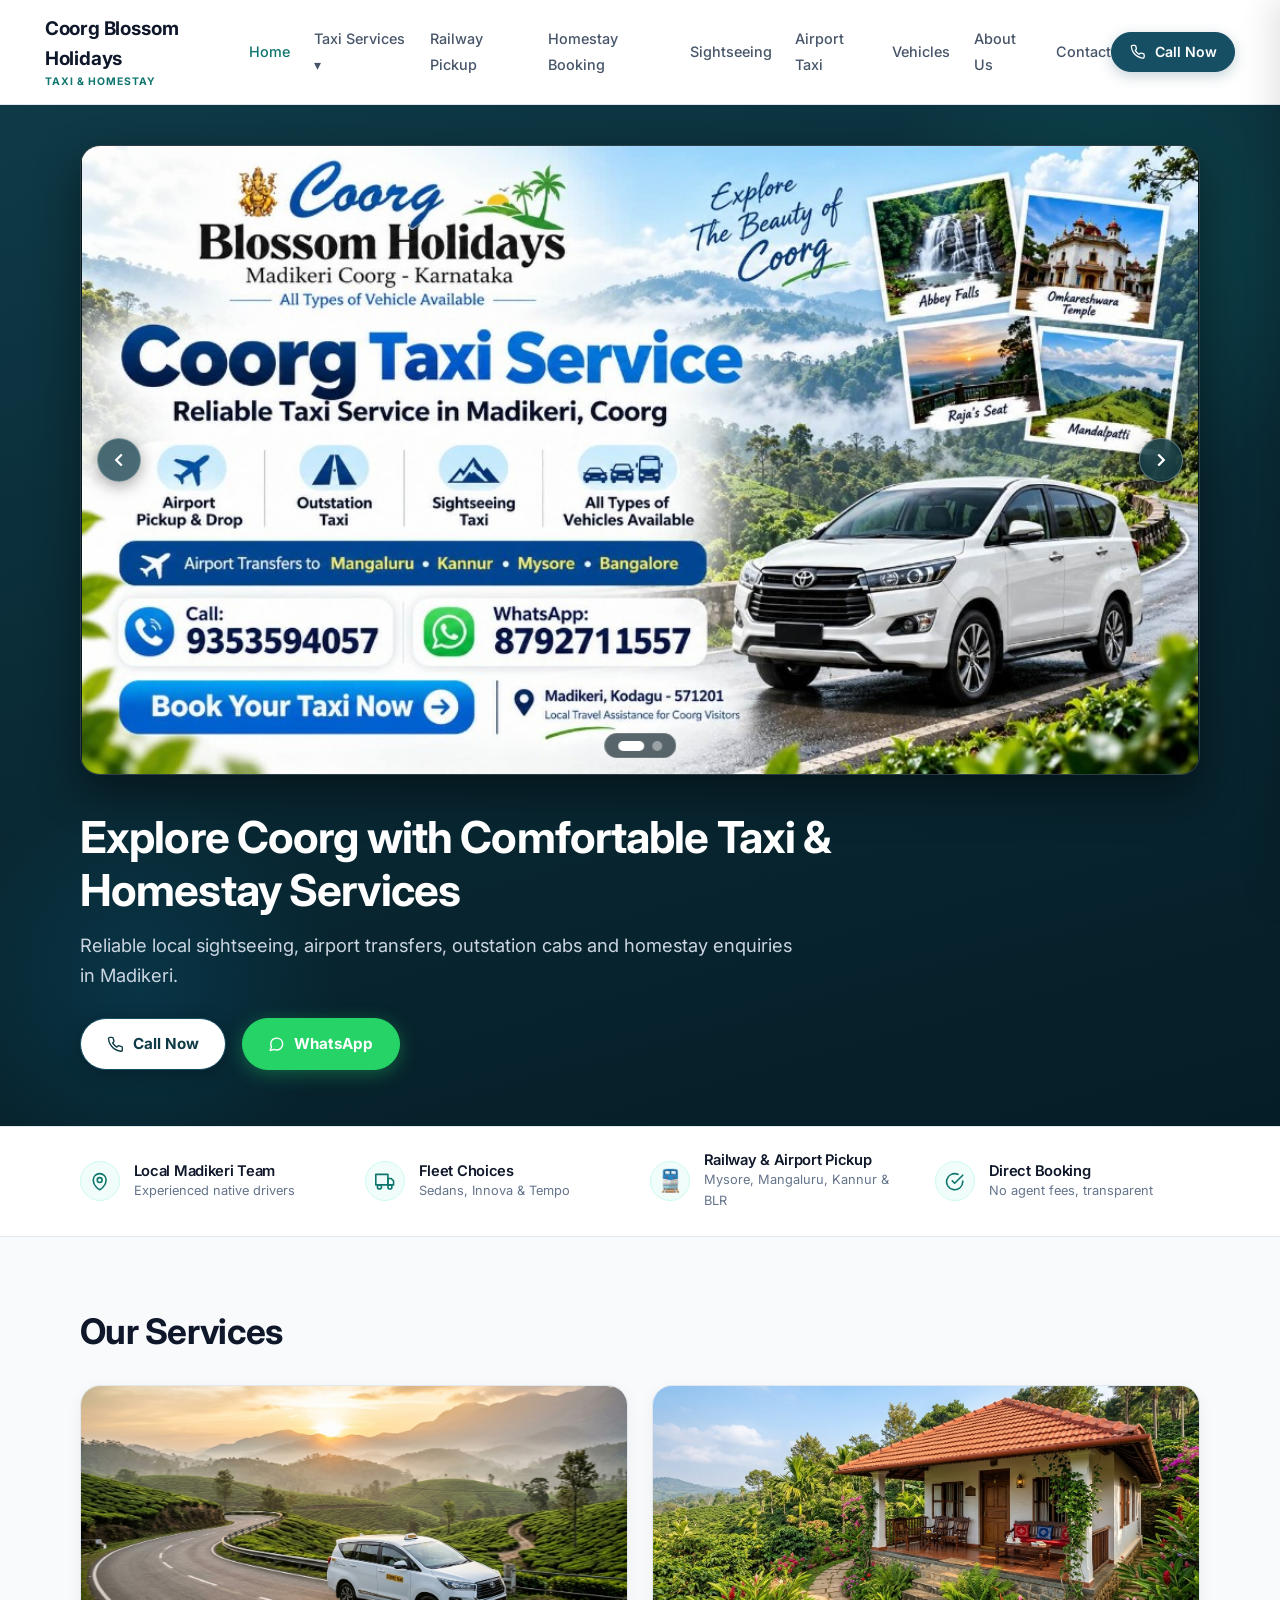
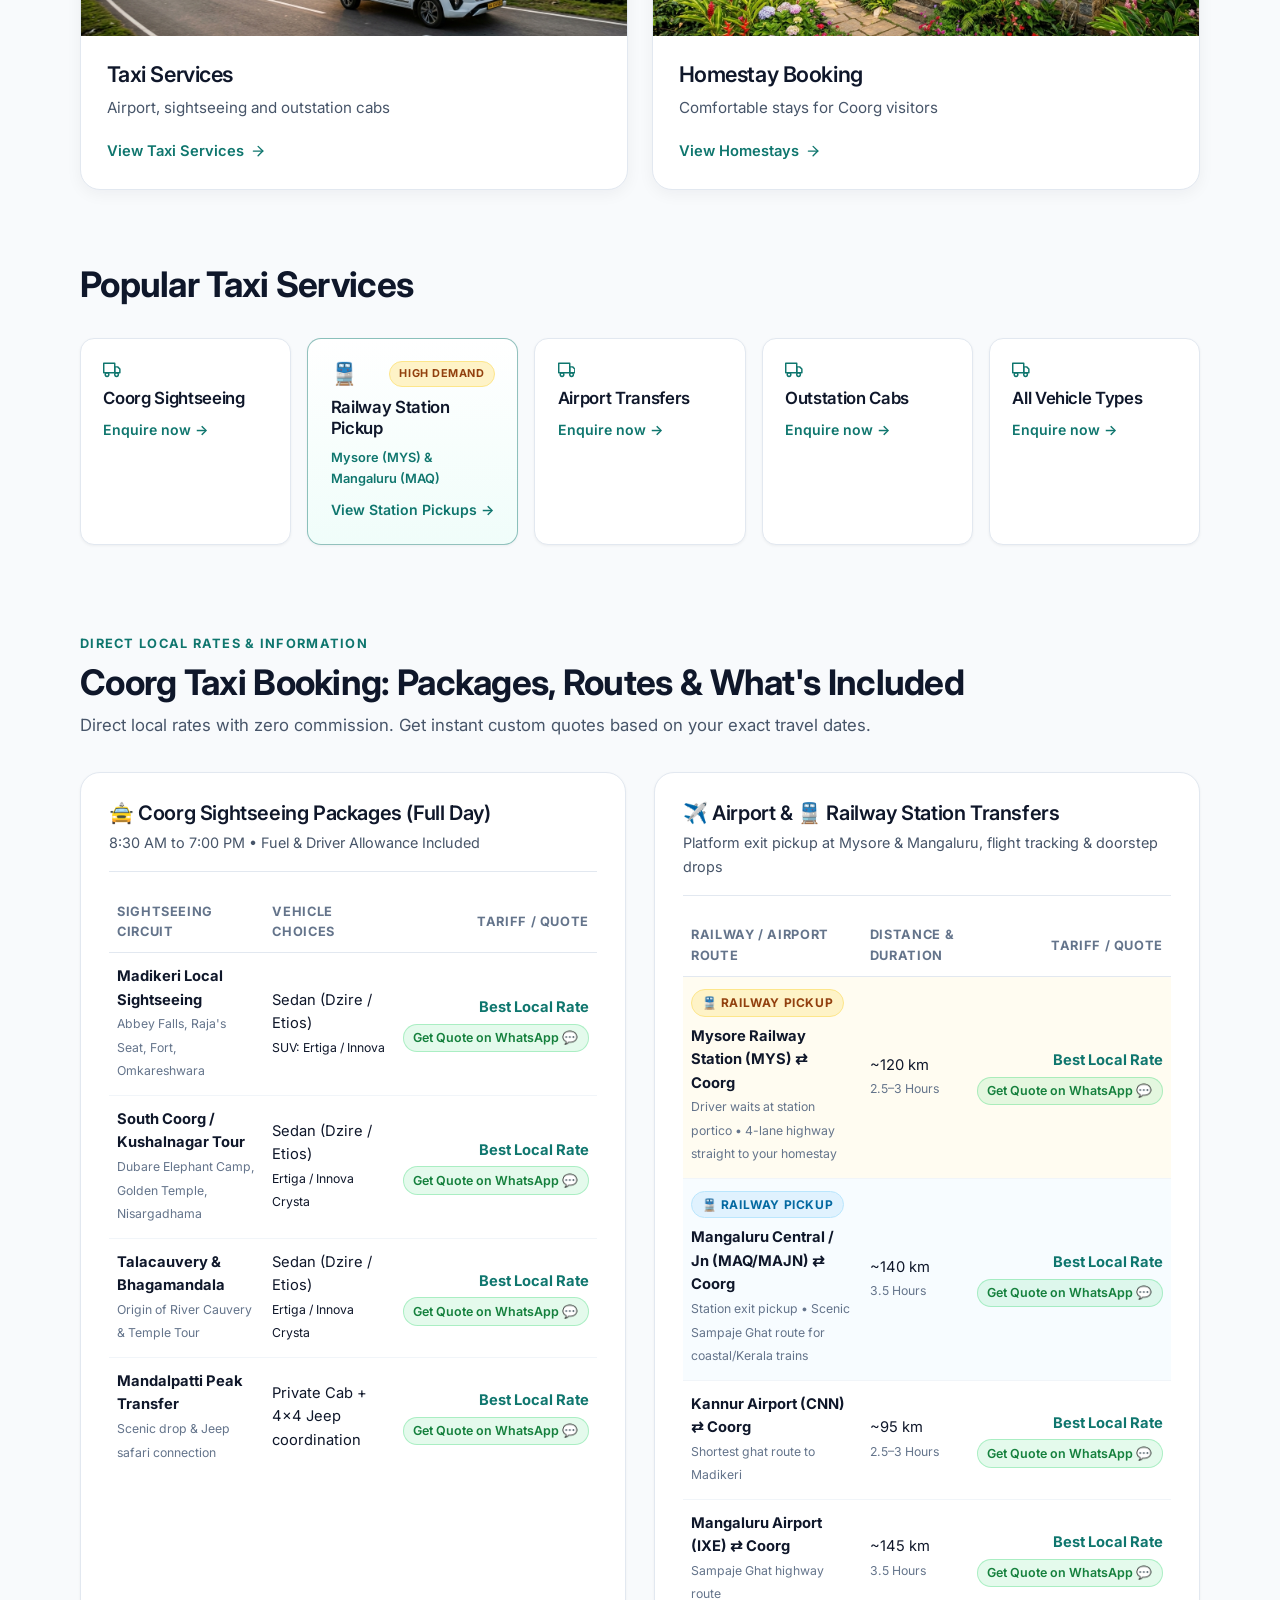
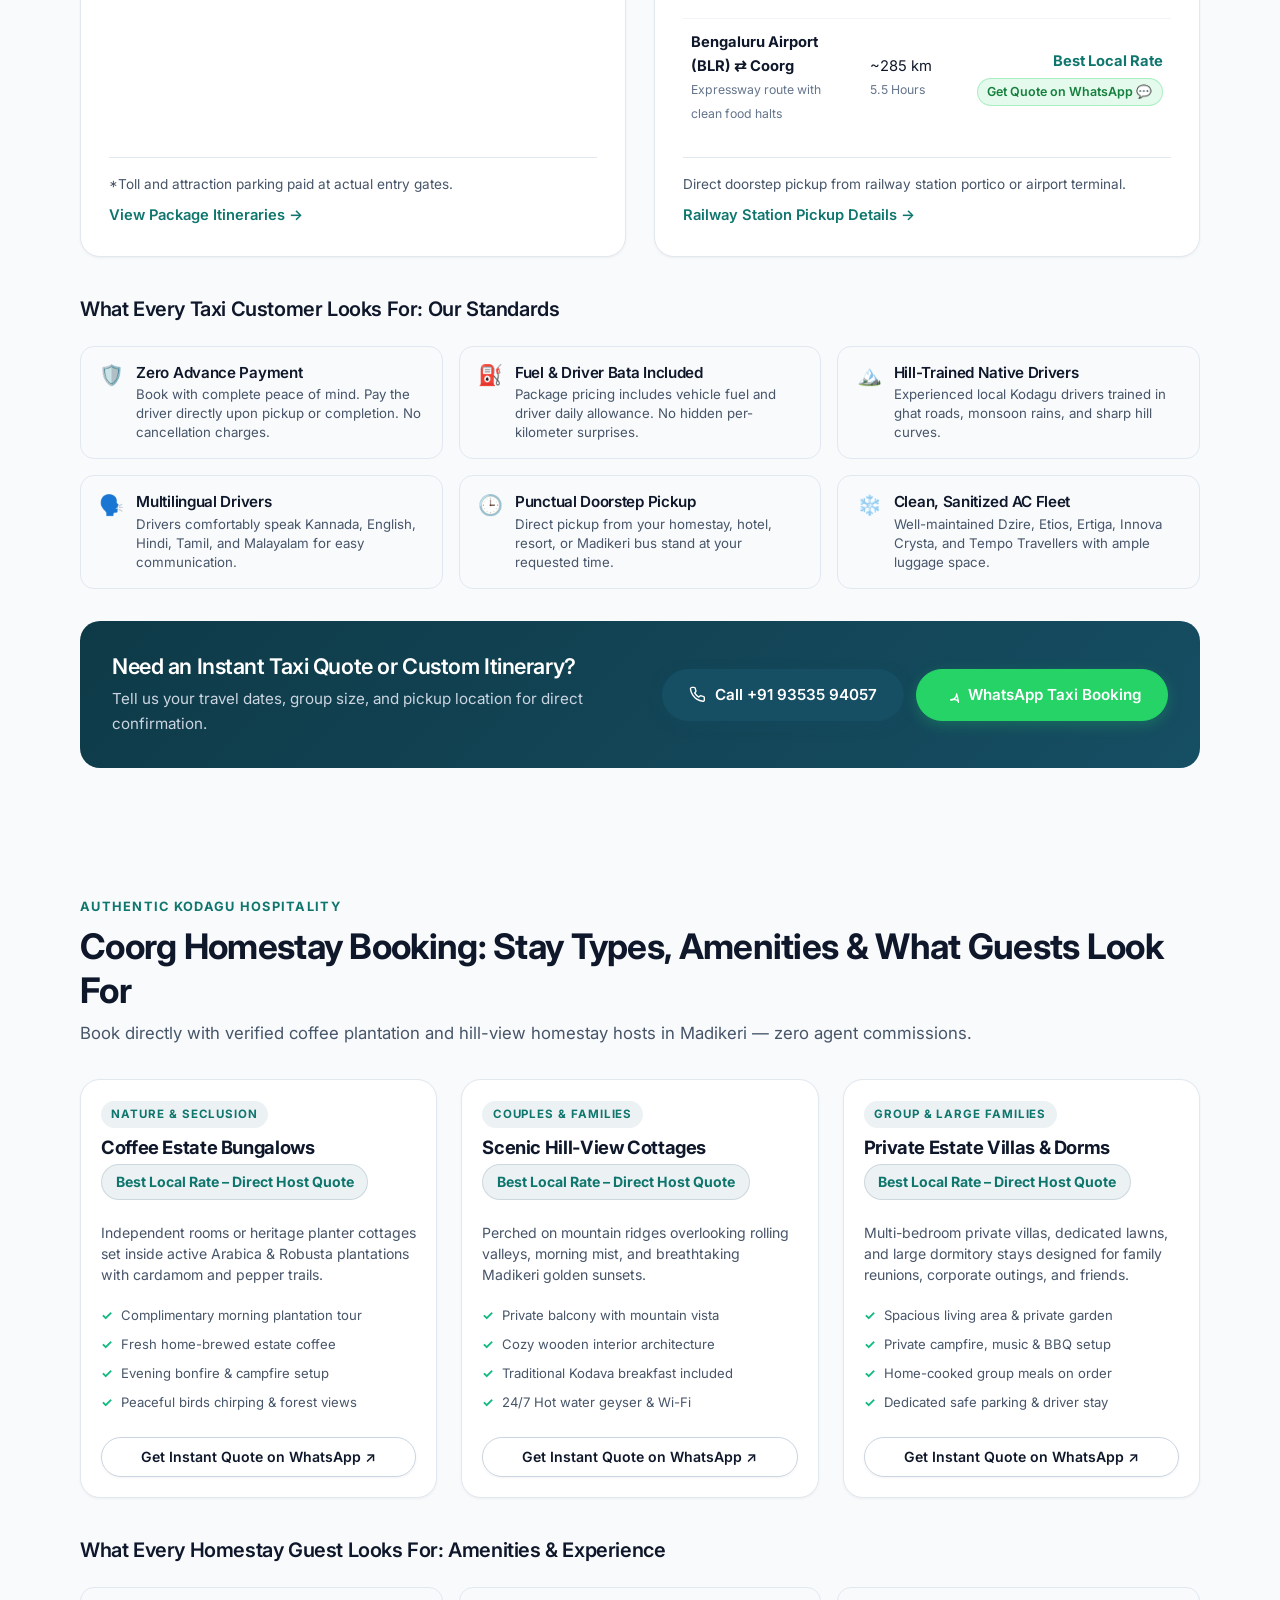
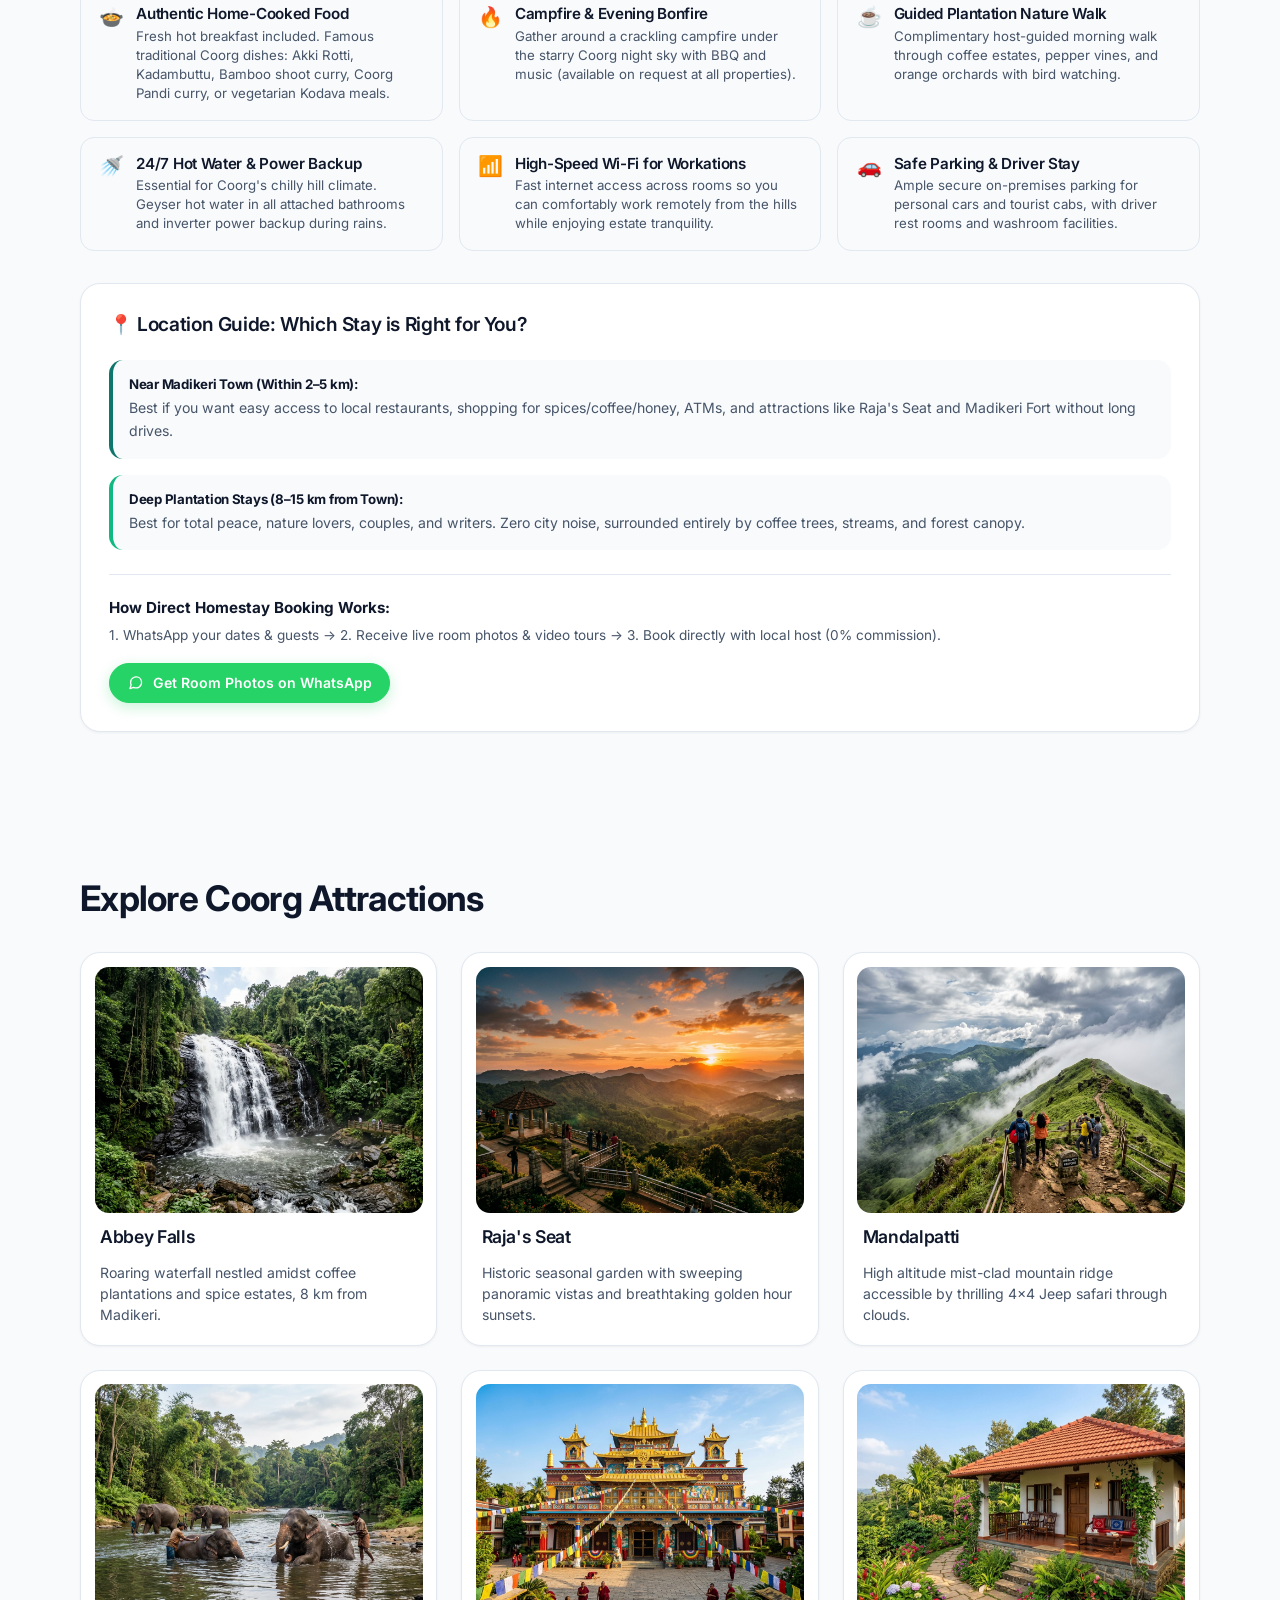
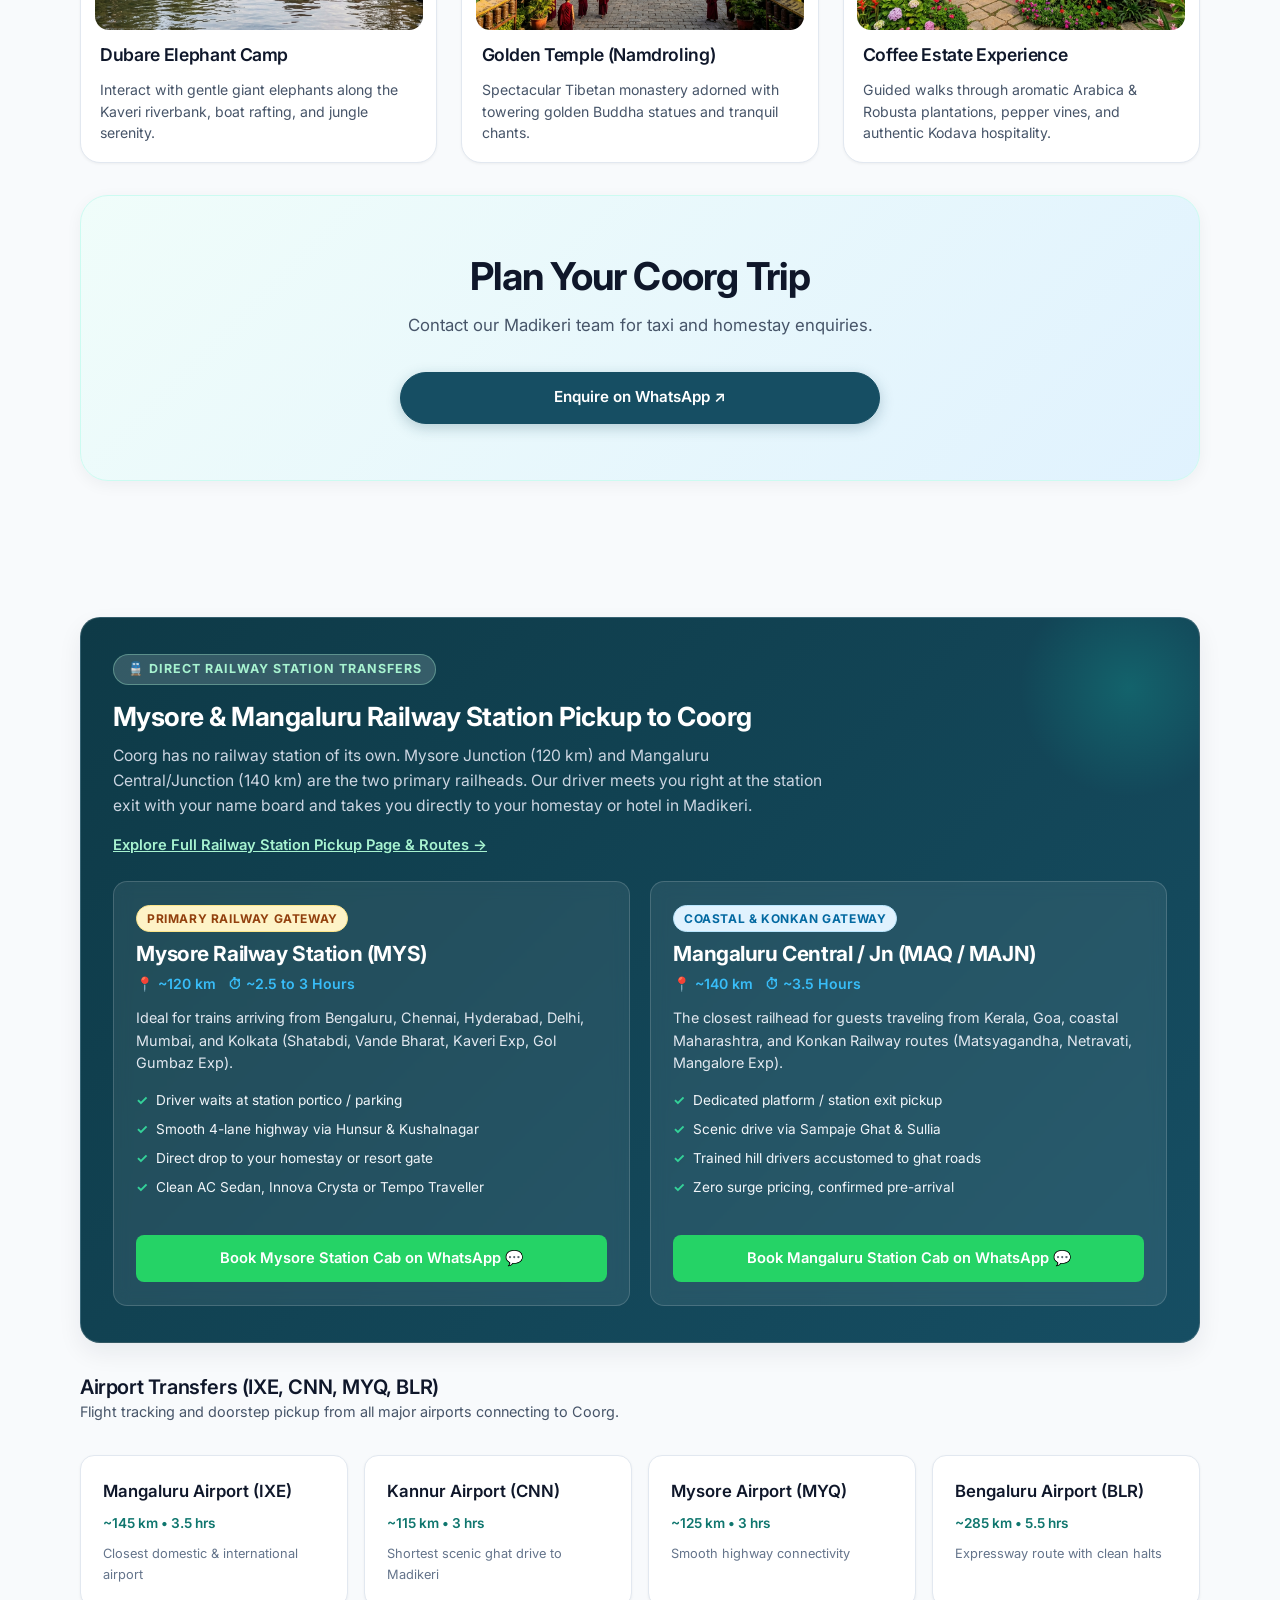
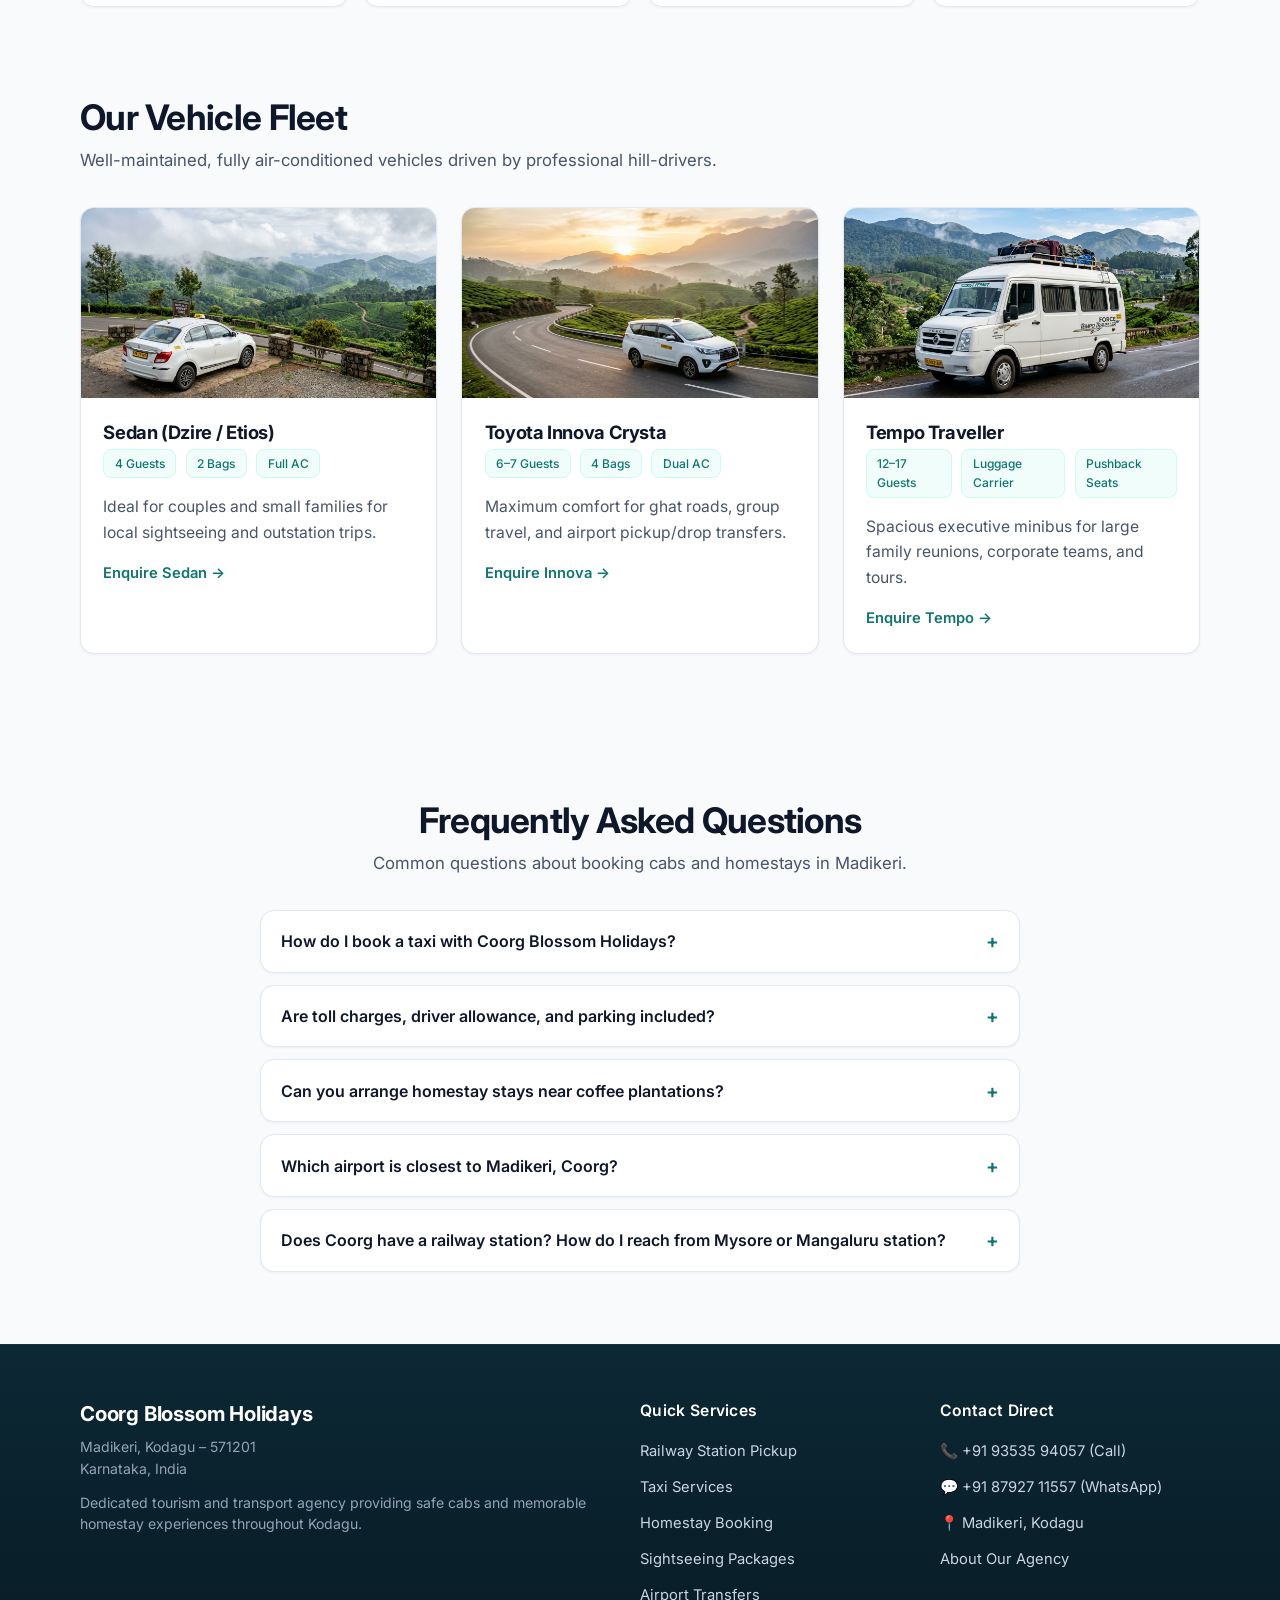
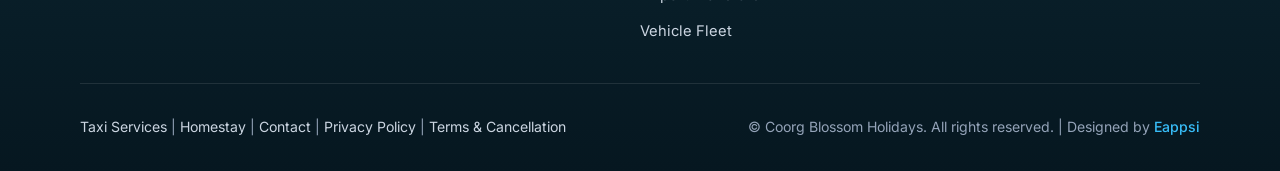
<file: index.html>
<!DOCTYPE html>
<html lang="en">
<head>
  <meta charset="UTF-8">
  <meta name="viewport" content="width=device-width, initial-scale=1.0">
  <title>Coorg Blossom Holidays – Taxi Services & Homestay Booking in Madikeri, Coorg</title>
  <meta name="description" content="Explore Coorg with comfortable taxi and homestay services. Reliable local sightseeing, airport transfers (Mangalore, Kannur, Mysore, Bangalore), outstation cabs, and scenic homestays in Madikeri.">
  <meta name="keywords" content="Coorg taxi service, Madikeri cab booking, Coorg sightseeing taxi, Homestay in Coorg, Bangalore airport to Coorg taxi, Mangalore to Coorg cab">
  
  <!-- Canonical & Open Graph (WhatsApp, Facebook, Social) -->
  <link rel="canonical" href="https://coorgblossomholidays.com/">
  <meta property="og:title" content="Coorg Blossom Holidays | Taxi Services & Homestay in Madikeri">
  <meta property="og:description" content="Reliable local sightseeing, airport cabs, and authentic estate homestays in Coorg. Direct booking via Call & WhatsApp.">
  <meta property="og:type" content="website">
  <meta property="og:url" content="https://coorgblossomholidays.com/">
  <meta property="og:image" content="https://coorgblossomholidays.com/assets/images/banner-taxi.jpg">
  <meta property="og:image:secure_url" content="https://coorgblossomholidays.com/assets/images/banner-taxi.jpg">
  <meta property="og:image:type" content="image/jpeg">
  <meta property="og:image:width" content="1024">
  <meta property="og:image:height" content="576">
  <meta property="og:image:alt" content="Coorg Blossom Holidays Taxi Services & Homestay">
  <meta property="og:site_name" content="Coorg Blossom Holidays">

  <!-- Twitter Card -->
  <meta name="twitter:card" content="summary_large_image">
  <meta name="twitter:title" content="Coorg Blossom Holidays | Taxi Services & Homestay in Madikeri">
  <meta name="twitter:description" content="Reliable local sightseeing, airport cabs, and authentic estate homestays in Coorg. Direct booking via Call & WhatsApp.">
  <meta name="twitter:image" content="https://coorgblossomholidays.com/assets/images/banner-taxi.jpg">
  
  <!-- Google Fonts: Inter -->
  <link rel="preconnect" href="https://fonts.googleapis.com">
  <link rel="preconnect" href="https://fonts.gstatic.com" crossorigin>
  <link href="https://fonts.googleapis.com/css2?family=Inter:wght@400;500;600;700&display=swap" rel="stylesheet">
  
  <!-- CSS Stylesheet -->
  <link rel="stylesheet" href="assets/css/style.css">

  <!-- Schema.org Structured Data -->
  <script type="application/ld+json">
  {
    "@context": "https://schema.org",
    "@type": "TravelAgency",
    "name": "Coorg Blossom Holidays",
    "image": "https://coorgblossomholidays.com/assets/images/banner-taxi.jpg",
    "telephone": "+919353594057",
    "address": {
      "@type": "PostalAddress",
      "addressLocality": "Madikeri",
      "addressRegion": "Kodagu, Karnataka",
      "postalCode": "571201",
      "addressCountry": "IN"
    },
    "priceRange": "₹₹",
    "openingHours": "Mo-Su 06:00-23:00"
  }
  </script>
</head>
<body>

  <div id="site-header"></div>

  <!-- ================= Hero Section ================= -->
  <main>
    <section class="section hero-section">
      <div class="container">
        <!-- Hero Interactive Banner Slider (Full Image Uncropped) -->
        <div class="hero-slider-wrapper">

          <!-- Slider Card -->
          <div class="hero-slider" id="hero-slider" tabindex="0" aria-label="Featured Coorg Blossom Holidays Services">
            <div class="hero-slides" id="hero-slides">
              <!-- Slide 1: Taxi Services -->
              <div class="hero-slide active" data-index="0" role="group" aria-roledescription="slide" aria-label="1 of 2: Coorg Taxi Service">
                <a href="taxi-services/index.html" class="hero-slide-link" title="Click to view Coorg Taxi Services, Sightseeing Packages & Fares">
                  <img src="assets/images/banner-taxi.jpg" alt="Coorg Taxi Service - Reliable Taxi Service in Madikeri Coorg, Airport Transfers, Sightseeing, Outstation" width="1024" height="576" fetchpriority="high">
                </a>
              </div>

              <!-- Slide 2: Homestay Booking -->
              <div class="hero-slide" data-index="1" role="group" aria-roledescription="slide" aria-label="2 of 2: Coorg Homestay Service">
                <a href="homestay-booking/index.html" class="hero-slide-link" title="Click to explore Coorg Homestay Booking, Coffee Estate & Family Stays">
                  <img src="assets/images/banner-homestay.jpg" alt="Coorg Homestay Service - Comfortable Homestay Booking in Madikeri Coorg, Family, Couple and Estate Stays" width="1024" height="576" loading="lazy">
                </a>
              </div>
            </div>

            <!-- Slider Navigation Arrows -->
            <button class="hero-nav-btn prev" id="hero-prev-btn" aria-label="Previous Service Banner">
              <svg viewBox="0 0 24 24"><polyline points="15 18 9 12 15 6"></polyline></svg>
            </button>
            <button class="hero-nav-btn next" id="hero-next-btn" aria-label="Next Service Banner">
              <svg viewBox="0 0 24 24"><polyline points="9 18 15 12 9 6"></polyline></svg>
            </button>

            <!-- Dots Indicators -->
            <div class="hero-indicators" id="hero-dots">
              <button class="hero-dot active" data-slide="0" aria-label="Go to Slide 1: Taxi Services"></button>
              <button class="hero-dot" data-slide="1" aria-label="Go to Slide 2: Homestay Booking"></button>
            </div>
          </div>
        </div>

        <!-- Hero Content -->
        <div class="hero-content">
          <h1 class="hero-title">Explore Coorg with Comfortable Taxi & Homestay Services</h1>
          <p class="hero-subtitle">Reliable local sightseeing, airport transfers, outstation cabs and homestay enquiries in Madikeri.</p>
          <div class="hero-buttons">
            <a href="tel:+919353594057" class="btn btn-white">
              <svg class="icon" viewBox="0 0 24 24"><path d="M22 16.92v3a2 2 0 0 1-2.18 2 19.79 19.79 0 0 1-8.63-3.07 19.5 19.5 0 0 1-6-6 19.79 19.79 0 0 1-3.07-8.67A2 2 0 0 1 4.11 2h3a2 2 0 0 1 2 1.72 12.84 12.84 0 0 0 .7 2.81 2 2 0 0 1-.45 2.11L8.09 9.91a16 16 0 0 0 6 6l1.27-1.27a2 2 0 0 1 2.11-.45 12.84 12.84 0 0 0 2.81.7A2 2 0 0 1 22 16.92z"/></svg>
              Call Now
            </a>
            <a href="https://wa.me/918792711557?text=Hello%20Coorg%20Blossom%20Holidays%2C%20I%20would%20like%20to%20enquire%20about%20taxi%20and%20homestay%20services" class="btn btn-whatsapp" target="_blank" rel="noopener">
              <svg class="icon" viewBox="0 0 24 24"><path d="M21 11.5a8.38 8.38 0 0 1-.9 3.8 8.5 8.5 0 0 1-7.6 4.7 8.38 8.38 0 0 1-3.8-.9L3 21l1.9-5.7a8.38 8.38 0 0 1-.9-3.8 8.5 8.5 0 0 1 4.7-7.6 8.38 8.38 0 0 1 3.8-.9h.5a8.48 8.48 0 0 1 8 8v.5z"/></svg>
              WhatsApp
            </a>
          </div>
        </div>
      </div>
    </section>

    <!-- ================= Trust Strip ================= -->
    <div class="trust-bar">
      <div class="container">
        <div class="trust-grid">
          <div class="trust-item">
            <div class="trust-icon">
              <svg class="icon" viewBox="0 0 24 24"><path d="M12 22s-8-4.5-8-11.8A8 8 0 0 1 12 2a8 8 0 0 1 8 8.2c0 7.3-8 11.8-8 11.8z"/><circle cx="12" cy="10" r="3"/></svg>
            </div>
            <div class="trust-text">
              <h4>Local Madikeri Team</h4>
              <p>Experienced native drivers</p>
            </div>
          </div>
          <div class="trust-item">
            <div class="trust-icon">
              <svg class="icon" viewBox="0 0 24 24"><rect x="1" y="3" width="15" height="13"></rect><polygon points="16 8 20 8 23 11 23 16 16 16 16 8"></polygon><circle cx="5.5" cy="18.5" r="2.5"></circle><circle cx="18.5" cy="18.5" r="2.5"></circle></svg>
            </div>
            <div class="trust-text">
              <h4>Fleet Choices</h4>
              <p>Sedans, Innova & Tempo</p>
            </div>
          </div>
          <div class="trust-item">
            <div class="trust-icon">
              <span style="font-size: 1.35rem; line-height: 1;">🚆</span>
            </div>
            <div class="trust-text">
              <h4>Railway & Airport Pickup</h4>
              <p>Mysore, Mangaluru, Kannur & BLR</p>
            </div>
          </div>
          <div class="trust-item">
            <div class="trust-icon">
              <svg class="icon" viewBox="0 0 24 24"><path d="M22 11.08V12a10 10 0 1 1-5.93-9.14"></path><polyline points="22 4 12 14.01 9 11.01"></polyline></svg>
            </div>
            <div class="trust-text">
              <h4>Direct Booking</h4>
              <p>No agent fees, transparent</p>
            </div>
          </div>
        </div>
      </div>
    </div>

    <!-- ================= Our Services (Two Large Cards) ================= -->
    <section class="section">
      <div class="container">
        <div class="section-header">
          <h2>Our Services</h2>
        </div>
        
        <div class="services-grid">
          <!-- Card 1: Taxi Services -->
          <article class="service-card-large">
            <div class="service-card-media">
              <img src="assets/images/taxi-services.jpg" alt="Toyota Innova cab in Coorg ghats" loading="lazy">
            </div>
            <div class="service-card-body">
              <h3>Taxi Services</h3>
              <p>Airport, sightseeing and outstation cabs</p>
              <a href="taxi-services/index.html" class="service-card-link">
                View Taxi Services
                <svg class="icon" viewBox="0 0 24 24"><line x1="5" y1="12" x2="19" y2="12"></line><polyline points="12 5 19 12 12 19"></polyline></svg>
              </a>
            </div>
          </article>

          <!-- Card 2: Homestay Booking -->
          <article class="service-card-large">
            <div class="service-card-media">
              <img src="assets/images/homestay.jpg" alt="Traditional Coorg plantation homestay bungalow" loading="lazy">
            </div>
            <div class="service-card-body">
              <h3>Homestay Booking</h3>
              <p>Comfortable stays for Coorg visitors</p>
              <a href="homestay-booking/index.html" class="service-card-link">
                View Homestays
                <svg class="icon" viewBox="0 0 24 24"><line x1="5" y1="12" x2="19" y2="12"></line><polyline points="12 5 19 12 12 19"></polyline></svg>
              </a>
            </div>
          </article>
        </div>
      </div>
    </section>

    <!-- ================= Popular Taxi Services ================= -->
    <section class="section" style="padding-top: 0;">
      <div class="container">
        <div class="section-header">
          <h2>Popular Taxi Services</h2>
        </div>

        <div class="popular-taxi-grid">
          <!-- Item 1: Coorg Sightseeing -->
          <a href="coorg-sightseeing-taxi/index.html" class="taxi-sub-card">
            <svg class="taxi-sub-icon icon" viewBox="0 0 24 24"><rect x="1" y="3" width="15" height="13"></rect><polygon points="16 8 20 8 23 11 23 16 16 16 16 8"></polygon><circle cx="5.5" cy="18.5" r="2.5"></circle><circle cx="18.5" cy="18.5" r="2.5"></circle></svg>
            <h4>Coorg Sightseeing</h4>
            <span class="taxi-sub-link">Enquire now →</span>
          </a>

          <!-- Item: Railway Station Pickups (Highlighted) -->
          <a href="railway-station-pickup/index.html" class="taxi-sub-card" style="border-color: rgba(15, 118, 110, 0.45); background: linear-gradient(to bottom, #ffffff, #f0fdfa);">
            <div style="display: flex; align-items: center; justify-content: space-between;">
              <span style="font-size: 1.35rem; line-height: 1;">🚆</span>
              <span class="railway-station-tag tag-mysore" style="margin: 0; font-size: 0.68rem;">HIGH DEMAND</span>
            </div>
            <h4>Railway Station Pickup</h4>
            <span style="font-size: 0.8rem; color: var(--forest-teal); font-weight: 600;">Mysore (MYS) &amp; Mangaluru (MAQ)</span>
            <span class="taxi-sub-link">View Station Pickups →</span>
          </a>

          <!-- Item 2: Airport Transfers -->
          <a href="airport-taxi/index.html" class="taxi-sub-card">
            <svg class="taxi-sub-icon icon" viewBox="0 0 24 24"><rect x="1" y="3" width="15" height="13"></rect><polygon points="16 8 20 8 23 11 23 16 16 16 8"></polygon><circle cx="5.5" cy="18.5" r="2.5"></circle><circle cx="18.5" cy="18.5" r="2.5"></circle></svg>
            <h4>Airport Transfers</h4>
            <span class="taxi-sub-link">Enquire now →</span>
          </a>

          <!-- Item 3: Outstation Cabs -->
          <a href="outstation-taxi/index.html" class="taxi-sub-card">
            <svg class="taxi-sub-icon icon" viewBox="0 0 24 24"><rect x="1" y="3" width="15" height="13"></rect><polygon points="16 8 20 8 23 11 23 16 16 16 8"></polygon><circle cx="5.5" cy="18.5" r="2.5"></circle><circle cx="18.5" cy="18.5" r="2.5"></circle></svg>
            <h4>Outstation Cabs</h4>
            <span class="taxi-sub-link">Enquire now →</span>
          </a>

          <!-- Item 4: All Vehicle Types -->
          <a href="our-vehicles/index.html" class="taxi-sub-card">
            <svg class="taxi-sub-icon icon" viewBox="0 0 24 24"><rect x="1" y="3" width="15" height="13"></rect><polygon points="16 8 20 8 23 11 23 16 16 16 8"></polygon><circle cx="5.5" cy="18.5" r="2.5"></circle><circle cx="18.5" cy="18.5" r="2.5"></circle></svg>
            <h4>All Vehicle Types</h4>
            <span class="taxi-sub-link">Enquire now →</span>
          </a>
        </div>
      </div>
    </section>

    <!-- ================= Section: Transparent Taxi Booking Fares & Customer Guide ================= -->
    <section class="section" style="padding-top: 1rem; background-color: var(--surface-bg);">
      <div class="container">
        <div class="section-header">
          <p style="text-transform: uppercase; letter-spacing: 0.1em; font-size: 0.8rem; margin-bottom: 0.4rem; color: var(--forest-teal); font-weight: 700;">Direct Local Rates & Information</p>
          <h2>Coorg Taxi Booking: Packages, Routes & What's Included</h2>
          <p>Direct local rates with zero commission. Get instant custom quotes based on your exact travel dates.</p>
        </div>

        <!-- Fare Tables -->
        <div class="fare-card-group">
          <!-- Local Sightseeing Fares -->
          <div class="fare-box">
            <div class="fare-box-header">
              <h3>🚖 Coorg Sightseeing Packages (Full Day)</h3>
              <p>8:30 AM to 7:00 PM • Fuel & Driver Allowance Included</p>
            </div>
            <table class="pricing-table">
              <thead>
                <tr>
                  <th>Sightseeing Circuit</th>
                  <th>Vehicle Choices</th>
                  <th style="text-align: right;">Tariff / Quote</th>
                </tr>
              </thead>
              <tbody>
                <tr>
                  <td>
                    <strong>Madikeri Local Sightseeing</strong><br>
                    <small style="color: var(--text-muted);">Abbey Falls, Raja's Seat, Fort, Omkareshwara</small>
                  </td>
                  <td>Sedan (Dzire / Etios)<br><small>SUV: Ertiga / Innova</small></td>
                  <td class="fare-price">
                    <a href="https://wa.me/918792711557?text=Hello%20Coorg%20Blossom%20Holidays%2C%20please%20quote%20best%20local%20rate%20for%20Madikeri%20Local%20Sightseeing%20Taxi" class="table-quote-btn" target="_blank" rel="noopener">
                      <span class="rate-highlight">Best Local Rate</span>
                      <span class="rate-action">Get Quote on WhatsApp 💬</span>
                    </a>
                  </td>
                </tr>
                <tr>
                  <td>
                    <strong>South Coorg / Kushalnagar Tour</strong><br>
                    <small style="color: var(--text-muted);">Dubare Elephant Camp, Golden Temple, Nisargadhama</small>
                  </td>
                  <td>Sedan (Dzire / Etios)<br><small>Ertiga / Innova Crysta</small></td>
                  <td class="fare-price">
                    <a href="https://wa.me/918792711557?text=Hello%20Coorg%20Blossom%20Holidays%2C%20please%20quote%20best%20local%20rate%20for%20South%20Coorg%20Tour%20Taxi" class="table-quote-btn" target="_blank" rel="noopener">
                      <span class="rate-highlight">Best Local Rate</span>
                      <span class="rate-action">Get Quote on WhatsApp 💬</span>
                    </a>
                  </td>
                </tr>
                <tr>
                  <td>
                    <strong>Talacauvery & Bhagamandala</strong><br>
                    <small style="color: var(--text-muted);">Origin of River Cauvery & Temple Tour</small>
                  </td>
                  <td>Sedan (Dzire / Etios)<br><small>Ertiga / Innova Crysta</small></td>
                  <td class="fare-price">
                    <a href="https://wa.me/918792711557?text=Hello%20Coorg%20Blossom%20Holidays%2C%20please%20quote%20best%20local%20rate%20for%20Talacauvery%20Taxi" class="table-quote-btn" target="_blank" rel="noopener">
                      <span class="rate-highlight">Best Local Rate</span>
                      <span class="rate-action">Get Quote on WhatsApp 💬</span>
                    </a>
                  </td>
                </tr>
                <tr>
                  <td>
                    <strong>Mandalpatti Peak Transfer</strong><br>
                    <small style="color: var(--text-muted);">Scenic drop & Jeep safari connection</small>
                  </td>
                  <td>Private Cab + 4x4 Jeep coordination</td>
                  <td class="fare-price">
                    <a href="https://wa.me/918792711557?text=Hello%20Coorg%20Blossom%20Holidays%2C%20please%20quote%20best%20local%20rate%20for%20Mandalpatti%20Peak%20Transfer" class="table-quote-btn" target="_blank" rel="noopener">
                      <span class="rate-highlight">Best Local Rate</span>
                      <span class="rate-action">Get Quote on WhatsApp 💬</span>
                    </a>
                  </td>
                </tr>
              </tbody>
            </table>
            <div style="margin-top: auto; padding-top: 1rem; border-top: 1px solid var(--border-subtle); display: flex; justify-content: space-between; align-items: center; flex-wrap: wrap; gap: 0.5rem;">
              <span style="font-size: 0.85rem; color: var(--text-secondary);">*Toll and attraction parking paid at actual entry gates.</span>
              <a href="coorg-sightseeing-taxi/index.html" class="service-card-link" style="margin-top:0;">View Package Itineraries →</a>
            </div>
          </div>

          <!-- Airport & Railway Station Transfers Fares -->
          <div class="fare-box">
            <div class="fare-box-header">
              <h3>✈️ Airport &amp; 🚆 Railway Station Transfers</h3>
              <p>Platform exit pickup at Mysore &amp; Mangaluru, flight tracking &amp; doorstep drops</p>
            </div>
            <table class="pricing-table">
              <thead>
                <tr>
                  <th>Railway / Airport Route</th>
                  <th>Distance &amp; Duration</th>
                  <th style="text-align: right;">Tariff / Quote</th>
                </tr>
              </thead>
              <tbody>
                <tr style="background-color: rgba(254, 243, 199, 0.25);">
                  <td>
                    <span class="railway-station-tag tag-mysore">🚆 RAILWAY PICKUP</span><br>
                    <strong>Mysore Railway Station (MYS) ⇄ Coorg</strong><br>
                    <small style="color: var(--text-muted);">Driver waits at station portico • 4-lane highway straight to your homestay</small>
                  </td>
                  <td>~120 km<br><small style="color:var(--text-muted);">2.5–3 Hours</small></td>
                  <td class="fare-price">
                    <a href="https://wa.me/918792711557?text=Hello%20Coorg%20Blossom%20Holidays%2C%20please%20quote%20best%20local%20rate%20for%20Mysore%20Railway%20Station%20(MYS)%20to%20Coorg%20taxi" class="table-quote-btn" target="_blank" rel="noopener">
                      <span class="rate-highlight">Best Local Rate</span>
                      <span class="rate-action">Get Quote on WhatsApp 💬</span>
                    </a>
                  </td>
                </tr>
                <tr style="background-color: rgba(224, 242, 254, 0.25);">
                  <td>
                    <span class="railway-station-tag tag-mangalore">🚆 RAILWAY PICKUP</span><br>
                    <strong>Mangaluru Central / Jn (MAQ/MAJN) ⇄ Coorg</strong><br>
                    <small style="color: var(--text-muted);">Station exit pickup • Scenic Sampaje Ghat route for coastal/Kerala trains</small>
                  </td>
                  <td>~140 km<br><small style="color:var(--text-muted);">3.5 Hours</small></td>
                  <td class="fare-price">
                    <a href="https://wa.me/918792711557?text=Hello%20Coorg%20Blossom%20Holidays%2C%20please%20quote%20best%20local%20rate%20for%20Mangaluru%20Railway%20Station%20(MAQ/MAJN)%20to%20Coorg%20taxi" class="table-quote-btn" target="_blank" rel="noopener">
                      <span class="rate-highlight">Best Local Rate</span>
                      <span class="rate-action">Get Quote on WhatsApp 💬</span>
                    </a>
                  </td>
                </tr>
                <tr>
                  <td>
                    <strong>Kannur Airport (CNN) ⇄ Coorg</strong><br>
                    <small style="color: var(--text-muted);">Shortest ghat route to Madikeri</small>
                  </td>
                  <td>~95 km<br><small style="color:var(--text-muted);">2.5–3 Hours</small></td>
                  <td class="fare-price">
                    <a href="https://wa.me/918792711557?text=Hello%20Coorg%20Blossom%20Holidays%2C%20please%20quote%20best%20local%20rate%20for%20Kannur%20Airport%20to%20Coorg%20taxi" class="table-quote-btn" target="_blank" rel="noopener">
                      <span class="rate-highlight">Best Local Rate</span>
                      <span class="rate-action">Get Quote on WhatsApp 💬</span>
                    </a>
                  </td>
                </tr>
                <tr>
                  <td>
                    <strong>Mangaluru Airport (IXE) ⇄ Coorg</strong><br>
                    <small style="color: var(--text-muted);">Sampaje Ghat highway route</small>
                  </td>
                  <td>~145 km<br><small style="color:var(--text-muted);">3.5 Hours</small></td>
                  <td class="fare-price">
                    <a href="https://wa.me/918792711557?text=Hello%20Coorg%20Blossom%20Holidays%2C%20please%20quote%20best%20local%20rate%20for%20Mangaluru%20Airport%20to%20Coorg%20taxi" class="table-quote-btn" target="_blank" rel="noopener">
                      <span class="rate-highlight">Best Local Rate</span>
                      <span class="rate-action">Get Quote on WhatsApp 💬</span>
                    </a>
                  </td>
                </tr>
                <tr>
                  <td>
                    <strong>Bengaluru Airport (BLR) ⇄ Coorg</strong><br>
                    <small style="color: var(--text-muted);">Expressway route with clean food halts</small>
                  </td>
                  <td>~285 km<br><small style="color:var(--text-muted);">5.5 Hours</small></td>
                  <td class="fare-price">
                    <a href="https://wa.me/918792711557?text=Hello%20Coorg%20Blossom%20Holidays%2C%20please%20quote%20best%20local%20rate%20for%20Bengaluru%20Airport%20to%20Coorg%20taxi" class="table-quote-btn" target="_blank" rel="noopener">
                      <span class="rate-highlight">Best Local Rate</span>
                      <span class="rate-action">Get Quote on WhatsApp 💬</span>
                    </a>
                  </td>
                </tr>
              </tbody>
            </table>
            <div style="margin-top: auto; padding-top: 1rem; border-top: 1px solid var(--border-subtle); display: flex; justify-content: space-between; align-items: center; flex-wrap: wrap; gap: 0.5rem;">
              <span style="font-size: 0.85rem; color: var(--text-secondary);">Direct doorstep pickup from railway station portico or airport terminal.</span>
              <a href="railway-station-pickup/index.html" class="service-card-link" style="margin-top:0;">Railway Station Pickup Details →</a>
            </div>
          </div>
        </div>

        <!-- Taxi Customer Checklist (What customers look for) -->
        <div style="margin-top: 2.5rem;">
          <h3 style="font-size: 1.25rem; margin-bottom: 0.75rem;">What Every Taxi Customer Looks For: Our Standards</h3>
          <div class="checklist-grid">
            <div class="checklist-item">
              <span class="chk-icon">🛡️</span>
              <div>
                <h5>Zero Advance Payment</h5>
                <p>Book with complete peace of mind. Pay the driver directly upon pickup or completion. No cancellation charges.</p>
              </div>
            </div>
            <div class="checklist-item">
              <span class="chk-icon">⛽</span>
              <div>
                <h5>Fuel & Driver Bata Included</h5>
                <p>Package pricing includes vehicle fuel and driver daily allowance. No hidden per-kilometer surprises.</p>
              </div>
            </div>
            <div class="checklist-item">
              <span class="chk-icon">🏔️</span>
              <div>
                <h5>Hill-Trained Native Drivers</h5>
                <p>Experienced local Kodagu drivers trained in ghat roads, monsoon rains, and sharp hill curves.</p>
              </div>
            </div>
            <div class="checklist-item">
              <span class="chk-icon">🗣️</span>
              <div>
                <h5>Multilingual Drivers</h5>
                <p>Drivers comfortably speak Kannada, English, Hindi, Tamil, and Malayalam for easy communication.</p>
              </div>
            </div>
            <div class="checklist-item">
              <span class="chk-icon">🕒</span>
              <div>
                <h5>Punctual Doorstep Pickup</h5>
                <p>Direct pickup from your homestay, hotel, resort, or Madikeri bus stand at your requested time.</p>
              </div>
            </div>
            <div class="checklist-item">
              <span class="chk-icon">❄️</span>
              <div>
                <h5>Clean, Sanitized AC Fleet</h5>
                <p>Well-maintained Dzire, Etios, Ertiga, Innova Crysta, and Tempo Travellers with ample luggage space.</p>
              </div>
            </div>
          </div>
        </div>

        <!-- Taxi Direct Booking Action Banner -->
        <div class="action-banner">
          <div>
            <h3>Need an Instant Taxi Quote or Custom Itinerary?</h3>
            <p>Tell us your travel dates, group size, and pickup location for direct confirmation.</p>
          </div>
          <div class="action-banner-btns">
            <a href="tel:+919353594057" class="btn btn-white">
              <svg class="icon" viewBox="0 0 24 24"><path d="M22 16.92v3a2 2 0 0 1-2.18 2 19.79 19.79 0 0 1-8.63-3.07 19.5 19.5 0 0 1-6-6 19.79 19.79 0 0 1-3.07-8.67A2 2 0 0 1 4.11 2h3a2 2 0 0 1 2 1.72 12.84 12.84 0 0 0 .7 2.81 2 2 0 0 1-.45 2.11L8.09 9.91a16 16 0 0 0 6 6l1.27-1.27a2 2 0 0 1 2.11-.45 12.84 12.84 0 0 0 2.81.7A2 2 0 0 1 22 16.92z"/></svg>
              Call +91 93535 94057
            </a>
            <a href="https://wa.me/918792711557?text=Hello%20Coorg%20Blossom%20Holidays%2C%20I%20would%20like%20to%20book%20a%20taxi%20in%20Coorg" class="btn btn-whatsapp" target="_blank" rel="noopener">
              <svg class="icon" viewBox="0 0 24 24"><path d="M21 11.5a8.38 8.38 0 0 1-.9 3.8 8.5 8.5 0 0 1-7.6 4.7 8.38 8.38 0 0 1 3.8-.9h.5a8.48 8.48 0 0 1 8 8v.5z"/></svg>
              WhatsApp Taxi Booking
            </a>
          </div>
        </div>
      </div>
    </section>

    <!-- ================= Section: Coorg Homestay Booking Guide & Amenities Checklist ================= -->
    <section class="section" style="padding-top: 3.5rem;">
      <div class="container">
        <div class="section-header">
          <p style="text-transform: uppercase; letter-spacing: 0.1em; font-size: 0.8rem; margin-bottom: 0.4rem; color: var(--forest-teal); font-weight: 700;">Authentic Kodagu Hospitality</p>
          <h2>Coorg Homestay Booking: Stay Types, Amenities & What Guests Look For</h2>
          <p>Book directly with verified coffee plantation and hill-view homestay hosts in Madikeri — zero agent commissions.</p>
        </div>

        <!-- Homestay Categories Grid -->
        <div class="stay-types-grid">
          <!-- Type 1: Coffee Estate Bungalow -->
          <div class="stay-type-card">
            <div class="stay-type-header">
              <span class="stay-badge">Nature & Seclusion</span>
              <h4>Coffee Estate Bungalows</h4>
              <div class="stay-tariff stay-quote-pill">Best Local Rate – Direct Host Quote</div>
            </div>
            <div class="stay-type-body">
              <p>Independent rooms or heritage planter cottages set inside active Arabica & Robusta plantations with cardamom and pepper trails.</p>
              <ul class="stay-feature-list">
                <li>Complimentary morning plantation tour</li>
                <li>Fresh home-brewed estate coffee</li>
                <li>Evening bonfire & campfire setup</li>
                <li>Peaceful birds chirping & forest views</li>
              </ul>
              <a href="https://wa.me/918792711557?text=Hello%20Coorg%20Blossom%20Holidays%2C%20please%20share%20the%20best%20local%20rate%20for%20Coffee%20Estate%20Homestay" class="btn btn-outline btn-block btn-sm" target="_blank" rel="noopener">Get Instant Quote on WhatsApp ↗</a>
            </div>
          </div>

          <!-- Type 2: Scenic Hill-View Cottage -->
          <div class="stay-type-card">
            <div class="stay-type-header">
              <span class="stay-badge">Couples & Families</span>
              <h4>Scenic Hill-View Cottages</h4>
              <div class="stay-tariff stay-quote-pill">Best Local Rate – Direct Host Quote</div>
            </div>
            <div class="stay-type-body">
              <p>Perched on mountain ridges overlooking rolling valleys, morning mist, and breathtaking Madikeri golden sunsets.</p>
              <ul class="stay-feature-list">
                <li>Private balcony with mountain vista</li>
                <li>Cozy wooden interior architecture</li>
                <li>Traditional Kodava breakfast included</li>
                <li>24/7 Hot water geyser & Wi-Fi</li>
              </ul>
              <a href="https://wa.me/918792711557?text=Hello%20Coorg%20Blossom%20Holidays%2C%20please%20share%20the%20best%20local%20rate%20for%20Scenic%20Hill-View%20Cottage" class="btn btn-outline btn-block btn-sm" target="_blank" rel="noopener">Get Instant Quote on WhatsApp ↗</a>
            </div>
          </div>

          <!-- Type 3: Family & Group Villa -->
          <div class="stay-type-card">
            <div class="stay-type-header">
              <span class="stay-badge">Group & Large Families</span>
              <h4>Private Estate Villas & Dorms</h4>
              <div class="stay-tariff stay-quote-pill">Best Local Rate – Direct Host Quote</div>
            </div>
            <div class="stay-type-body">
              <p>Multi-bedroom private villas, dedicated lawns, and large dormitory stays designed for family reunions, corporate outings, and friends.</p>
              <ul class="stay-feature-list">
                <li>Spacious living area & private garden</li>
                <li>Private campfire, music & BBQ setup</li>
                <li>Home-cooked group meals on order</li>
                <li>Dedicated safe parking & driver stay</li>
              </ul>
              <a href="https://wa.me/918792711557?text=Hello%20Coorg%20Blossom%20Holidays%2C%20please%20share%20the%20best%20local%20rate%20for%20Family%20or%20Group%20Villa%20Stay" class="btn btn-outline btn-block btn-sm" target="_blank" rel="noopener">Get Instant Quote on WhatsApp ↗</a>
            </div>
          </div>
        </div>

        <!-- Homestay Amenities Checklist (What guests look for) -->
        <div style="margin-top: 2.5rem;">
          <h3 style="font-size: 1.25rem; margin-bottom: 0.75rem;">What Every Homestay Guest Looks For: Amenities & Experience</h3>
          <div class="checklist-grid">
            <div class="checklist-item">
              <span class="chk-icon">🍲</span>
              <div>
                <h5>Authentic Home-Cooked Food</h5>
                <p>Fresh hot breakfast included. Famous traditional Coorg dishes: Akki Rotti, Kadambuttu, Bamboo shoot curry, Coorg Pandi curry, or vegetarian Kodava meals.</p>
              </div>
            </div>
            <div class="checklist-item">
              <span class="chk-icon">🔥</span>
              <div>
                <h5>Campfire & Evening Bonfire</h5>
                <p>Gather around a crackling campfire under the starry Coorg night sky with BBQ and music (available on request at all properties).</p>
              </div>
            </div>
            <div class="checklist-item">
              <span class="chk-icon">☕</span>
              <div>
                <h5>Guided Plantation Nature Walk</h5>
                <p>Complimentary host-guided morning walk through coffee estates, pepper vines, and orange orchards with bird watching.</p>
              </div>
            </div>
            <div class="checklist-item">
              <span class="chk-icon">🚿</span>
              <div>
                <h5>24/7 Hot Water & Power Backup</h5>
                <p>Essential for Coorg's chilly hill climate. Geyser hot water in all attached bathrooms and inverter power backup during rains.</p>
              </div>
            </div>
            <div class="checklist-item">
              <span class="chk-icon">📶</span>
              <div>
                <h5>High-Speed Wi-Fi for Workations</h5>
                <p>Fast internet access across rooms so you can comfortably work remotely from the hills while enjoying estate tranquility.</p>
              </div>
            </div>
            <div class="checklist-item">
              <span class="chk-icon">🚗</span>
              <div>
                <h5>Safe Parking & Driver Stay</h5>
                <p>Ample secure on-premises parking for personal cars and tourist cabs, with driver rest rooms and washroom facilities.</p>
              </div>
            </div>
          </div>
        </div>

        <!-- Location Advice & Direct Booking Flow -->
        <div class="fare-box" style="margin-top: 2rem; background: #ffffff;">
          <h3 style="font-size: 1.2rem; margin-bottom: 0.5rem;">📍 Location Guide: Which Stay is Right for You?</h3>
          <div style="display: grid; grid-template-columns: 1fr; gap: 1rem; margin-top: 1rem;">
            <div style="padding: 1rem; background: #f8fafc; border-radius: var(--radius-md); border-left: 4px solid var(--forest-teal);">
              <h5 style="margin-bottom: 0.25rem;">Near Madikeri Town (Within 2–5 km):</h5>
              <p style="font-size: 0.88rem; color: var(--text-secondary); margin: 0;">Best if you want easy access to local restaurants, shopping for spices/coffee/honey, ATMs, and attractions like Raja's Seat and Madikeri Fort without long drives.</p>
            </div>
            <div style="padding: 1rem; background: #f8fafc; border-radius: var(--radius-md); border-left: 4px solid #10b981;">
              <h5 style="margin-bottom: 0.25rem;">Deep Plantation Stays (8–15 km from Town):</h5>
              <p style="font-size: 0.88rem; color: var(--text-secondary); margin: 0;">Best for total peace, nature lovers, couples, and writers. Zero city noise, surrounded entirely by coffee trees, streams, and forest canopy.</p>
            </div>
          </div>
          
          <div style="margin-top: 1.5rem; padding-top: 1.25rem; border-top: 1px solid var(--border-subtle); display: flex; justify-content: space-between; align-items: center; flex-wrap: wrap; gap: 1rem;">
            <div>
              <strong style="color: var(--text-primary); font-size: 0.95rem;">How Direct Homestay Booking Works:</strong>
              <p style="font-size: 0.85rem; color: var(--text-secondary); margin: 0.2rem 0 0;">1. WhatsApp your dates & guests → 2. Receive live room photos & video tours → 3. Book directly with local host (0% commission).</p>
            </div>
            <a href="https://wa.me/918792711557?text=Hello%20Coorg%20Blossom%20Holidays%2C%20please%20share%20available%20homestays%20and%20photos%20for%20my%20dates" class="btn btn-whatsapp btn-sm" target="_blank" rel="noopener">
              <svg class="icon" viewBox="0 0 24 24"><path d="M21 11.5a8.38 8.38 0 0 1-.9 3.8 8.5 8.5 0 0 1-7.6 4.7 8.38 8.38 0 0 1-3.8-.9L3 21l1.9-5.7a8.38 8.38 0 0 1-.9-3.8 8.5 8.5 0 0 1 4.7-7.6 8.38 8.38 0 0 1 3.8-.9h.5a8.48 8.48 0 0 1 8 8v.5z"/></svg>
              Get Room Photos on WhatsApp
            </a>
          </div>
        </div>
      </div>
    </section>

    <!-- ================= Explore Coorg Attractions ================= -->
    <section class="section">
      <div class="container">
        <div class="section-header">
          <h2>Explore Coorg Attractions</h2>
        </div>

        <div class="attractions-grid">
          <!-- Attraction 1: Abbey Falls -->
          <div class="attraction-card">
            <div class="attraction-media">
              <img src="assets/images/abbey-falls.jpg" alt="Abbey Falls in Madikeri" loading="lazy">
            </div>
            <h3 class="attraction-title">Abbey Falls</h3>
            <p class="attraction-desc">Roaring waterfall nestled amidst coffee plantations and spice estates, 8 km from Madikeri.</p>
          </div>

          <!-- Attraction 2: Raja's Seat -->
          <div class="attraction-card">
            <div class="attraction-media">
              <img src="assets/images/rajas-seat.jpg" alt="Raja's Seat sunset viewpoint" loading="lazy">
            </div>
            <h3 class="attraction-title">Raja's Seat</h3>
            <p class="attraction-desc">Historic seasonal garden with sweeping panoramic vistas and breathtaking golden hour sunsets.</p>
          </div>

          <!-- Attraction 3: Mandalpatti -->
          <div class="attraction-card">
            <div class="attraction-media">
              <img src="assets/images/mandalpatti.jpg" alt="Mandalpatti peak viewpoint" loading="lazy">
            </div>
            <h3 class="attraction-title">Mandalpatti</h3>
            <p class="attraction-desc">High altitude mist-clad mountain ridge accessible by thrilling 4x4 Jeep safari through clouds.</p>
          </div>

          <!-- Attraction 4: Dubare Elephant Camp -->
          <div class="attraction-card">
            <div class="attraction-media">
              <img src="assets/images/dubare.jpg" alt="Dubare Elephant Camp along Kaveri river" loading="lazy">
            </div>
            <h3 class="attraction-title">Dubare Elephant Camp</h3>
            <p class="attraction-desc">Interact with gentle giant elephants along the Kaveri riverbank, boat rafting, and jungle serenity.</p>
          </div>

          <!-- Attraction 5: Golden Temple Bylakuppe -->
          <div class="attraction-card">
            <div class="attraction-media">
              <img src="assets/images/golden-temple.jpg" alt="Namdroling Golden Temple Bylakuppe" loading="lazy">
            </div>
            <h3 class="attraction-title">Golden Temple (Namdroling)</h3>
            <p class="attraction-desc">Spectacular Tibetan monastery adorned with towering golden Buddha statues and tranquil chants.</p>
          </div>

          <!-- Attraction 6: Coffee Plantation & Homestay Experience -->
          <div class="attraction-card">
            <div class="attraction-media">
              <img src="assets/images/homestay.jpg" alt="Coorg Coffee Estate Walk" loading="lazy">
            </div>
            <h3 class="attraction-title">Coffee Estate Experience</h3>
            <p class="attraction-desc">Guided walks through aromatic Arabica & Robusta plantations, pepper vines, and authentic Kodava hospitality.</p>
          </div>
        </div>

        <!-- Plan Your Coorg Trip Banner -->
        <div class="plan-trip-banner">
          <h2 class="plan-trip-title">Plan Your Coorg Trip</h2>
          <p class="plan-trip-desc">Contact our Madikeri team for taxi and homestay enquiries.</p>
          <a href="https://wa.me/918792711557?text=Hello%20Coorg%20Blossom%20Holidays%2C%20I%20am%20planning%20a%20trip%20to%20Coorg%20and%20would%20like%20to%20enquire%20for%20taxi%20and%20stay" class="btn btn-white plan-trip-btn" target="_blank" rel="noopener">
            Enquire on WhatsApp ↗
          </a>
        </div>
      </div>
    </section>

    <!-- ================= Airport & Railway Station Transfer Hub ================= -->
    <section class="section" style="padding-top: 0;" id="transfers-hub">
      <div class="container">
        <!-- Railway Station Highlight Banner Card -->
        <div class="railway-banner-card">
          <div class="railway-banner-header">
            <span class="railway-badge">🚆 Direct Railway Station Transfers</span>
            <h2 class="railway-banner-title">Mysore &amp; Mangaluru Railway Station Pickup to Coorg</h2>
            <p class="railway-banner-subtitle">
              Coorg has no railway station of its own. Mysore Junction (120 km) and Mangaluru Central/Junction (140 km) are the two primary railheads. Our driver meets you right at the station exit with your name board and takes you directly to your homestay or hotel in Madikeri.
            </p>
            <div style="margin-top: 0.85rem;">
              <a href="railway-station-pickup/index.html" style="color: #a7f3d0; font-weight: 600; font-size: 0.92rem; text-decoration: underline;">Explore Full Railway Station Pickup Page &amp; Routes →</a>
            </div>
          </div>

          <div class="railway-grid">
            <!-- Mysore Railway Station Card -->
            <div class="railway-card">
              <div class="railway-card-top">
                <span class="railway-station-tag tag-mysore">PRIMARY RAILWAY GATEWAY</span>
                <h3 class="railway-card-title">Mysore Railway Station (MYS)</h3>
                <div class="railway-card-meta">
                  <span>📍 ~120 km</span>
                  <span>⏱ ~2.5 to 3 Hours</span>
                </div>
                <p class="railway-card-desc">
                  Ideal for trains arriving from Bengaluru, Chennai, Hyderabad, Delhi, Mumbai, and Kolkata (Shatabdi, Vande Bharat, Kaveri Exp, Gol Gumbaz Exp).
                </p>
                <ul class="railway-features-list">
                  <li><span class="tick">✓</span> Driver waits at station portico / parking</li>
                  <li><span class="tick">✓</span> Smooth 4-lane highway via Hunsur &amp; Kushalnagar</li>
                  <li><span class="tick">✓</span> Direct drop to your homestay or resort gate</li>
                  <li><span class="tick">✓</span> Clean AC Sedan, Innova Crysta or Tempo Traveller</li>
                </ul>
              </div>
              <a href="https://wa.me/918792711557?text=Hello%20Coorg%20Blossom%20Holidays%2C%20please%20quote%20best%20rate%20for%20Mysore%20Railway%20Station%20(MYS)%20pickup%20to%20Coorg" class="railway-btn-cta" target="_blank" rel="noopener">
                Book Mysore Station Cab on WhatsApp 💬
              </a>
            </div>

            <!-- Mangaluru Railway Station Card -->
            <div class="railway-card">
              <div class="railway-card-top">
                <span class="railway-station-tag tag-mangalore">COASTAL &amp; KONKAN GATEWAY</span>
                <h3 class="railway-card-title">Mangaluru Central / Jn (MAQ / MAJN)</h3>
                <div class="railway-card-meta">
                  <span>📍 ~140 km</span>
                  <span>⏱ ~3.5 Hours</span>
                </div>
                <p class="railway-card-desc">
                  The closest railhead for guests traveling from Kerala, Goa, coastal Maharashtra, and Konkan Railway routes (Matsyagandha, Netravati, Mangalore Exp).
                </p>
                <ul class="railway-features-list">
                  <li><span class="tick">✓</span> Dedicated platform / station exit pickup</li>
                  <li><span class="tick">✓</span> Scenic drive via Sampaje Ghat &amp; Sullia</li>
                  <li><span class="tick">✓</span> Trained hill drivers accustomed to ghat roads</li>
                  <li><span class="tick">✓</span> Zero surge pricing, confirmed pre-arrival</li>
                </ul>
              </div>
              <a href="https://wa.me/918792711557?text=Hello%20Coorg%20Blossom%20Holidays%2C%20please%20quote%20best%20rate%20for%20Mangaluru%20Railway%20Station%20(MAQ/MAJN)%20pickup%20to%20Coorg" class="railway-btn-cta" target="_blank" rel="noopener">
                Book Mangaluru Station Cab on WhatsApp 💬
              </a>
            </div>
          </div>
        </div>

        <!-- Major Airport Connections Grid -->
        <div class="section-header" style="margin-top: 1.5rem; text-align: left;">
          <h3 style="font-size: 1.25rem;">Airport Transfers (IXE, CNN, MYQ, BLR)</h3>
          <p style="font-size: 0.9rem;">Flight tracking and doorstep pickup from all major airports connecting to Coorg.</p>
        </div>

        <div class="airport-grid">
          <a href="airport-taxi/index.html" class="airport-card">
            <span class="airport-name">Mangaluru Airport (IXE)</span>
            <span class="airport-meta">~145 km • 3.5 hrs</span>
            <p style="font-size: 0.8rem; color: var(--text-muted);">Closest domestic &amp; international airport</p>
          </a>
          <a href="airport-taxi/index.html" class="airport-card">
            <span class="airport-name">Kannur Airport (CNN)</span>
            <span class="airport-meta">~115 km • 3 hrs</span>
            <p style="font-size: 0.8rem; color: var(--text-muted);">Shortest scenic ghat drive to Madikeri</p>
          </a>
          <a href="airport-taxi/index.html" class="airport-card">
            <span class="airport-name">Mysore Airport (MYQ)</span>
            <span class="airport-meta">~125 km • 3 hrs</span>
            <p style="font-size: 0.8rem; color: var(--text-muted);">Smooth highway connectivity</p>
          </a>
          <a href="airport-taxi/index.html" class="airport-card">
            <span class="airport-name">Bengaluru Airport (BLR)</span>
            <span class="airport-meta">~285 km • 5.5 hrs</span>
            <p style="font-size: 0.8rem; color: var(--text-muted);">Expressway route with clean halts</p>
          </a>
        </div>
      </div>
    </section>

    <!-- ================= Vehicle Fleet Overview ================= -->
    <section class="section" style="padding-top: 1rem;">
      <div class="container">
        <div class="section-header">
          <h2>Our Vehicle Fleet</h2>
          <p>Well-maintained, fully air-conditioned vehicles driven by professional hill-drivers.</p>
        </div>

        <div class="fleet-grid">
          <div class="fleet-card">
            <div class="fleet-media">
              <img src="assets/images/taxi-sedan.jpg" alt="Swift Dzire Sedan taxi in Coorg" loading="lazy">
            </div>
            <div class="fleet-body">
              <h4>Sedan (Dzire / Etios)</h4>
              <div class="fleet-specs">
                <span class="spec-badge">4 Guests</span>
                <span class="spec-badge">2 Bags</span>
                <span class="spec-badge">Full AC</span>
              </div>
              <p>Ideal for couples and small families for local sightseeing and outstation trips.</p>
              <a href="taxi-services/index.html" class="service-card-link" style="margin-top:1rem;">Enquire Sedan →</a>
            </div>
          </div>

          <div class="fleet-card">
            <div class="fleet-media">
              <img src="assets/images/taxi-services.jpg" alt="Toyota Innova Crysta taxi in Coorg" loading="lazy">
            </div>
            <div class="fleet-body">
              <h4>Toyota Innova Crysta</h4>
              <div class="fleet-specs">
                <span class="spec-badge">6–7 Guests</span>
                <span class="spec-badge">4 Bags</span>
                <span class="spec-badge">Dual AC</span>
              </div>
              <p>Maximum comfort for ghat roads, group travel, and airport pickup/drop transfers.</p>
              <a href="taxi-services/index.html" class="service-card-link" style="margin-top:1rem;">Enquire Innova →</a>
            </div>
          </div>

          <div class="fleet-card">
            <div class="fleet-media">
              <img src="assets/images/tempo-traveller.jpg" alt="Tempo Traveller for group travel in Coorg" loading="lazy">
            </div>
            <div class="fleet-body">
              <h4>Tempo Traveller</h4>
              <div class="fleet-specs">
                <span class="spec-badge">12–17 Guests</span>
                <span class="spec-badge">Luggage Carrier</span>
                <span class="spec-badge">Pushback Seats</span>
              </div>
              <p>Spacious executive minibus for large family reunions, corporate teams, and tours.</p>
              <a href="taxi-services/index.html" class="service-card-link" style="margin-top:1rem;">Enquire Tempo →</a>
            </div>
          </div>
        </div>
      </div>
    </section>


    <!-- ================= Frequently Asked Questions ================= -->
    <section class="section">
      <div class="container">
        <div class="section-header" style="text-align: center;">
          <h2>Frequently Asked Questions</h2>
          <p>Common questions about booking cabs and homestays in Madikeri.</p>
        </div>

        <div class="faq-list">
          <div class="faq-item">
            <button class="faq-question">
              <span>How do I book a taxi with Coorg Blossom Holidays?</span>
              <span class="faq-icon">+</span>
            </button>
            <div class="faq-answer">
              <p>You can book instantly by calling us at +91 93535 94057 or sending your travel details via WhatsApp to +91 87927 11557. We provide immediate vehicle availability and confirmed pricing without hidden charges.</p>
            </div>
          </div>

          <div class="faq-item">
            <button class="faq-question">
              <span>Are toll charges, driver allowance, and parking included?</span>
              <span class="faq-icon">+</span>
            </button>
            <div class="faq-answer">
              <p>Our sightseeing packages include vehicle, fuel, and driver charges. Outstation and airport transfer quotations are transparently broken down so you know exactly what is included prior to trip confirmation.</p>
            </div>
          </div>

          <div class="faq-item">
            <button class="faq-question">
              <span>Can you arrange homestay stays near coffee plantations?</span>
              <span class="faq-icon">+</span>
            </button>
            <div class="faq-answer">
              <p>Yes, we partner with verified traditional Kodagu estate homestays offering home-cooked Coorg meals, scenic balcony sit-outs, and private plantation walks for couples and families.</p>
            </div>
          </div>

          <div class="faq-item">
            <button class="faq-question">
              <span>Which airport is closest to Madikeri, Coorg?</span>
              <span class="faq-icon">+</span>
            </button>
            <div class="faq-answer">
              <p>Kannur International Airport (CNN) is approximately 115 km (3 hours drive) and Mangaluru International Airport (IXE) is ~145 km (3.5 hours drive). Bangalore Airport is ~285 km away.</p>
            </div>
          </div>

          <div class="faq-item">
            <button class="faq-question">
              <span>Does Coorg have a railway station? How do I reach from Mysore or Mangaluru station?</span>
              <span class="faq-icon">+</span>
            </button>
            <div class="faq-answer">
              <p>Coorg (Kodagu) has no direct railway station. The two nearest major railway stations are <strong>Mysore Junction (MYS)</strong> (~120 km / 2.5–3 hours) and <strong>Mangaluru Central / Junction (MAQ / MAJN)</strong> (~140 km / 3.5 hours). Coorg Blossom Holidays provides doorstep pickup right from the station exit portico with luggage assistance and direct drops to your homestay or hotel in Madikeri.</p>
            </div>
          </div>
        </div>
      </div>
    </section>
  </main>

  <div id="site-footer"></div>

  <!-- JavaScript -->
  <script src="assets/js/main.js"></script>
</body>
</html>
</file>
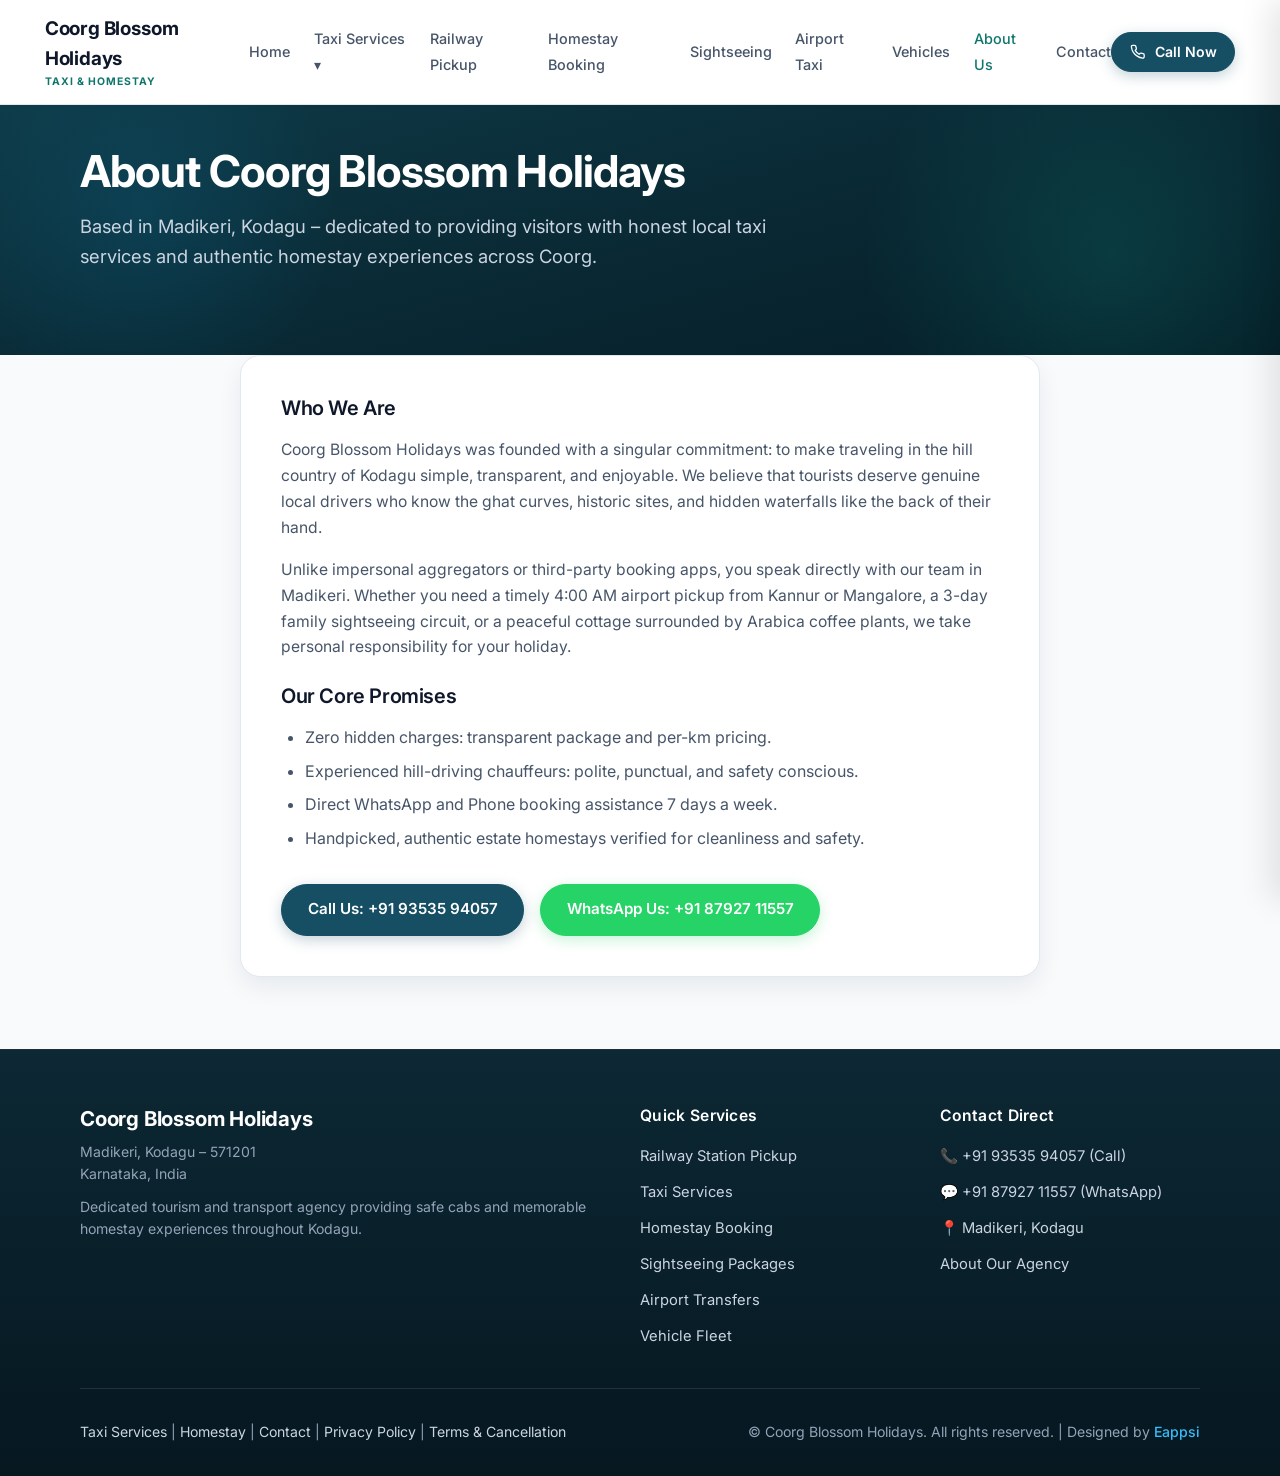
<file: about/index.html>
<!DOCTYPE html>
<html lang="en">
<head>
  <meta charset="UTF-8">
  <meta name="viewport" content="width=device-width, initial-scale=1.0">
  <title>About Us | Coorg Blossom Holidays</title>
  <meta name="description" content="Learn more about Coorg Blossom Holidays. Native Madikeri travel experts, reliable taxi services, and handpicked coffee estate homestays in Kodagu.">
  <link rel="canonical" href="https://coorgblossomholidays.com/about/">
  <meta property="og:title" content="About Us | Coorg Blossom Holidays">
  <meta property="og:description" content="Learn more about Coorg Blossom Holidays. Native Madikeri travel experts, reliable taxi services, and handpicked coffee estate homestays in Kodagu.">
  <meta property="og:type" content="website">
  <meta property="og:url" content="https://coorgblossomholidays.com/about/">
  <meta property="og:image" content="https://coorgblossomholidays.com/assets/images/banner-taxi.jpg">
  <meta property="og:image:secure_url" content="https://coorgblossomholidays.com/assets/images/banner-taxi.jpg">
  <meta property="og:image:type" content="image/jpeg">
  <meta property="og:image:width" content="1024">
  <meta property="og:image:height" content="576">
  <meta property="og:image:alt" content="About Coorg Blossom Holidays">
  <meta property="og:site_name" content="Coorg Blossom Holidays">
  <meta name="twitter:card" content="summary_large_image">
  <meta name="twitter:title" content="About Us | Coorg Blossom Holidays">
  <meta name="twitter:description" content="Native Madikeri travel experts, reliable taxi services, and handpicked coffee estate homestays.">
  <meta name="twitter:image" content="https://coorgblossomholidays.com/assets/images/banner-taxi.jpg">
  <link rel="preconnect" href="https://fonts.googleapis.com">
  <link rel="preconnect" href="https://fonts.gstatic.com" crossorigin>
  <link href="https://fonts.googleapis.com/css2?family=Inter:wght@400;500;600;700&display=swap" rel="stylesheet">
  <link rel="stylesheet" href="../assets/css/style.css">
</head>
<body>

  <div id="site-header"></div>

  <main>
    <section class="section hero-section">
      <div class="container">
        <div class="hero-content">
          <h1 class="hero-title">About Coorg Blossom Holidays</h1>
          <p class="hero-subtitle">Based in Madikeri, Kodagu – dedicated to providing visitors with honest local taxi services and authentic homestay experiences across Coorg.</p>
        </div>
      </div>
    </section>

    <section class="section" style="padding-top: 0;">
      <div class="container">
        <div class="booking-form-card" style="max-width: 800px; margin: 0 auto;">
          <h3 style="margin-bottom: 1rem;">Who We Are</h3>
          <p style="margin-bottom: 1rem;">Coorg Blossom Holidays was founded with a singular commitment: to make traveling in the hill country of Kodagu simple, transparent, and enjoyable. We believe that tourists deserve genuine local drivers who know the ghat curves, historic sites, and hidden waterfalls like the back of their hand.</p>
          <p style="margin-bottom: 1.5rem;">Unlike impersonal aggregators or third-party booking apps, you speak directly with our team in Madikeri. Whether you need a timely 4:00 AM airport pickup from Kannur or Mangalore, a 3-day family sightseeing circuit, or a peaceful cottage surrounded by Arabica coffee plants, we take personal responsibility for your holiday.</p>
          
          <h3 style="margin-bottom: 1rem;">Our Core Promises</h3>
          <ul style="color: var(--text-secondary); margin-left: 1.5rem; margin-bottom: 2rem; display: flex; flex-direction: column; gap: 0.5rem;">
            <li>Zero hidden charges: transparent package and per-km pricing.</li>
            <li>Experienced hill-driving chauffeurs: polite, punctual, and safety conscious.</li>
            <li>Direct WhatsApp and Phone booking assistance 7 days a week.</li>
            <li>Handpicked, authentic estate homestays verified for cleanliness and safety.</li>
          </ul>

          <div style="display:flex; gap:1rem; flex-wrap:wrap;">
            <a href="tel:+919353594057" class="btn btn-white">Call Us: +91 93535 94057</a>
            <a href="https://wa.me/918792711557" class="btn btn-whatsapp" target="_blank" rel="noopener">WhatsApp Us: +91 87927 11557</a>
          </div>
        </div>
      </div>
    </section>
  </main>

  <div id="site-footer"></div>

  <script src="../assets/js/main.js"></script>
</body>
</html>
</file>
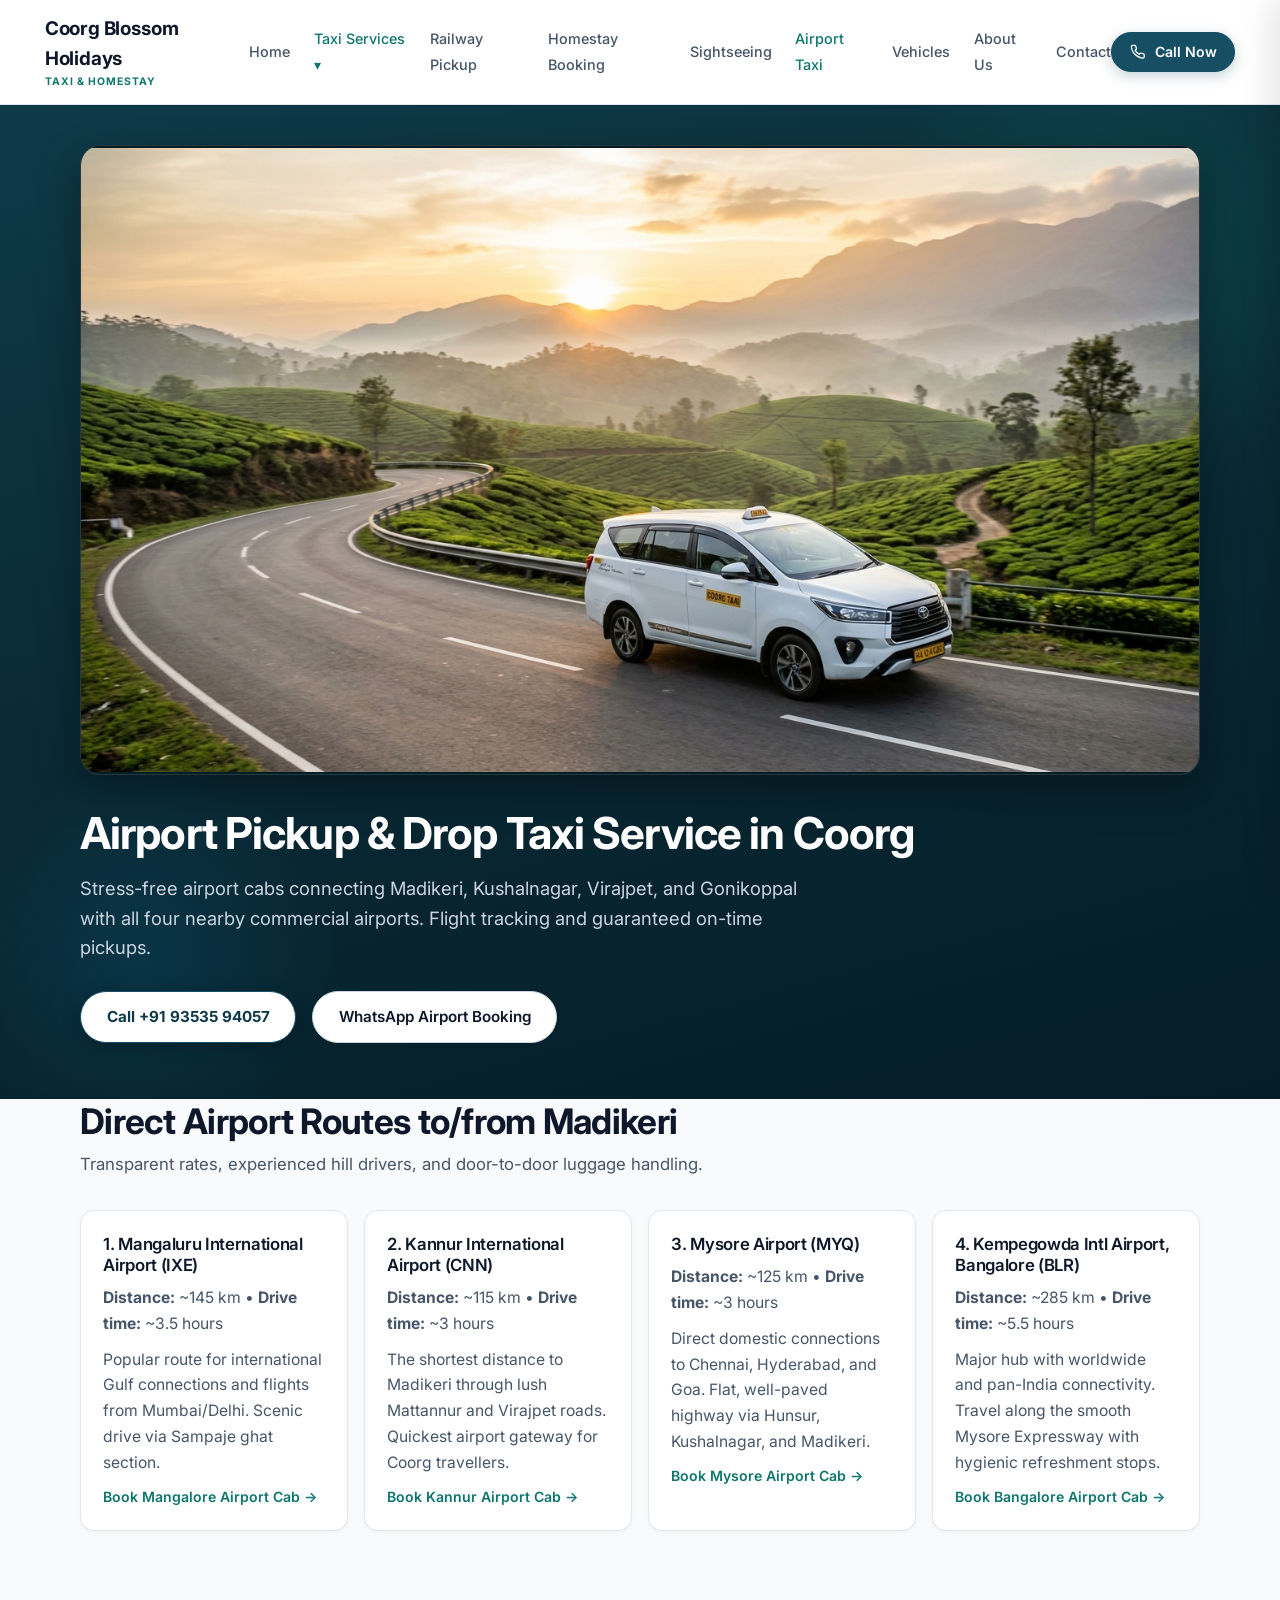
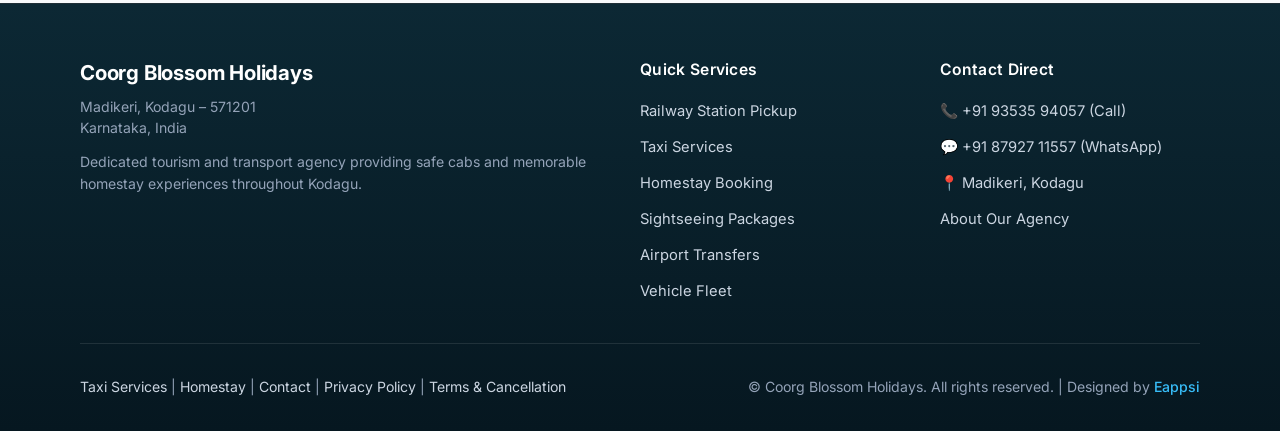
<file: airport-taxi/index.html>
<!DOCTYPE html>
<html lang="en">
<head>
  <meta charset="UTF-8">
  <meta name="viewport" content="width=device-width, initial-scale=1.0">
  <title>Airport Taxi Coorg | Mangaluru, Kannur, Mysore & Bangalore Airport Cabs</title>
  <meta name="description" content="Doorstep airport taxi pickup and drop from Madikeri & Coorg to Kannur (CNN), Mangalore (IXE), Mysore (MYQ), and Bangalore (BLR) airports. Safe 24/7 airport cabs.">
  <link rel="canonical" href="https://coorgblossomholidays.com/airport-taxi/">
  <meta property="og:title" content="Airport Taxi Coorg | Mangaluru, Kannur, Mysore & Bangalore Airport Cabs">
  <meta property="og:description" content="Doorstep airport taxi pickup and drop from Madikeri & Coorg to Kannur (CNN), Mangalore (IXE), Mysore (MYQ), and Bangalore (BLR) airports. Safe 24/7 airport cabs.">
  <meta property="og:type" content="website">
  <meta property="og:url" content="https://coorgblossomholidays.com/airport-taxi/">
  <meta property="og:image" content="https://coorgblossomholidays.com/assets/images/banner-taxi.jpg">
  <meta property="og:image:secure_url" content="https://coorgblossomholidays.com/assets/images/banner-taxi.jpg">
  <meta property="og:image:type" content="image/jpeg">
  <meta property="og:image:width" content="1024">
  <meta property="og:image:height" content="576">
  <meta property="og:image:alt" content="Coorg Airport Taxi Transfers">
  <meta property="og:site_name" content="Coorg Blossom Holidays">
  <meta name="twitter:card" content="summary_large_image">
  <meta name="twitter:title" content="Airport Taxi Coorg | Mangaluru, Kannur, Mysore & Bangalore Airport Cabs">
  <meta name="twitter:description" content="Doorstep airport taxi pickup and drop from Madikeri & Coorg to Kannur, Mangalore, Mysore, and Bangalore airports.">
  <meta name="twitter:image" content="https://coorgblossomholidays.com/assets/images/banner-taxi.jpg">
  <link rel="preconnect" href="https://fonts.googleapis.com">
  <link rel="preconnect" href="https://fonts.gstatic.com" crossorigin>
  <link href="https://fonts.googleapis.com/css2?family=Inter:wght@400;500;600;700&display=swap" rel="stylesheet">
  <link rel="stylesheet" href="../assets/css/style.css">
</head>
<body>

  <div id="site-header"></div>

  <main>
    <section class="section hero-section">
      <div class="container">
        <div class="hero-banner">
          <img src="../assets/images/taxi-services.jpg" alt="Airport taxi transfer in Coorg" width="1160" height="480">
          <span class="hero-domain-tag">24x7 Airport Transfers</span>
        </div>

        <div class="hero-content">
          <h1 class="hero-title">Airport Pickup & Drop Taxi Service in Coorg</h1>
          <p class="hero-subtitle">Stress-free airport cabs connecting Madikeri, Kushalnagar, Virajpet, and Gonikoppal with all four nearby commercial airports. Flight tracking and guaranteed on-time pickups.</p>
          <div class="hero-buttons">
            <a href="tel:+919353594057" class="btn btn-white">Call +91 93535 94057</a>
            <a href="https://wa.me/918792711557?text=Hello%20Coorg%20Blossom%20Holidays%2C%20I%20want%20to%20book%20an%20airport%20transfer" class="btn btn-outline" target="_blank" rel="noopener">WhatsApp Airport Booking</a>
          </div>
        </div>
      </div>
    </section>

    <!-- 4 Main Airport Routes Detailed -->
    <section class="section" style="padding-top: 0;">
      <div class="container">
        <div class="section-header">
          <h2>Direct Airport Routes to/from Madikeri</h2>
          <p>Transparent rates, experienced hill drivers, and door-to-door luggage handling.</p>
        </div>

        <div class="popular-taxi-grid">
          <!-- Route 1: Mangaluru Airport -->
          <div class="taxi-sub-card">
            <h4>1. Mangaluru International Airport (IXE)</h4>
            <p><strong>Distance:</strong> ~145 km • <strong>Drive time:</strong> ~3.5 hours</p>
            <p>Popular route for international Gulf connections and flights from Mumbai/Delhi. Scenic drive via Sampaje ghat section.</p>
            <a href="https://wa.me/918792711557?text=Enquiry%20for%20Mangaluru%20Airport%20to%20Madikeri%20Taxi" class="taxi-sub-link" target="_blank" rel="noopener">Book Mangalore Airport Cab →</a>
          </div>

          <!-- Route 2: Kannur Airport -->
          <div class="taxi-sub-card">
            <h4>2. Kannur International Airport (CNN)</h4>
            <p><strong>Distance:</strong> ~115 km • <strong>Drive time:</strong> ~3 hours</p>
            <p>The shortest distance to Madikeri through lush Mattannur and Virajpet roads. Quickest airport gateway for Coorg travellers.</p>
            <a href="https://wa.me/918792711557?text=Enquiry%20for%20Kannur%20Airport%20to%20Madikeri%20Taxi" class="taxi-sub-link" target="_blank" rel="noopener">Book Kannur Airport Cab →</a>
          </div>

          <!-- Route 3: Mysore Airport -->
          <div class="taxi-sub-card">
            <h4>3. Mysore Airport (MYQ)</h4>
            <p><strong>Distance:</strong> ~125 km • <strong>Drive time:</strong> ~3 hours</p>
            <p>Direct domestic connections to Chennai, Hyderabad, and Goa. Flat, well-paved highway via Hunsur, Kushalnagar, and Madikeri.</p>
            <a href="https://wa.me/918792711557?text=Enquiry%20for%20Mysore%20Airport%20to%20Madikeri%20Taxi" class="taxi-sub-link" target="_blank" rel="noopener">Book Mysore Airport Cab →</a>
          </div>

          <!-- Route 4: Bangalore Airport -->
          <div class="taxi-sub-card">
            <h4>4. Kempegowda Intl Airport, Bangalore (BLR)</h4>
            <p><strong>Distance:</strong> ~285 km • <strong>Drive time:</strong> ~5.5 hours</p>
            <p>Major hub with worldwide and pan-India connectivity. Travel along the smooth Mysore Expressway with hygienic refreshment stops.</p>
            <a href="https://wa.me/918792711557?text=Enquiry%20for%20Bangalore%20Airport%20to%20Madikeri%20Taxi" class="taxi-sub-link" target="_blank" rel="noopener">Book Bangalore Airport Cab →</a>
          </div>
        </div>
      </div>
    </section>
  </main>

  <div id="site-footer"></div>

  <script src="../assets/js/main.js"></script>
</body>
</html>
</file>
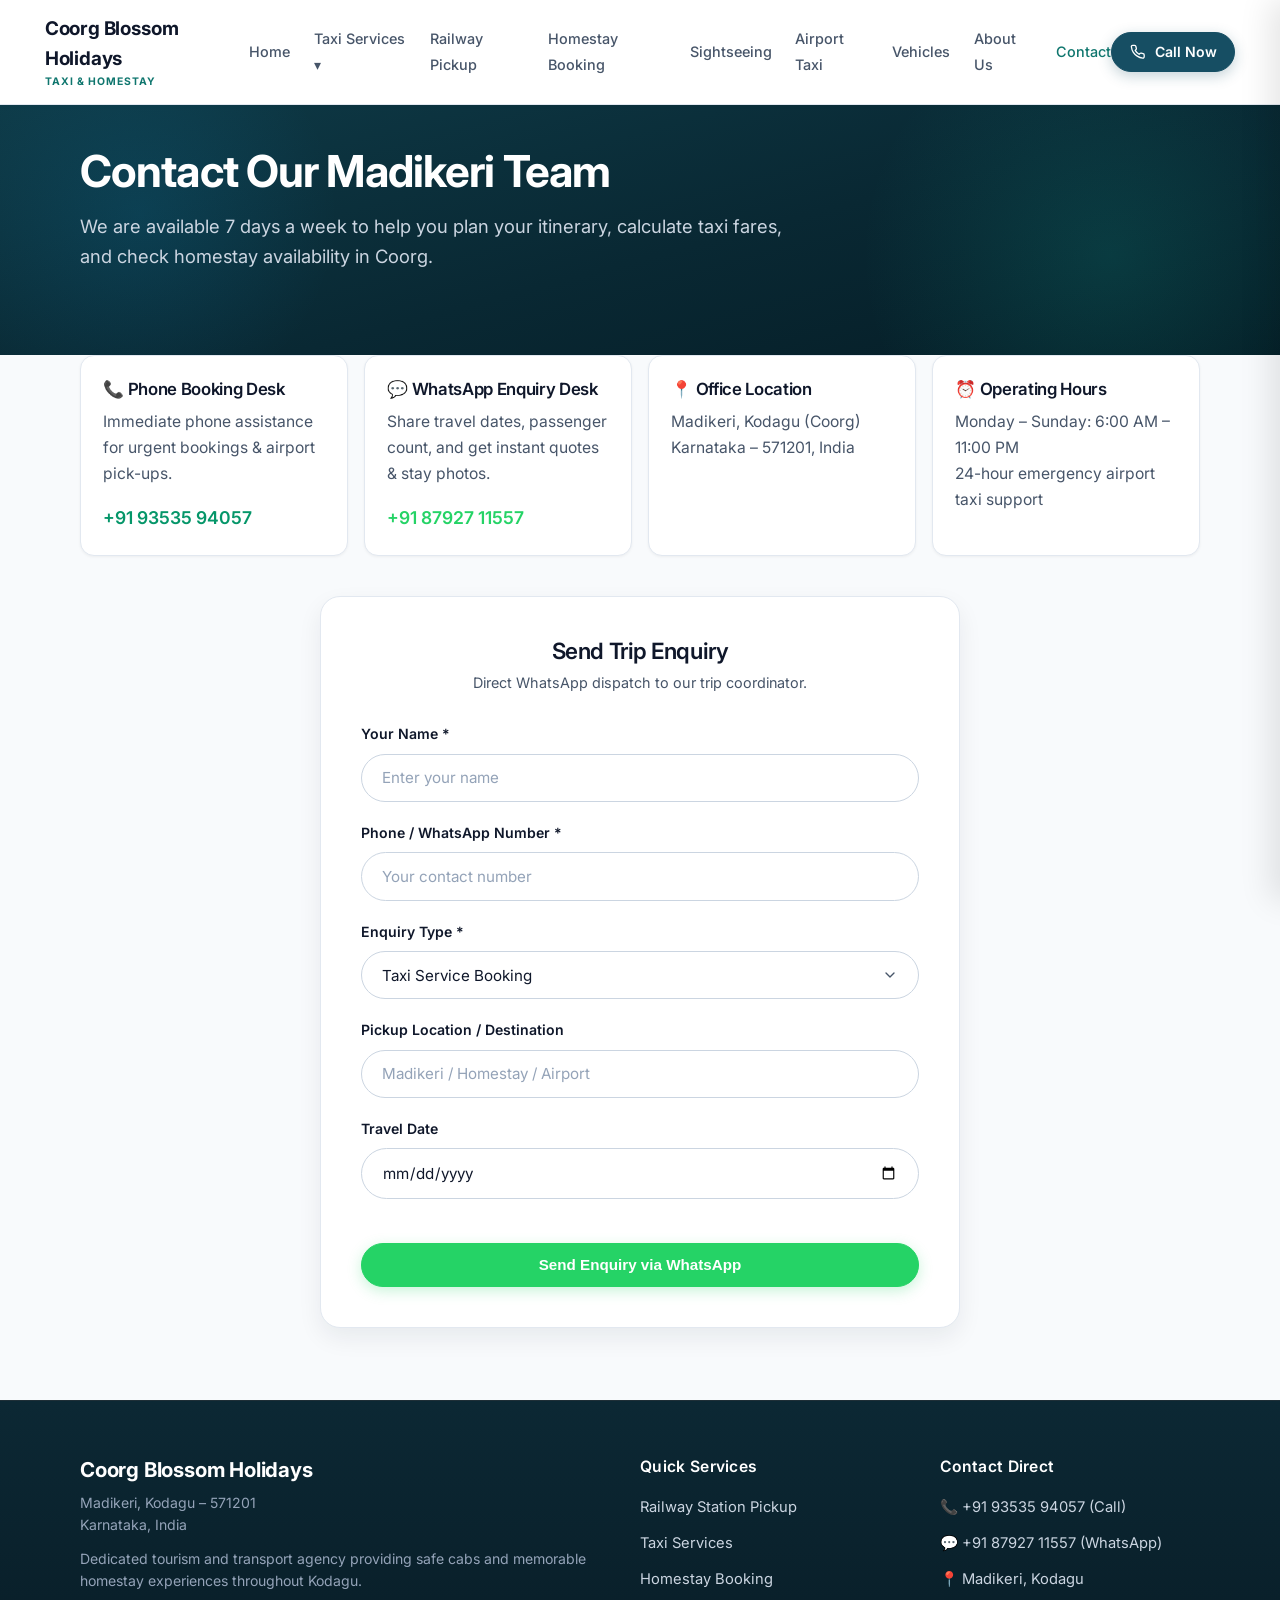
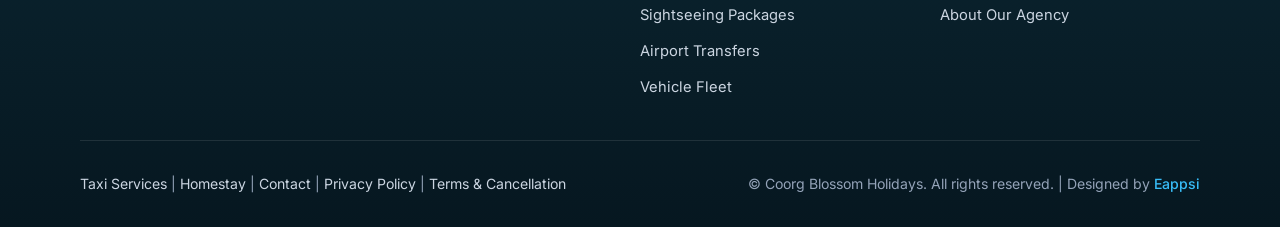
<file: contact/index.html>
<!DOCTYPE html>
<html lang="en">
<head>
  <meta charset="UTF-8">
  <meta name="viewport" content="width=device-width, initial-scale=1.0">
  <title>Contact Us | Coorg Blossom Holidays - Madikeri, Kodagu</title>
  <meta name="description" content="Contact Coorg Blossom Holidays in Madikeri, Kodagu. Direct phone calls and WhatsApp enquiries for taxi services and homestay bookings in Coorg.">
  <link rel="canonical" href="https://coorgblossomholidays.com/contact/">
  <meta property="og:title" content="Contact Us | Coorg Blossom Holidays - Madikeri, Kodagu">
  <meta property="og:description" content="Contact Coorg Blossom Holidays in Madikeri, Kodagu. Direct phone calls and WhatsApp enquiries for taxi services and homestay bookings in Coorg.">
  <meta property="og:type" content="website">
  <meta property="og:url" content="https://coorgblossomholidays.com/contact/">
  <meta property="og:image" content="https://coorgblossomholidays.com/assets/images/banner-taxi.jpg">
  <meta property="og:image:secure_url" content="https://coorgblossomholidays.com/assets/images/banner-taxi.jpg">
  <meta property="og:image:type" content="image/jpeg">
  <meta property="og:image:width" content="1024">
  <meta property="og:image:height" content="576">
  <meta property="og:image:alt" content="Contact Coorg Blossom Holidays">
  <meta property="og:site_name" content="Coorg Blossom Holidays">
  <meta name="twitter:card" content="summary_large_image">
  <meta name="twitter:title" content="Contact Us | Coorg Blossom Holidays - Madikeri, Kodagu">
  <meta name="twitter:description" content="Direct phone calls and WhatsApp enquiries for taxi services and homestay bookings in Coorg.">
  <meta name="twitter:image" content="https://coorgblossomholidays.com/assets/images/banner-taxi.jpg">
  <link rel="preconnect" href="https://fonts.googleapis.com">
  <link rel="preconnect" href="https://fonts.gstatic.com" crossorigin>
  <link href="https://fonts.googleapis.com/css2?family=Inter:wght@400;500;600;700&display=swap" rel="stylesheet">
  <link rel="stylesheet" href="../assets/css/style.css">
</head>
<body>

  <div id="site-header"></div>

  <main>
    <section class="section hero-section">
      <div class="container">
        <div class="hero-content">
          <h1 class="hero-title">Contact Our Madikeri Team</h1>
          <p class="hero-subtitle">We are available 7 days a week to help you plan your itinerary, calculate taxi fares, and check homestay availability in Coorg.</p>
        </div>
      </div>
    </section>

    <section class="section" style="padding-top: 0;">
      <div class="container">
        <div class="popular-taxi-grid" style="margin-bottom: 2.5rem;">
          <div class="taxi-sub-card">
            <h4>📞 Phone Booking Desk</h4>
            <p>Immediate phone assistance for urgent bookings & airport pick-ups.</p>
            <a href="tel:+919353594057" class="service-card-link" style="color:var(--accent-green); font-size:1.1rem; margin-top:0.5rem;">+91 93535 94057</a>
          </div>

          <div class="taxi-sub-card">
            <h4>💬 WhatsApp Enquiry Desk</h4>
            <p>Share travel dates, passenger count, and get instant quotes & stay photos.</p>
            <a href="https://wa.me/918792711557" class="service-card-link" style="color:var(--accent-whatsapp); font-size:1.1rem; margin-top:0.5rem;" target="_blank" rel="noopener">+91 87927 11557</a>
          </div>

          <div class="taxi-sub-card">
            <h4>📍 Office Location</h4>
            <p>Madikeri, Kodagu (Coorg)<br>Karnataka – 571201, India</p>
          </div>

          <div class="taxi-sub-card">
            <h4>⏰ Operating Hours</h4>
            <p>Monday – Sunday: 6:00 AM – 11:00 PM<br>24-hour emergency airport taxi support</p>
          </div>
        </div>

        <!-- Quick Enquiry Form -->
        <div class="booking-form-card">
          <div class="booking-form-header">
            <h3>Send Trip Enquiry</h3>
            <p>Direct WhatsApp dispatch to our trip coordinator.</p>
          </div>

          <form id="taxi-booking-form">
            <div class="form-group">
              <label class="form-label" for="taxi-name">Your Name *</label>
              <input type="text" id="taxi-name" class="form-control" placeholder="Enter your name" required>
            </div>

            <div class="form-group">
              <label class="form-label" for="taxi-phone">Phone / WhatsApp Number *</label>
              <input type="tel" id="taxi-phone" class="form-control" placeholder="Your contact number" required>
            </div>

            <div class="form-group">
              <label class="form-label" for="taxi-service">Enquiry Type *</label>
              <select id="taxi-service" class="form-select">
                <option value="Taxi Service Booking">Taxi Service Booking</option>
                <option value="Homestay Accommodation">Homestay Accommodation</option>
                <option value="Airport Pickup or Drop">Airport Pickup or Drop</option>
                <option value="Full Tour Package">Full Tour Package</option>
              </select>
            </div>

            <div class="form-group">
              <label class="form-label" for="taxi-pickup">Pickup Location / Destination</label>
              <input type="text" id="taxi-pickup" class="form-control" placeholder="Madikeri / Homestay / Airport">
            </div>

            <div class="form-group">
              <label class="form-label" for="taxi-date">Travel Date</label>
              <input type="date" id="taxi-date" class="form-control">
            </div>

            <button type="submit" class="btn btn-whatsapp btn-block" style="margin-top: 1.5rem;">
              Send Enquiry via WhatsApp
            </button>
          </form>
        </div>
      </div>
    </section>
  </main>

  <div id="site-footer"></div>

  <script src="../assets/js/main.js"></script>
</body>
</html>
</file>
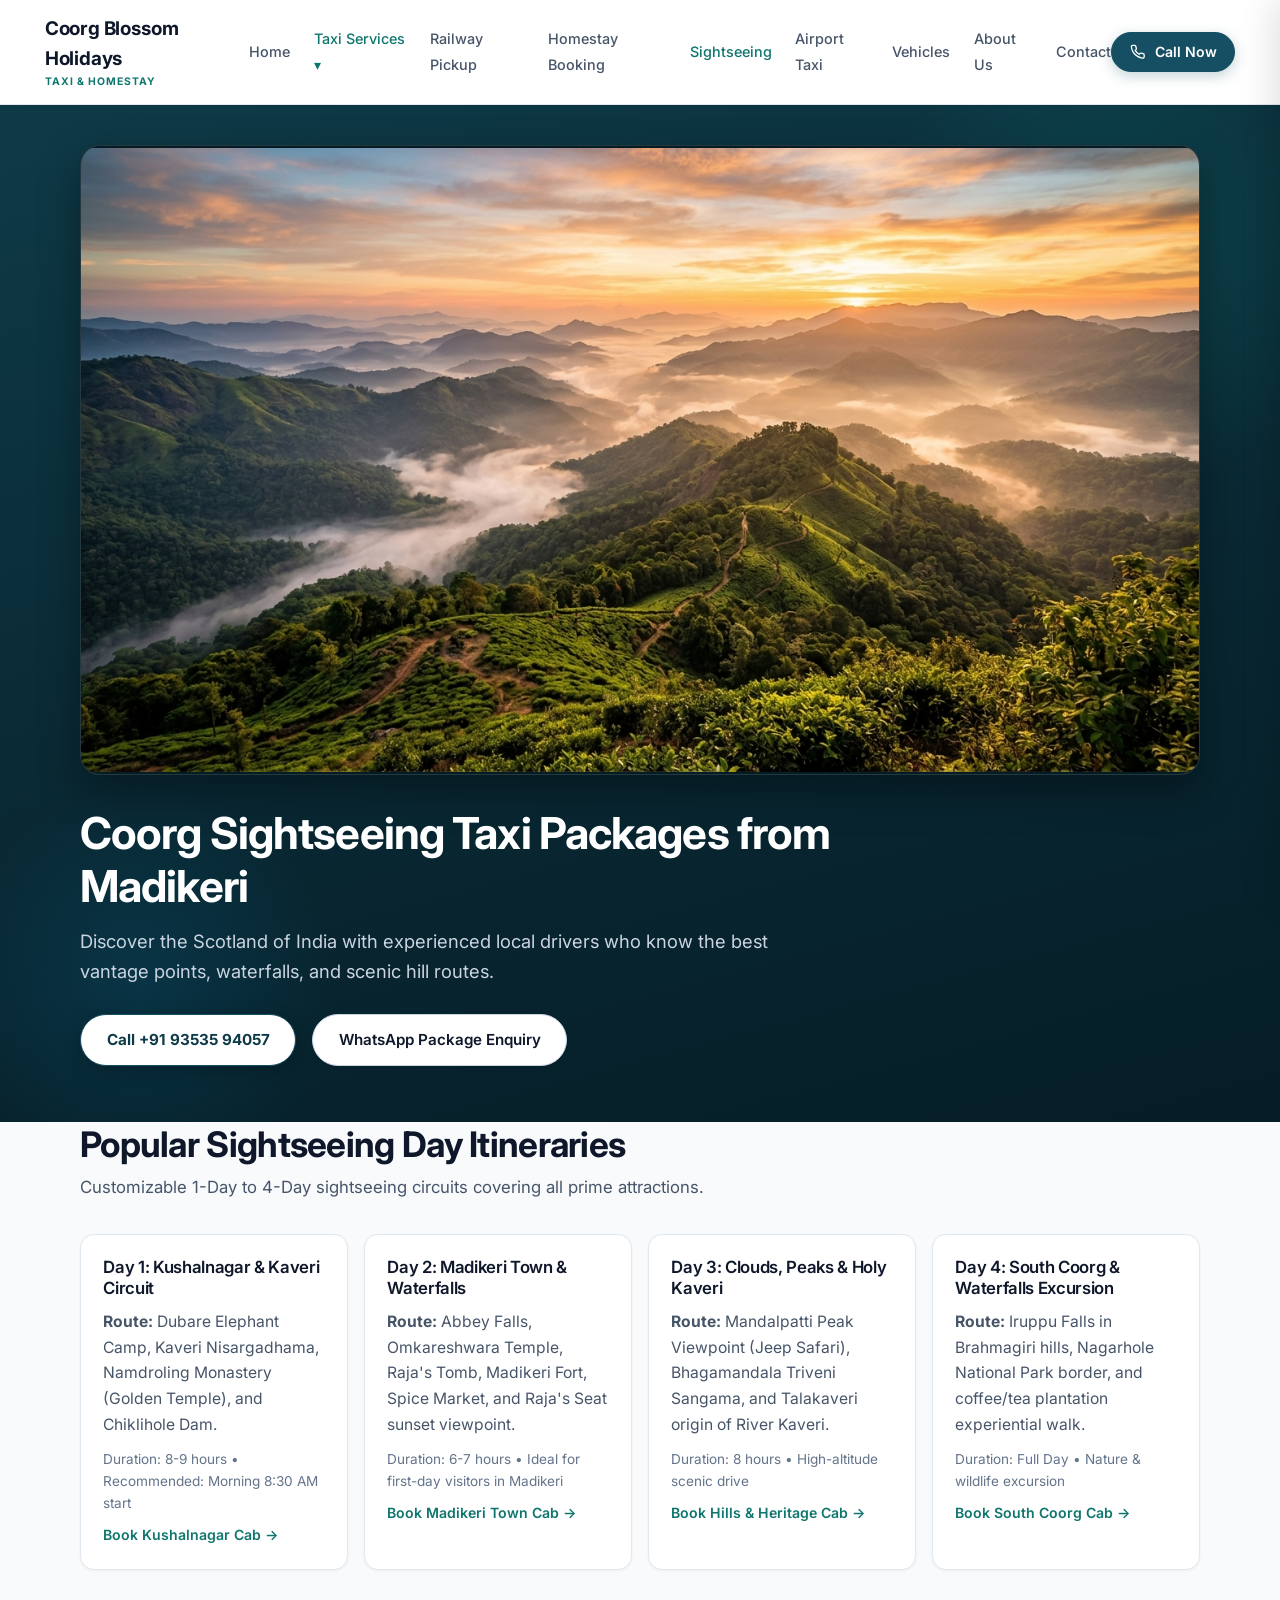
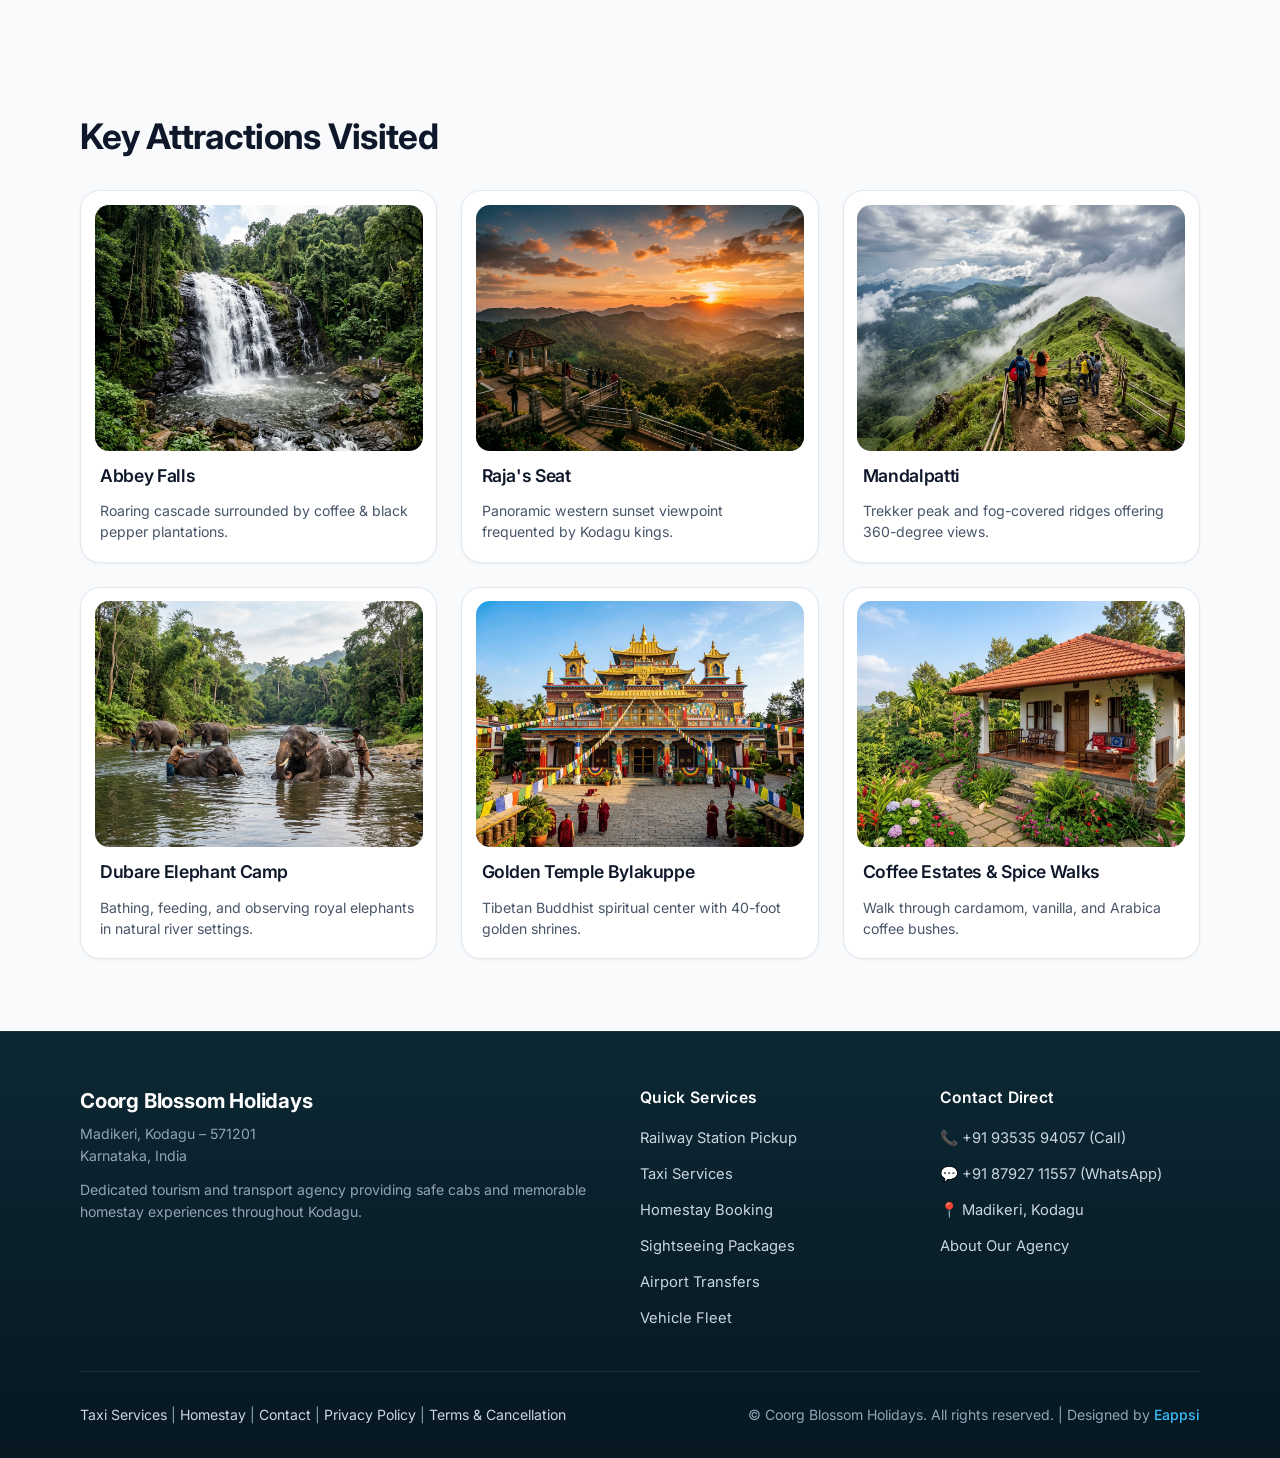
<file: coorg-sightseeing-taxi/index.html>
<!DOCTYPE html>
<html lang="en">
<head>
  <meta charset="UTF-8">
  <meta name="viewport" content="width=device-width, initial-scale=1.0">
  <title>Coorg Sightseeing Taxi Packages | Coorg Blossom Holidays</title>
  <meta name="description" content="Explore top attractions in Coorg with customizable sightseeing cab packages from Madikeri. Abbey Falls, Raja's Seat, Mandalpatti Jeep safari, Dubare Elephant Camp, Golden Temple.">
  <link rel="canonical" href="https://coorgblossomholidays.com/coorg-sightseeing-taxi/">
  <meta property="og:title" content="Coorg Sightseeing Taxi Packages | Coorg Blossom Holidays">
  <meta property="og:description" content="Explore top attractions in Coorg with customizable sightseeing cab packages from Madikeri. Abbey Falls, Raja's Seat, Mandalpatti Jeep safari, Dubare Elephant Camp, Golden Temple.">
  <meta property="og:type" content="website">
  <meta property="og:url" content="https://coorgblossomholidays.com/coorg-sightseeing-taxi/">
  <meta property="og:image" content="https://coorgblossomholidays.com/assets/images/banner-taxi.jpg">
  <meta property="og:image:secure_url" content="https://coorgblossomholidays.com/assets/images/banner-taxi.jpg">
  <meta property="og:image:type" content="image/jpeg">
  <meta property="og:image:width" content="1024">
  <meta property="og:image:height" content="576">
  <meta property="og:image:alt" content="Coorg Sightseeing Taxi Packages">
  <meta property="og:site_name" content="Coorg Blossom Holidays">
  <meta name="twitter:card" content="summary_large_image">
  <meta name="twitter:title" content="Coorg Sightseeing Taxi Packages | Coorg Blossom Holidays">
  <meta name="twitter:description" content="Explore top attractions in Coorg with customizable sightseeing cab packages from Madikeri.">
  <meta name="twitter:image" content="https://coorgblossomholidays.com/assets/images/banner-taxi.jpg">
  <link rel="preconnect" href="https://fonts.googleapis.com">
  <link rel="preconnect" href="https://fonts.gstatic.com" crossorigin>
  <link href="https://fonts.googleapis.com/css2?family=Inter:wght@400;500;600;700&display=swap" rel="stylesheet">
  <link rel="stylesheet" href="../assets/css/style.css">
</head>
<body>

  <div id="site-header"></div>

  <main>
    <section class="section hero-section">
      <div class="container">
        <div class="hero-banner">
          <img src="../assets/images/hero.jpg" alt="Scenic mountains in Coorg" width="1160" height="480">
          <span class="hero-domain-tag">Coorg Sightseeing Tours</span>
        </div>

        <div class="hero-content">
          <h1 class="hero-title">Coorg Sightseeing Taxi Packages from Madikeri</h1>
          <p class="hero-subtitle">Discover the Scotland of India with experienced local drivers who know the best vantage points, waterfalls, and scenic hill routes.</p>
          <div class="hero-buttons">
            <a href="tel:+919353594057" class="btn btn-white">Call +91 93535 94057</a>
            <a href="https://wa.me/918792711557?text=Hello%20Coorg%20Blossom%20Holidays%2C%20I%20want%20to%20enquire%20about%20a%20sightseeing%20tour" class="btn btn-outline" target="_blank" rel="noopener">WhatsApp Package Enquiry</a>
          </div>
        </div>
      </div>
    </section>

    <!-- Itinerary Plans -->
    <section class="section" style="padding-top: 0;">
      <div class="container">
        <div class="section-header">
          <h2>Popular Sightseeing Day Itineraries</h2>
          <p>Customizable 1-Day to 4-Day sightseeing circuits covering all prime attractions.</p>
        </div>

        <div class="popular-taxi-grid">
          <!-- Day 1 -->
          <div class="taxi-sub-card">
            <h4>Day 1: Kushalnagar & Kaveri Circuit</h4>
            <p><strong>Route:</strong> Dubare Elephant Camp, Kaveri Nisargadhama, Namdroling Monastery (Golden Temple), and Chiklihole Dam.</p>
            <p style="font-size:0.85rem; color:var(--text-muted);">Duration: 8-9 hours • Recommended: Morning 8:30 AM start</p>
            <a href="https://wa.me/918792711557?text=Enquiry%20for%20Day%201%20Kushalnagar%20Sightseeing%20Taxi" class="taxi-sub-link" target="_blank" rel="noopener">Book Kushalnagar Cab →</a>
          </div>

          <!-- Day 2 -->
          <div class="taxi-sub-card">
            <h4>Day 2: Madikeri Town & Waterfalls</h4>
            <p><strong>Route:</strong> Abbey Falls, Omkareshwara Temple, Raja's Tomb, Madikeri Fort, Spice Market, and Raja's Seat sunset viewpoint.</p>
            <p style="font-size:0.85rem; color:var(--text-muted);">Duration: 6-7 hours • Ideal for first-day visitors in Madikeri</p>
            <a href="https://wa.me/918792711557?text=Enquiry%20for%20Day%202%20Madikeri%20Local%20Sightseeing%20Taxi" class="taxi-sub-link" target="_blank" rel="noopener">Book Madikeri Town Cab →</a>
          </div>

          <!-- Day 3 -->
          <div class="taxi-sub-card">
            <h4>Day 3: Clouds, Peaks & Holy Kaveri</h4>
            <p><strong>Route:</strong> Mandalpatti Peak Viewpoint (Jeep Safari), Bhagamandala Triveni Sangama, and Talakaveri origin of River Kaveri.</p>
            <p style="font-size:0.85rem; color:var(--text-muted);">Duration: 8 hours • High-altitude scenic drive</p>
            <a href="https://wa.me/918792711557?text=Enquiry%20for%20Day%203%20Mandalpatti%20and%20Talakaveri%20Taxi" class="taxi-sub-link" target="_blank" rel="noopener">Book Hills & Heritage Cab →</a>
          </div>

          <!-- Day 4 -->
          <div class="taxi-sub-card">
            <h4>Day 4: South Coorg & Waterfalls Excursion</h4>
            <p><strong>Route:</strong> Iruppu Falls in Brahmagiri hills, Nagarhole National Park border, and coffee/tea plantation experiential walk.</p>
            <p style="font-size:0.85rem; color:var(--text-muted);">Duration: Full Day • Nature & wildlife excursion</p>
            <a href="https://wa.me/918792711557?text=Enquiry%20for%20Day%204%20South%20Coorg%20Iruppu%20Taxi" class="taxi-sub-link" target="_blank" rel="noopener">Book South Coorg Cab →</a>
          </div>
        </div>
      </div>
    </section>

    <!-- Attractions Photo Grid -->
    <section class="section">
      <div class="container">
        <div class="section-header">
          <h2>Key Attractions Visited</h2>
        </div>
        <div class="attractions-grid">
          <div class="attraction-card">
            <div class="attraction-media"><img src="../assets/images/abbey-falls.jpg" alt="Abbey Falls"></div>
            <h3 class="attraction-title">Abbey Falls</h3>
            <p class="attraction-desc">Roaring cascade surrounded by coffee & black pepper plantations.</p>
          </div>
          <div class="attraction-card">
            <div class="attraction-media"><img src="../assets/images/rajas-seat.jpg" alt="Raja's Seat"></div>
            <h3 class="attraction-title">Raja's Seat</h3>
            <p class="attraction-desc">Panoramic western sunset viewpoint frequented by Kodagu kings.</p>
          </div>
          <div class="attraction-card">
            <div class="attraction-media"><img src="../assets/images/mandalpatti.jpg" alt="Mandalpatti"></div>
            <h3 class="attraction-title">Mandalpatti</h3>
            <p class="attraction-desc">Trekker peak and fog-covered ridges offering 360-degree views.</p>
          </div>
          <div class="attraction-card">
            <div class="attraction-media"><img src="../assets/images/dubare.jpg" alt="Dubare Elephant Camp"></div>
            <h3 class="attraction-title">Dubare Elephant Camp</h3>
            <p class="attraction-desc">Bathing, feeding, and observing royal elephants in natural river settings.</p>
          </div>
          <div class="attraction-card">
            <div class="attraction-media"><img src="../assets/images/golden-temple.jpg" alt="Golden Temple"></div>
            <h3 class="attraction-title">Golden Temple Bylakuppe</h3>
            <p class="attraction-desc">Tibetan Buddhist spiritual center with 40-foot golden shrines.</p>
          </div>
          <div class="attraction-card">
            <div class="attraction-media"><img src="../assets/images/homestay.jpg" alt="Coffee Plantation"></div>
            <h3 class="attraction-title">Coffee Estates & Spice Walks</h3>
            <p class="attraction-desc">Walk through cardamom, vanilla, and Arabica coffee bushes.</p>
          </div>
        </div>
      </div>
    </section>
  </main>

  <div id="site-footer"></div>

  <script src="../assets/js/main.js"></script>
</body>
</html>
</file>
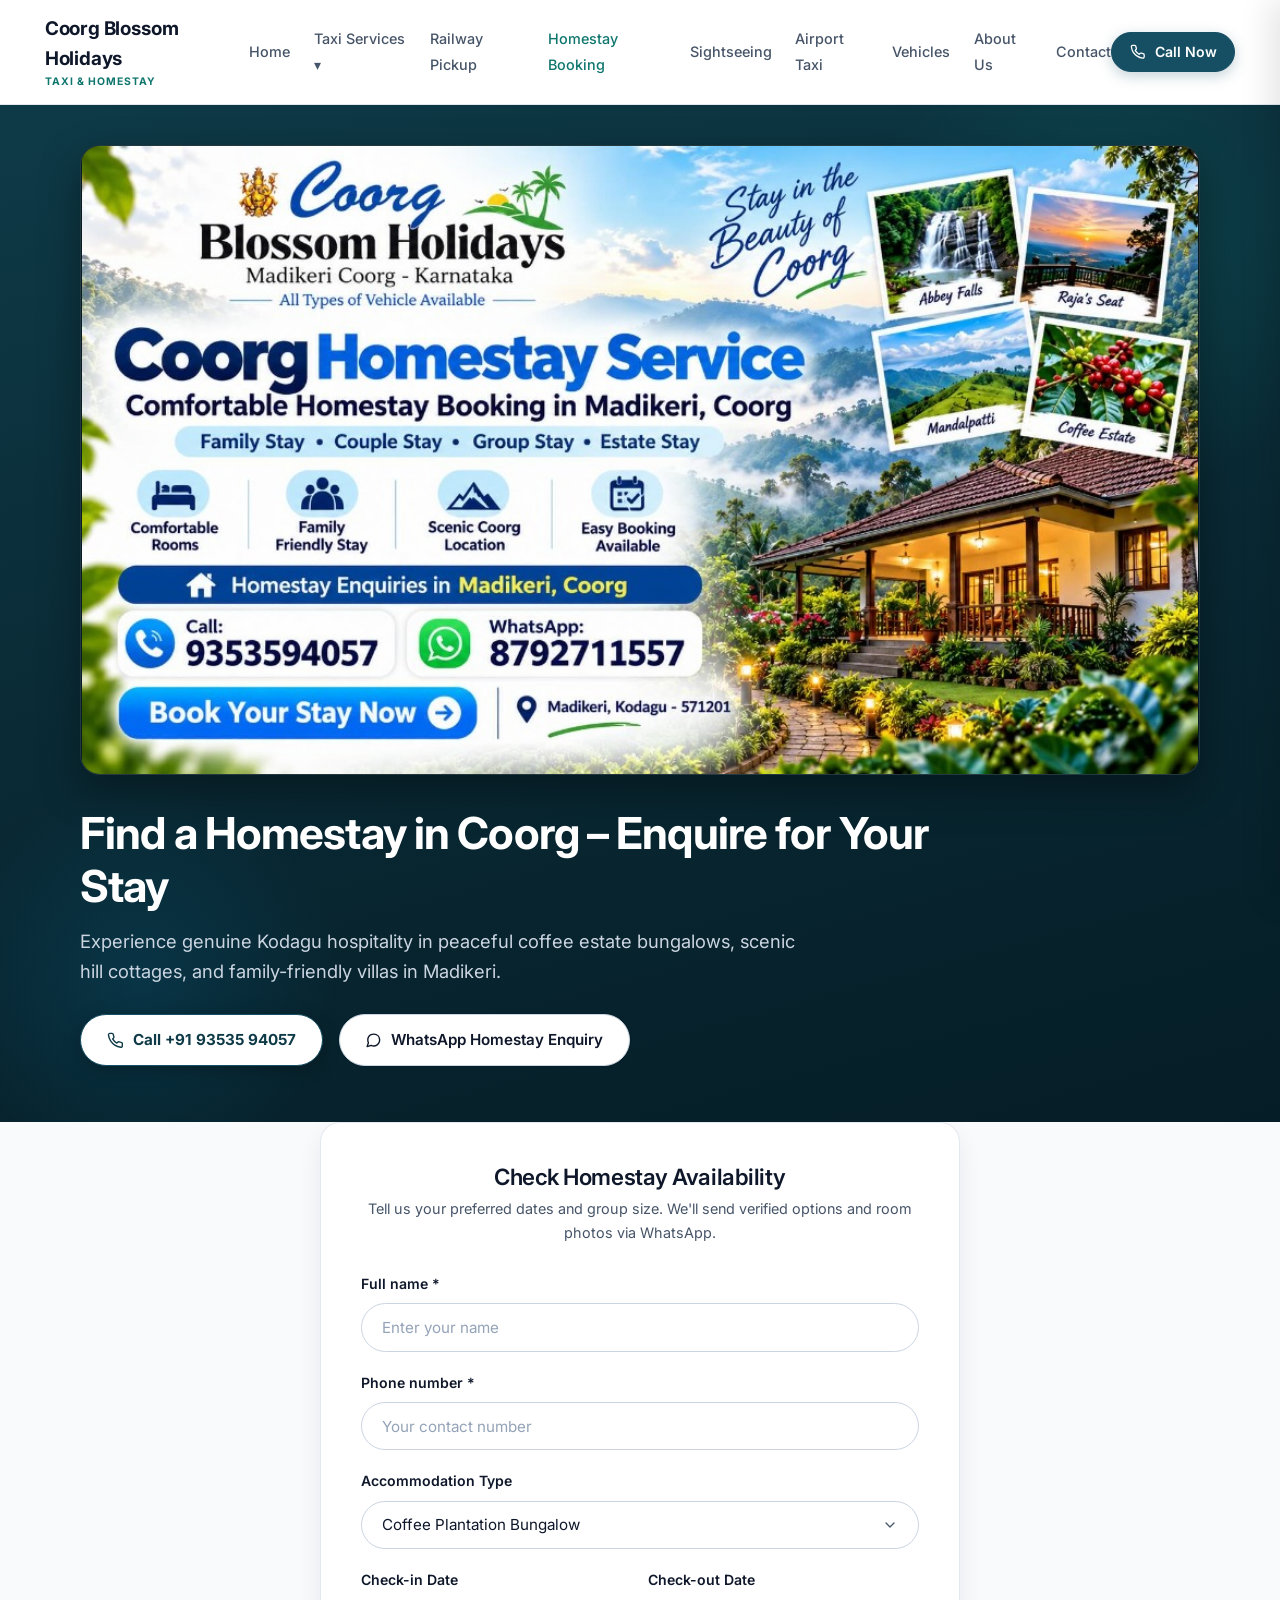
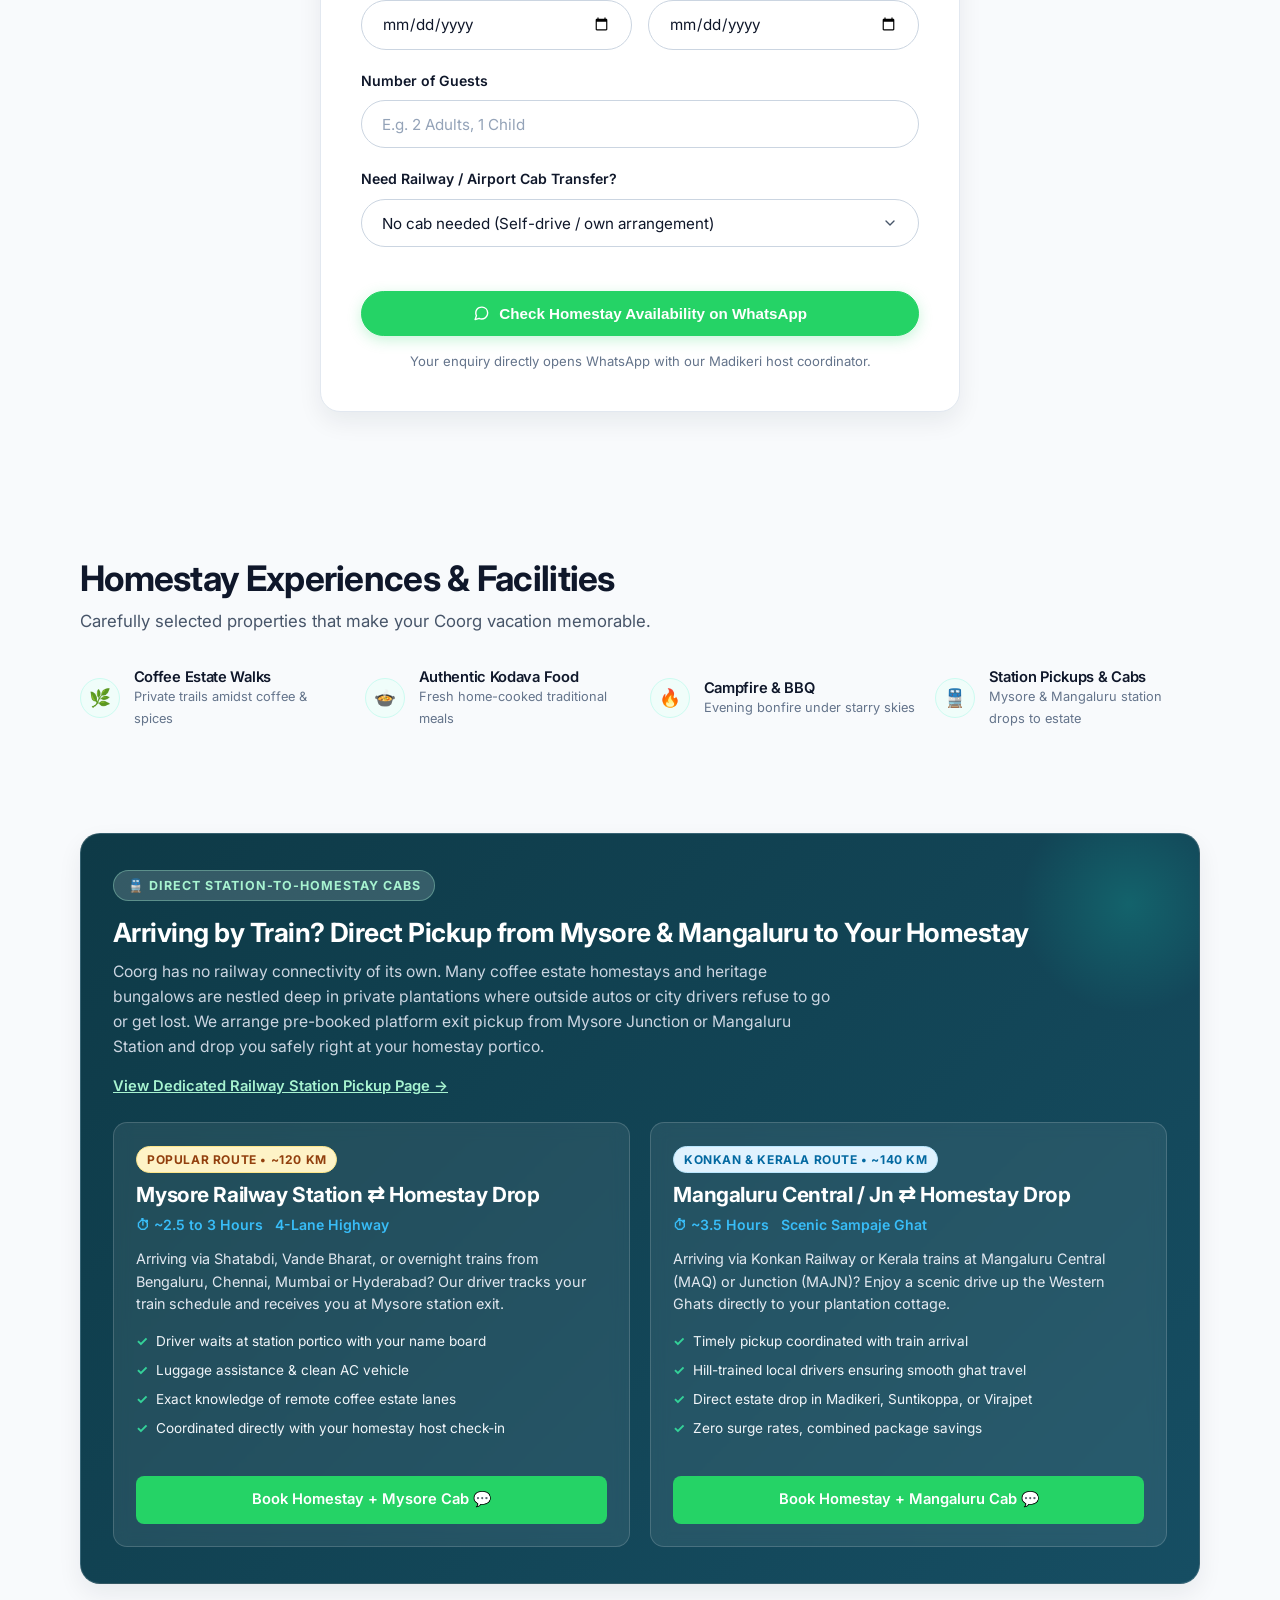
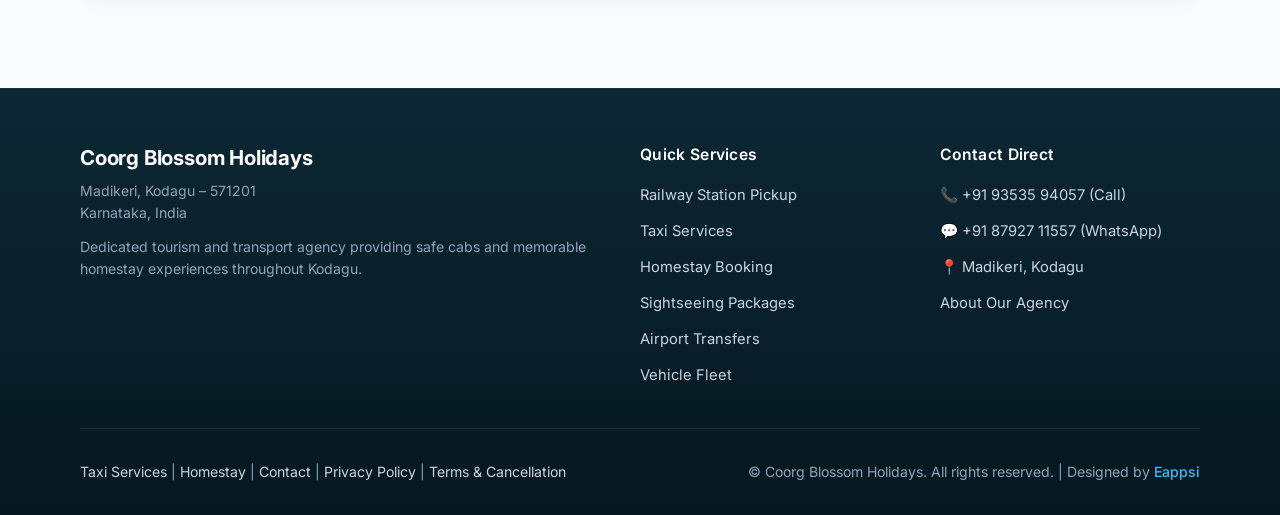
<file: homestay-booking/index.html>
<!DOCTYPE html>
<html lang="en">
<head>
  <meta charset="UTF-8">
  <meta name="viewport" content="width=device-width, initial-scale=1.0">
  <title>Homestay Booking in Coorg & Madikeri | Mysore & Mangalore Railway Pickup</title>
  <meta name="description" content="Verified homestays in Coorg and Madikeri with direct railway station pickup from Mysore (MYS) and Mangaluru (MAQ). Coffee plantation bungalows, scenic cottages, Kodava meals, and direct cab transfers.">
  <link rel="canonical" href="https://coorgblossomholidays.com/homestay-booking/">
  <meta property="og:title" content="Homestay Booking in Coorg & Madikeri | Coorg Blossom Holidays">
  <meta property="og:description" content="Verified homestays in Coorg and Madikeri with direct railway station pickup from Mysore and Mangaluru. Coffee plantation bungalows, scenic cottages, Kodava meals.">
  <meta property="og:type" content="website">
  <meta property="og:url" content="https://coorgblossomholidays.com/homestay-booking/">
  <meta property="og:image" content="https://coorgblossomholidays.com/assets/images/banner-homestay.jpg">
  <meta property="og:image:secure_url" content="https://coorgblossomholidays.com/assets/images/banner-homestay.jpg">
  <meta property="og:image:type" content="image/jpeg">
  <meta property="og:image:width" content="1024">
  <meta property="og:image:height" content="576">
  <meta property="og:image:alt" content="Coorg Blossom Holidays Homestay Booking">
  <meta property="og:site_name" content="Coorg Blossom Holidays">
  <meta name="twitter:card" content="summary_large_image">
  <meta name="twitter:title" content="Homestay Booking in Coorg & Madikeri | Coorg Blossom Holidays">
  <meta name="twitter:description" content="Verified homestays in Coorg and Madikeri with direct railway station pickup and cab transfers.">
  <meta name="twitter:image" content="https://coorgblossomholidays.com/assets/images/banner-homestay.jpg">
  <link rel="preconnect" href="https://fonts.googleapis.com">
  <link rel="preconnect" href="https://fonts.gstatic.com" crossorigin>
  <link href="https://fonts.googleapis.com/css2?family=Inter:wght@400;500;600;700&display=swap" rel="stylesheet">
  <link rel="stylesheet" href="../assets/css/style.css">
</head>
<body>

  <div id="site-header"></div>

  <main>
    <section class="section hero-section">
      <div class="container">
        <div class="hero-banner">
          <img src="../assets/images/banner-homestay.jpg" alt="Coorg Homestay Service - Comfortable Homestay Booking in Madikeri Coorg" width="1024" height="576" fetchpriority="high">
          <span class="hero-domain-tag">Madikeri Plantation Stays</span>
        </div>

        <div class="hero-content">
          <h1 class="hero-title">Find a Homestay in Coorg – Enquire for Your Stay</h1>
          <p class="hero-subtitle">Experience genuine Kodagu hospitality in peaceful coffee estate bungalows, scenic hill cottages, and family-friendly villas in Madikeri.</p>
          <div class="hero-buttons">
            <a href="tel:+919353594057" class="btn btn-white">
              <svg class="icon" viewBox="0 0 24 24"><path d="M22 16.92v3a2 2 0 0 1-2.18 2 19.79 19.79 0 0 1-8.63-3.07 19.5 19.5 0 0 1-6-6 19.79 19.79 0 0 1-3.07-8.67A2 2 0 0 1 4.11 2h3a2 2 0 0 1 2 1.72 12.84 12.84 0 0 0 .7 2.81 2 2 0 0 1-.45 2.11L8.09 9.91a16 16 0 0 0 6 6l1.27-1.27a2 2 0 0 1 2.11-.45 12.84 12.84 0 0 0 2.81.7A2 2 0 0 1 22 16.92z"/></svg>
              Call +91 93535 94057
            </a>
            <a href="https://wa.me/918792711557?text=Hello%20Coorg%20Blossom%20Holidays%2C%20I%20want%20to%20enquire%20about%20homestays" class="btn btn-outline" target="_blank" rel="noopener">
              <svg class="icon" viewBox="0 0 24 24"><path d="M21 11.5a8.38 8.38 0 0 1-.9 3.8 8.5 8.5 0 0 1-7.6 4.7 8.38 8.38 0 0 1-3.8-.9L3 21l1.9-5.7a8.38 8.38 0 0 1-.9-3.8 8.5 8.5 0 0 1 4.7-7.6 8.38 8.38 0 0 1 3.8-.9h.5a8.48 8.48 0 0 1 8 8v.5z"/></svg>
              WhatsApp Homestay Enquiry
            </a>
          </div>
        </div>
      </div>
    </section>

    <!-- Homestay Booking Form -->
    <section class="section" style="padding-top: 0;">
      <div class="container">
        <div class="booking-form-card">
          <div class="booking-form-header">
            <h3>Check Homestay Availability</h3>
            <p>Tell us your preferred dates and group size. We'll send verified options and room photos via WhatsApp.</p>
          </div>

          <form id="homestay-booking-form">
            <div class="form-group">
              <label class="form-label" for="stay-name">Full name *</label>
              <input type="text" id="stay-name" class="form-control" placeholder="Enter your name" required>
            </div>

            <div class="form-group">
              <label class="form-label" for="stay-phone">Phone number *</label>
              <input type="tel" id="stay-phone" class="form-control" placeholder="Your contact number" required>
            </div>

            <div class="form-group">
              <label class="form-label" for="stay-type">Accommodation Type</label>
              <select id="stay-type" class="form-select">
                <option value="Coffee Plantation Bungalow">Coffee Plantation Bungalow</option>
                <option value="Scenic Mountain View Cottage">Scenic Mountain View Cottage</option>
                <option value="Family Suite / Private Villa">Family Suite / Entire Villa</option>
                <option value="Couple Retreat with Balcony">Couple Retreat with Balcony</option>
              </select>
            </div>

            <div class="form-group" style="display: grid; grid-template-columns: 1fr 1fr; gap: 1rem;">
              <div>
                <label class="form-label" for="stay-checkin">Check-in Date</label>
                <input type="date" id="stay-checkin" class="form-control">
              </div>
              <div>
                <label class="form-label" for="stay-checkout">Check-out Date</label>
                <input type="date" id="stay-checkout" class="form-control">
              </div>
            </div>

            <div class="form-group">
              <label class="form-label" for="stay-guests">Number of Guests</label>
              <input type="text" id="stay-guests" class="form-control" placeholder="E.g. 2 Adults, 1 Child">
            </div>

            <div class="form-group">
              <label class="form-label" for="stay-pickup">Need Railway / Airport Cab Transfer?</label>
              <select id="stay-pickup" class="form-select">
                <option value="No cab needed (Self-drive / own arrangement)">No cab needed (Self-drive / own arrangement)</option>
                <option value="Mysore Railway Station (MYS) Pickup">🚆 Mysore Railway Station (MYS) Pickup to Homestay</option>
                <option value="Mangaluru Railway Station (MAQ/MAJN) Pickup">🚆 Mangaluru Railway Station (MAQ/MAJN) Pickup to Homestay</option>
                <option value="Kannur Airport (CNN) Pickup">✈️ Kannur Airport (CNN) Pickup</option>
                <option value="Mangaluru Airport (IXE) Pickup">✈️ Mangaluru Airport (IXE) Pickup</option>
                <option value="Bangalore Airport (BLR) Pickup">✈️ Bangalore Airport (BLR) Pickup</option>
              </select>
            </div>

            <button type="submit" class="btn btn-whatsapp btn-block" style="margin-top: 1.5rem;">
              <svg class="icon" viewBox="0 0 24 24"><path d="M21 11.5a8.38 8.38 0 0 1-.9 3.8 8.5 8.5 0 0 1-7.6 4.7 8.38 8.38 0 0 1-3.8-.9L3 21l1.9-5.7a8.38 8.38 0 0 1-.9-3.8 8.5 8.5 0 0 1 4.7-7.6 8.38 8.38 0 0 1 3.8-.9h.5a8.48 8.48 0 0 1 8 8v.5z"/></svg>
              Check Homestay Availability on WhatsApp
            </button>
            <p class="form-note">Your enquiry directly opens WhatsApp with our Madikeri host coordinator.</p>
          </form>
        </div>
      </div>
    </section>

    <!-- Verified Homestay Amenities -->
    <section class="section">
      <div class="container">
        <div class="section-header">
          <h2>Homestay Experiences & Facilities</h2>
          <p>Carefully selected properties that make your Coorg vacation memorable.</p>
        </div>

        <div class="trust-grid" style="grid-template-columns: repeat(auto-fit, minmax(220px, 1fr));">
          <div class="trust-item">
            <div class="trust-icon">🌿</div>
            <div class="trust-text">
              <h4>Coffee Estate Walks</h4>
              <p>Private trails amidst coffee & spices</p>
            </div>
          </div>
          <div class="trust-item">
            <div class="trust-icon">🍲</div>
            <div class="trust-text">
              <h4>Authentic Kodava Food</h4>
              <p>Fresh home-cooked traditional meals</p>
            </div>
          </div>
          <div class="trust-item">
            <div class="trust-icon">🔥</div>
            <div class="trust-text">
              <h4>Campfire & BBQ</h4>
              <p>Evening bonfire under starry skies</p>
            </div>
          </div>
          <div class="trust-item">
            <div class="trust-icon">🚆</div>
            <div class="trust-text">
              <h4>Station Pickups &amp; Cabs</h4>
              <p>Mysore &amp; Mangaluru station drops to estate</p>
            </div>
          </div>
        </div>
      </div>
    </section>

    <!-- ================= Railway Station to Homestay Direct Transfers ================= -->
    <section class="section" style="padding-top: 0;" id="railway-homestay-transfer">
      <div class="container">
        <div class="railway-banner-card">
          <div class="railway-banner-header">
            <span class="railway-badge">🚆 Direct Station-to-Homestay Cabs</span>
            <h2 class="railway-banner-title">Arriving by Train? Direct Pickup from Mysore &amp; Mangaluru to Your Homestay</h2>
            <p class="railway-banner-subtitle">
              Coorg has no railway connectivity of its own. Many coffee estate homestays and heritage bungalows are nestled deep in private plantations where outside autos or city drivers refuse to go or get lost. We arrange pre-booked platform exit pickup from Mysore Junction or Mangaluru Station and drop you safely right at your homestay portico.
            </p>
            <div style="margin-top: 0.85rem;">
              <a href="../railway-station-pickup/index.html" style="color: #a7f3d0; font-weight: 600; font-size: 0.92rem; text-decoration: underline;">View Dedicated Railway Station Pickup Page →</a>
            </div>
          </div>

          <div class="railway-grid">
            <!-- Mysore Station to Homestay -->
            <div class="railway-card">
              <div class="railway-card-top">
                <span class="railway-station-tag tag-mysore">POPULAR ROUTE • ~120 KM</span>
                <h3 class="railway-card-title">Mysore Railway Station ⇄ Homestay Drop</h3>
                <div class="railway-card-meta">
                  <span>⏱ ~2.5 to 3 Hours</span>
                  <span>4-Lane Highway</span>
                </div>
                <p class="railway-card-desc">
                  Arriving via Shatabdi, Vande Bharat, or overnight trains from Bengaluru, Chennai, Mumbai or Hyderabad? Our driver tracks your train schedule and receives you at Mysore station exit.
                </p>
                <ul class="railway-features-list">
                  <li><span class="tick">✓</span> Driver waits at station portico with your name board</li>
                  <li><span class="tick">✓</span> Luggage assistance &amp; clean AC vehicle</li>
                  <li><span class="tick">✓</span> Exact knowledge of remote coffee estate lanes</li>
                  <li><span class="tick">✓</span> Coordinated directly with your homestay host check-in</li>
                </ul>
              </div>
              <a href="https://wa.me/918792711557?text=Hello%20Coorg%20Blossom%20Holidays%2C%20I%20would%20like%20to%20book%20a%20Homestay%20with%20Mysore%20Railway%20Station%20pickup" class="railway-btn-cta" target="_blank" rel="noopener">
                Book Homestay + Mysore Cab 💬
              </a>
            </div>

            <!-- Mangaluru Station to Homestay -->
            <div class="railway-card">
              <div class="railway-card-top">
                <span class="railway-station-tag tag-mangalore">KONKAN &amp; KERALA ROUTE • ~140 KM</span>
                <h3 class="railway-card-title">Mangaluru Central / Jn ⇄ Homestay Drop</h3>
                <div class="railway-card-meta">
                  <span>⏱ ~3.5 Hours</span>
                  <span>Scenic Sampaje Ghat</span>
                </div>
                <p class="railway-card-desc">
                  Arriving via Konkan Railway or Kerala trains at Mangaluru Central (MAQ) or Junction (MAJN)? Enjoy a scenic drive up the Western Ghats directly to your plantation cottage.
                </p>
                <ul class="railway-features-list">
                  <li><span class="tick">✓</span> Timely pickup coordinated with train arrival</li>
                  <li><span class="tick">✓</span> Hill-trained local drivers ensuring smooth ghat travel</li>
                  <li><span class="tick">✓</span> Direct estate drop in Madikeri, Suntikoppa, or Virajpet</li>
                  <li><span class="tick">✓</span> Zero surge rates, combined package savings</li>
                </ul>
              </div>
              <a href="https://wa.me/918792711557?text=Hello%20Coorg%20Blossom%20Holidays%2C%20I%20would%20like%20to%20book%20a%20Homestay%20with%20Mangaluru%20Railway%20Station%20pickup" class="railway-btn-cta" target="_blank" rel="noopener">
                Book Homestay + Mangaluru Cab 💬
              </a>
            </div>
          </div>
        </div>
      </div>
    </section>
  </main>

  <div id="site-footer"></div>

  <script src="../assets/js/main.js"></script>
</body>
</html>
</file>
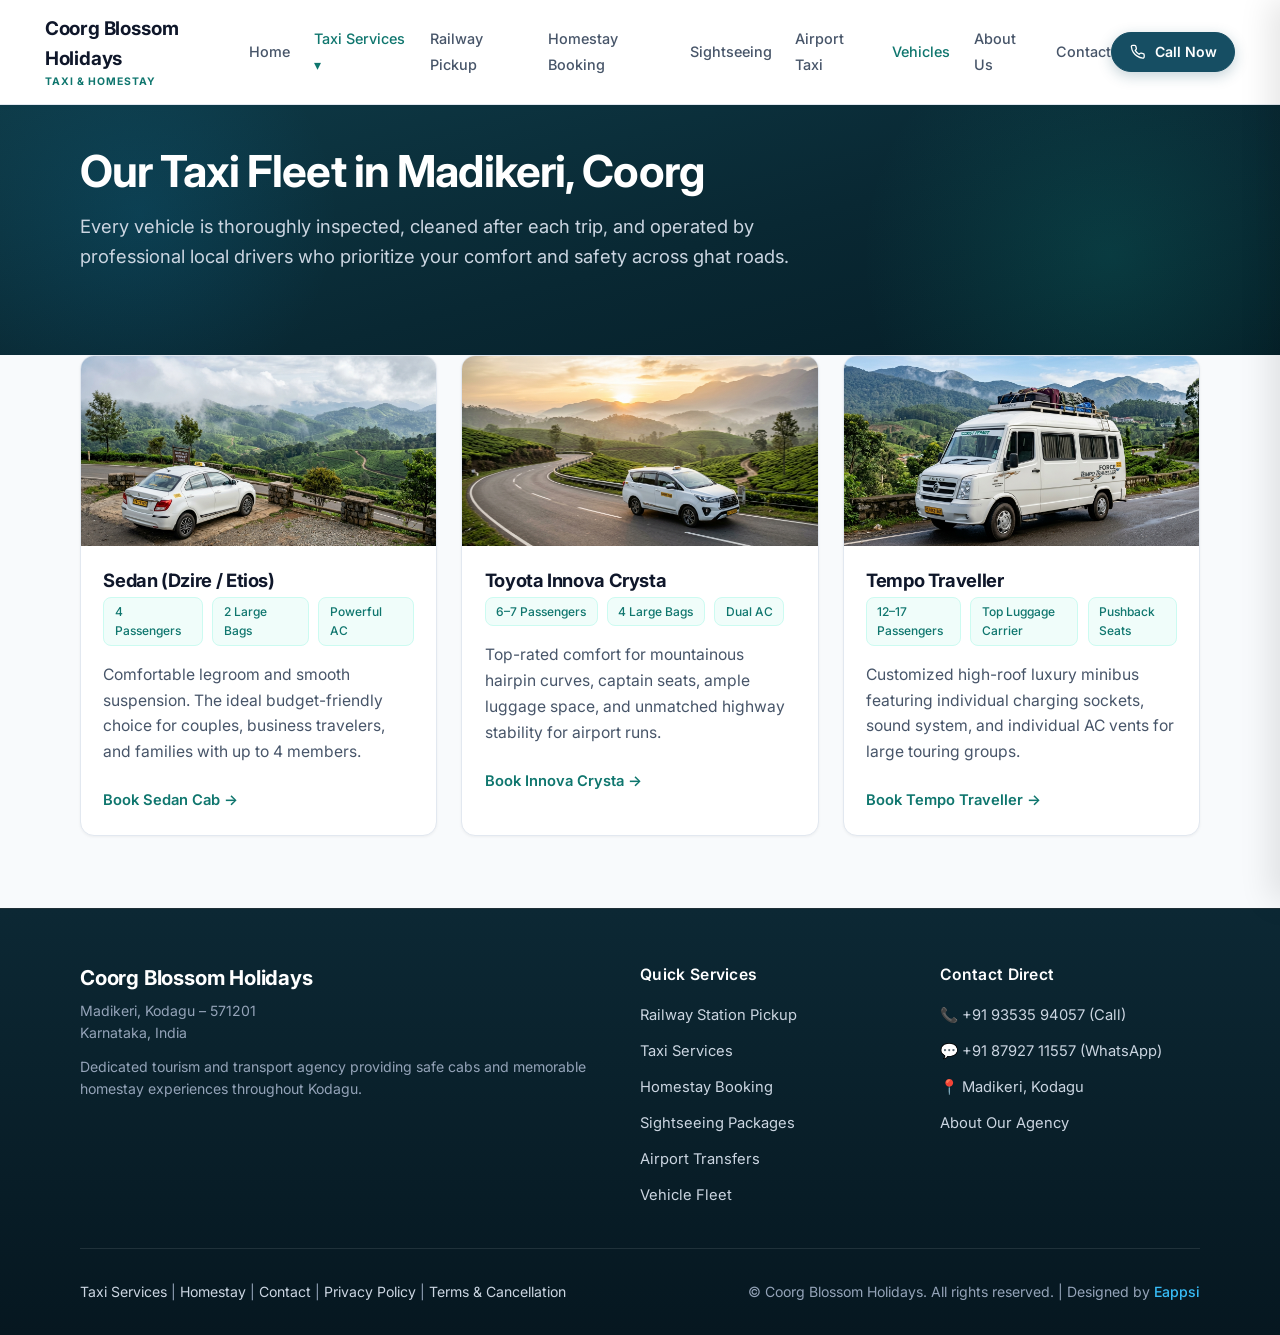
<file: our-vehicles/index.html>
<!DOCTYPE html>
<html lang="en">
<head>
  <meta charset="UTF-8">
  <meta name="viewport" content="width=device-width, initial-scale=1.0">
  <title>Our Vehicle Fleet | Coorg Blossom Holidays</title>
  <meta name="description" content="View our fleet of well-maintained taxis in Madikeri, Coorg. Swift Dzire & Etios sedans, Toyota Innova Crysta SUVs, and Tempo Travellers for group tours.">
  <link rel="canonical" href="https://coorgblossomholidays.com/our-vehicles/">
  <meta property="og:title" content="Our Vehicle Fleet | Coorg Blossom Holidays">
  <meta property="og:description" content="View our fleet of well-maintained taxis in Madikeri, Coorg. Swift Dzire & Etios sedans, Toyota Innova Crysta SUVs, and Tempo Travellers for group tours.">
  <meta property="og:type" content="website">
  <meta property="og:url" content="https://coorgblossomholidays.com/our-vehicles/">
  <meta property="og:image" content="https://coorgblossomholidays.com/assets/images/banner-taxi.jpg">
  <meta property="og:image:secure_url" content="https://coorgblossomholidays.com/assets/images/banner-taxi.jpg">
  <meta property="og:image:type" content="image/jpeg">
  <meta property="og:image:width" content="1024">
  <meta property="og:image:height" content="576">
  <meta property="og:image:alt" content="Coorg Blossom Holidays Vehicle Fleet">
  <meta property="og:site_name" content="Coorg Blossom Holidays">
  <meta name="twitter:card" content="summary_large_image">
  <meta name="twitter:title" content="Our Vehicle Fleet | Coorg Blossom Holidays">
  <meta name="twitter:description" content="View our fleet of well-maintained taxis in Madikeri, Coorg. Sedans, Innova SUVs, and Tempo Travellers.">
  <meta name="twitter:image" content="https://coorgblossomholidays.com/assets/images/banner-taxi.jpg">
  <link rel="preconnect" href="https://fonts.googleapis.com">
  <link rel="preconnect" href="https://fonts.gstatic.com" crossorigin>
  <link href="https://fonts.googleapis.com/css2?family=Inter:wght@400;500;600;700&display=swap" rel="stylesheet">
  <link rel="stylesheet" href="../assets/css/style.css">
</head>
<body>

  <div id="site-header"></div>

  <main>
    <section class="section hero-section">
      <div class="container">
        <div class="hero-content">
          <h1 class="hero-title">Our Taxi Fleet in Madikeri, Coorg</h1>
          <p class="hero-subtitle">Every vehicle is thoroughly inspected, cleaned after each trip, and operated by professional local drivers who prioritize your comfort and safety across ghat roads.</p>
        </div>
      </div>
    </section>

    <section class="section" style="padding-top: 0;">
      <div class="container">
        <div class="fleet-grid">
          <!-- Sedan -->
          <div class="fleet-card">
            <div class="fleet-media"><img src="../assets/images/taxi-sedan.jpg" alt="Maruti Swift Dzire Sedan cab"></div>
            <div class="fleet-body">
              <h4>Sedan (Dzire / Etios)</h4>
              <div class="fleet-specs">
                <span class="spec-badge">4 Passengers</span>
                <span class="spec-badge">2 Large Bags</span>
                <span class="spec-badge">Powerful AC</span>
              </div>
              <p>Comfortable legroom and smooth suspension. The ideal budget-friendly choice for couples, business travelers, and families with up to 4 members.</p>
              <a href="https://wa.me/918792711557?text=Enquiry%20to%20book%20Dzire%20Sedan%20Taxi" class="service-card-link" style="margin-top:1.5rem;" target="_blank" rel="noopener">Book Sedan Cab →</a>
            </div>
          </div>

          <!-- Innova Crysta -->
          <div class="fleet-card">
            <div class="fleet-media"><img src="../assets/images/taxi-services.jpg" alt="Toyota Innova Crysta taxi"></div>
            <div class="fleet-body">
              <h4>Toyota Innova Crysta</h4>
              <div class="fleet-specs">
                <span class="spec-badge">6–7 Passengers</span>
                <span class="spec-badge">4 Large Bags</span>
                <span class="spec-badge">Dual AC</span>
              </div>
              <p>Top-rated comfort for mountainous hairpin curves, captain seats, ample luggage space, and unmatched highway stability for airport runs.</p>
              <a href="https://wa.me/918792711557?text=Enquiry%20to%20book%20Innova%20Crysta%20Taxi" class="service-card-link" style="margin-top:1.5rem;" target="_blank" rel="noopener">Book Innova Crysta →</a>
            </div>
          </div>

          <!-- Tempo Traveller -->
          <div class="fleet-card">
            <div class="fleet-media"><img src="../assets/images/tempo-traveller.jpg" alt="Tempo Traveller Group Minibus" loading="lazy"></div>
            <div class="fleet-body">
              <h4>Tempo Traveller</h4>
              <div class="fleet-specs">
                <span class="spec-badge">12–17 Passengers</span>
                <span class="spec-badge">Top Luggage Carrier</span>
                <span class="spec-badge">Pushback Seats</span>
              </div>
              <p>Customized high-roof luxury minibus featuring individual charging sockets, sound system, and individual AC vents for large touring groups.</p>
              <a href="https://wa.me/918792711557?text=Enquiry%20to%20book%20Tempo%20Traveller%20in%20Coorg" class="service-card-link" style="margin-top:1.5rem;" target="_blank" rel="noopener">Book Tempo Traveller →</a>
            </div>
          </div>
        </div>
      </div>
    </section>
  </main>

  <div id="site-footer"></div>

  <script src="../assets/js/main.js"></script>
</body>
</html>
</file>
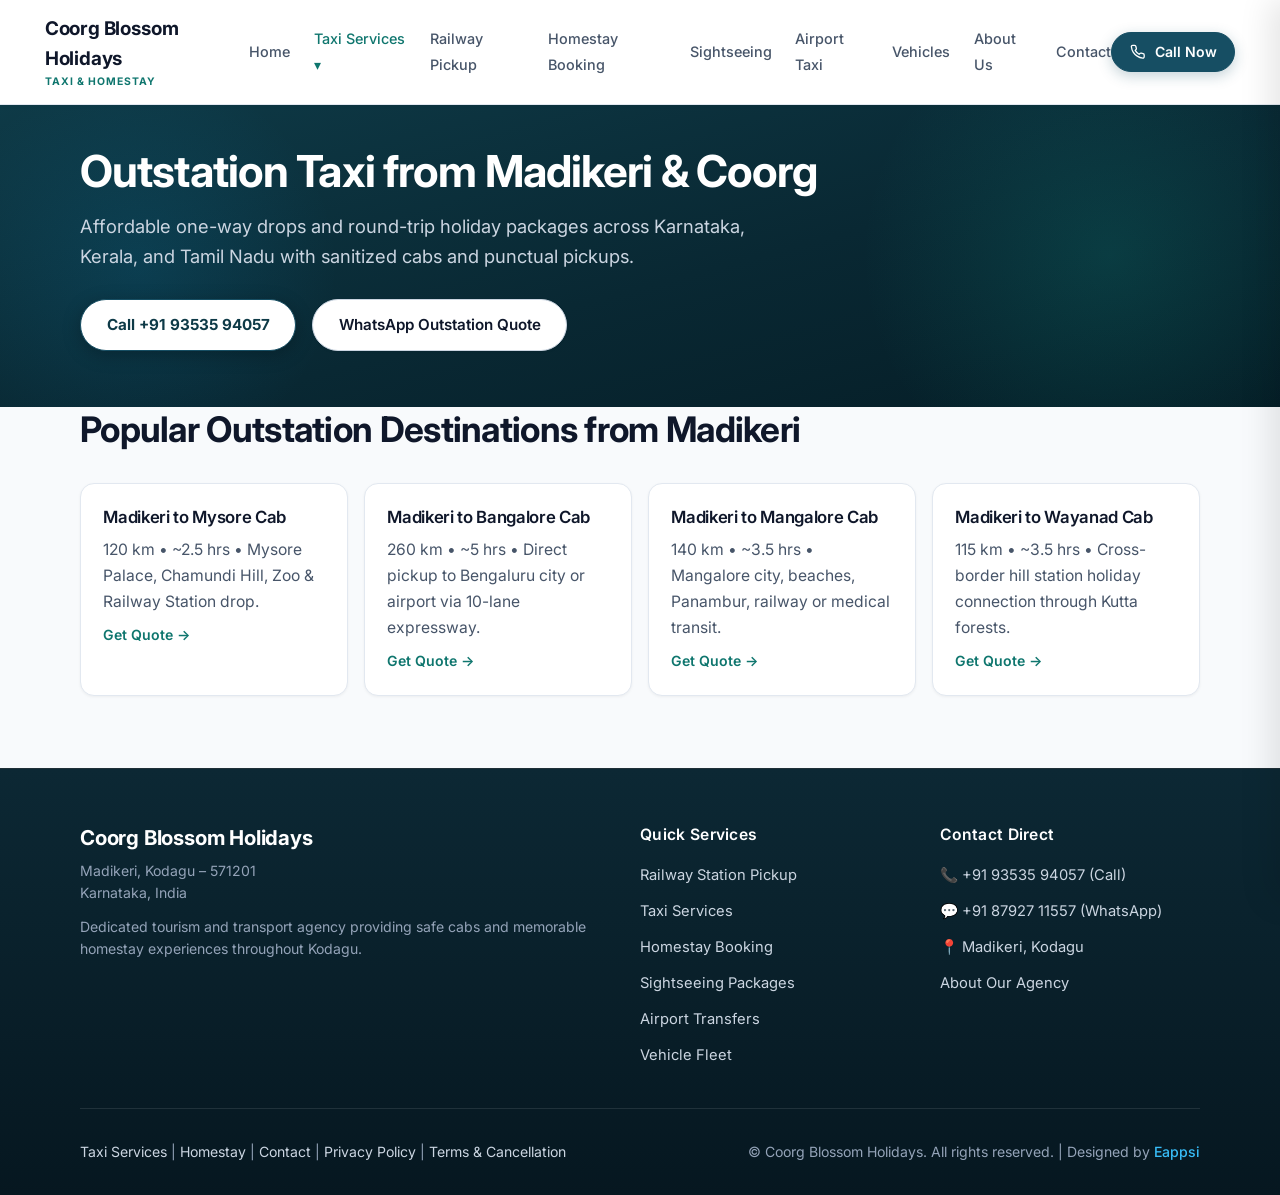
<file: outstation-taxi/index.html>
<!DOCTYPE html>
<html lang="en">
<head>
  <meta charset="UTF-8">
  <meta name="viewport" content="width=device-width, initial-scale=1.0">
  <title>Outstation Taxi from Madikeri & Coorg | Coorg Blossom Holidays</title>
  <meta name="description" content="Book outstation cabs from Madikeri, Coorg to Mysore, Bangalore, Mangalore, Bekal, Wayanad, and Ooty. Reliable one-way and round-trip taxi service.">
  <link rel="canonical" href="https://coorgblossomholidays.com/outstation-taxi/">
  <meta property="og:title" content="Outstation Taxi from Madikeri & Coorg | Coorg Blossom Holidays">
  <meta property="og:description" content="Book outstation cabs from Madikeri, Coorg to Mysore, Bangalore, Mangalore, Bekal, Wayanad, and Ooty. Reliable one-way and round-trip taxi service.">
  <meta property="og:type" content="website">
  <meta property="og:url" content="https://coorgblossomholidays.com/outstation-taxi/">
  <meta property="og:image" content="https://coorgblossomholidays.com/assets/images/banner-taxi.jpg">
  <meta property="og:image:secure_url" content="https://coorgblossomholidays.com/assets/images/banner-taxi.jpg">
  <meta property="og:image:type" content="image/jpeg">
  <meta property="og:image:width" content="1024">
  <meta property="og:image:height" content="576">
  <meta property="og:image:alt" content="Coorg Blossom Holidays Outstation Cabs">
  <meta property="og:site_name" content="Coorg Blossom Holidays">
  <meta name="twitter:card" content="summary_large_image">
  <meta name="twitter:title" content="Outstation Taxi from Madikeri & Coorg | Coorg Blossom Holidays">
  <meta name="twitter:description" content="Book outstation cabs from Madikeri, Coorg to Mysore, Bangalore, Mangalore, Bekal, Wayanad, and Ooty.">
  <meta name="twitter:image" content="https://coorgblossomholidays.com/assets/images/banner-taxi.jpg">
  <link rel="preconnect" href="https://fonts.googleapis.com">
  <link rel="preconnect" href="https://fonts.gstatic.com" crossorigin>
  <link href="https://fonts.googleapis.com/css2?family=Inter:wght@400;500;600;700&display=swap" rel="stylesheet">
  <link rel="stylesheet" href="../assets/css/style.css">
</head>
<body>

  <div id="site-header"></div>

  <main>
    <section class="section hero-section">
      <div class="container">
        <div class="hero-content">
          <h1 class="hero-title">Outstation Taxi from Madikeri & Coorg</h1>
          <p class="hero-subtitle">Affordable one-way drops and round-trip holiday packages across Karnataka, Kerala, and Tamil Nadu with sanitized cabs and punctual pickups.</p>
          <div class="hero-buttons">
            <a href="tel:+919353594057" class="btn btn-white">Call +91 93535 94057</a>
            <a href="https://wa.me/918792711557?text=Hello%20Coorg%20Blossom%20Holidays%2C%20I%20want%20to%20enquire%20for%20an%20outstation%20cab" class="btn btn-outline" target="_blank" rel="noopener">WhatsApp Outstation Quote</a>
          </div>
        </div>
      </div>
    </section>

    <section class="section" style="padding-top: 0;">
      <div class="container">
        <div class="section-header">
          <h2>Popular Outstation Destinations from Madikeri</h2>
        </div>

        <div class="popular-taxi-grid">
          <div class="taxi-sub-card">
            <h4>Madikeri to Mysore Cab</h4>
            <p>120 km • ~2.5 hrs • Mysore Palace, Chamundi Hill, Zoo & Railway Station drop.</p>
            <a href="https://wa.me/918792711557?text=Enquiry%20for%20Madikeri%20to%20Mysore%20Cab" class="taxi-sub-link" target="_blank" rel="noopener">Get Quote →</a>
          </div>

          <div class="taxi-sub-card">
            <h4>Madikeri to Bangalore Cab</h4>
            <p>260 km • ~5 hrs • Direct pickup to Bengaluru city or airport via 10-lane expressway.</p>
            <a href="https://wa.me/918792711557?text=Enquiry%20for%20Madikeri%20to%20Bangalore%20Cab" class="taxi-sub-link" target="_blank" rel="noopener">Get Quote →</a>
          </div>

          <div class="taxi-sub-card">
            <h4>Madikeri to Mangalore Cab</h4>
            <p>140 km • ~3.5 hrs • Mangalore city, beaches, Panambur, railway or medical transit.</p>
            <a href="https://wa.me/918792711557?text=Enquiry%20for%20Madikeri%20to%20Mangalore%20Cab" class="taxi-sub-link" target="_blank" rel="noopener">Get Quote →</a>
          </div>

          <div class="taxi-sub-card">
            <h4>Madikeri to Wayanad Cab</h4>
            <p>115 km • ~3.5 hrs • Cross-border hill station holiday connection through Kutta forests.</p>
            <a href="https://wa.me/918792711557?text=Enquiry%20for%20Madikeri%20to%20Wayanad%20Cab" class="taxi-sub-link" target="_blank" rel="noopener">Get Quote →</a>
          </div>
        </div>
      </div>
    </section>
  </main>

  <div id="site-footer"></div>

  <script src="../assets/js/main.js"></script>
</body>
</html>
</file>
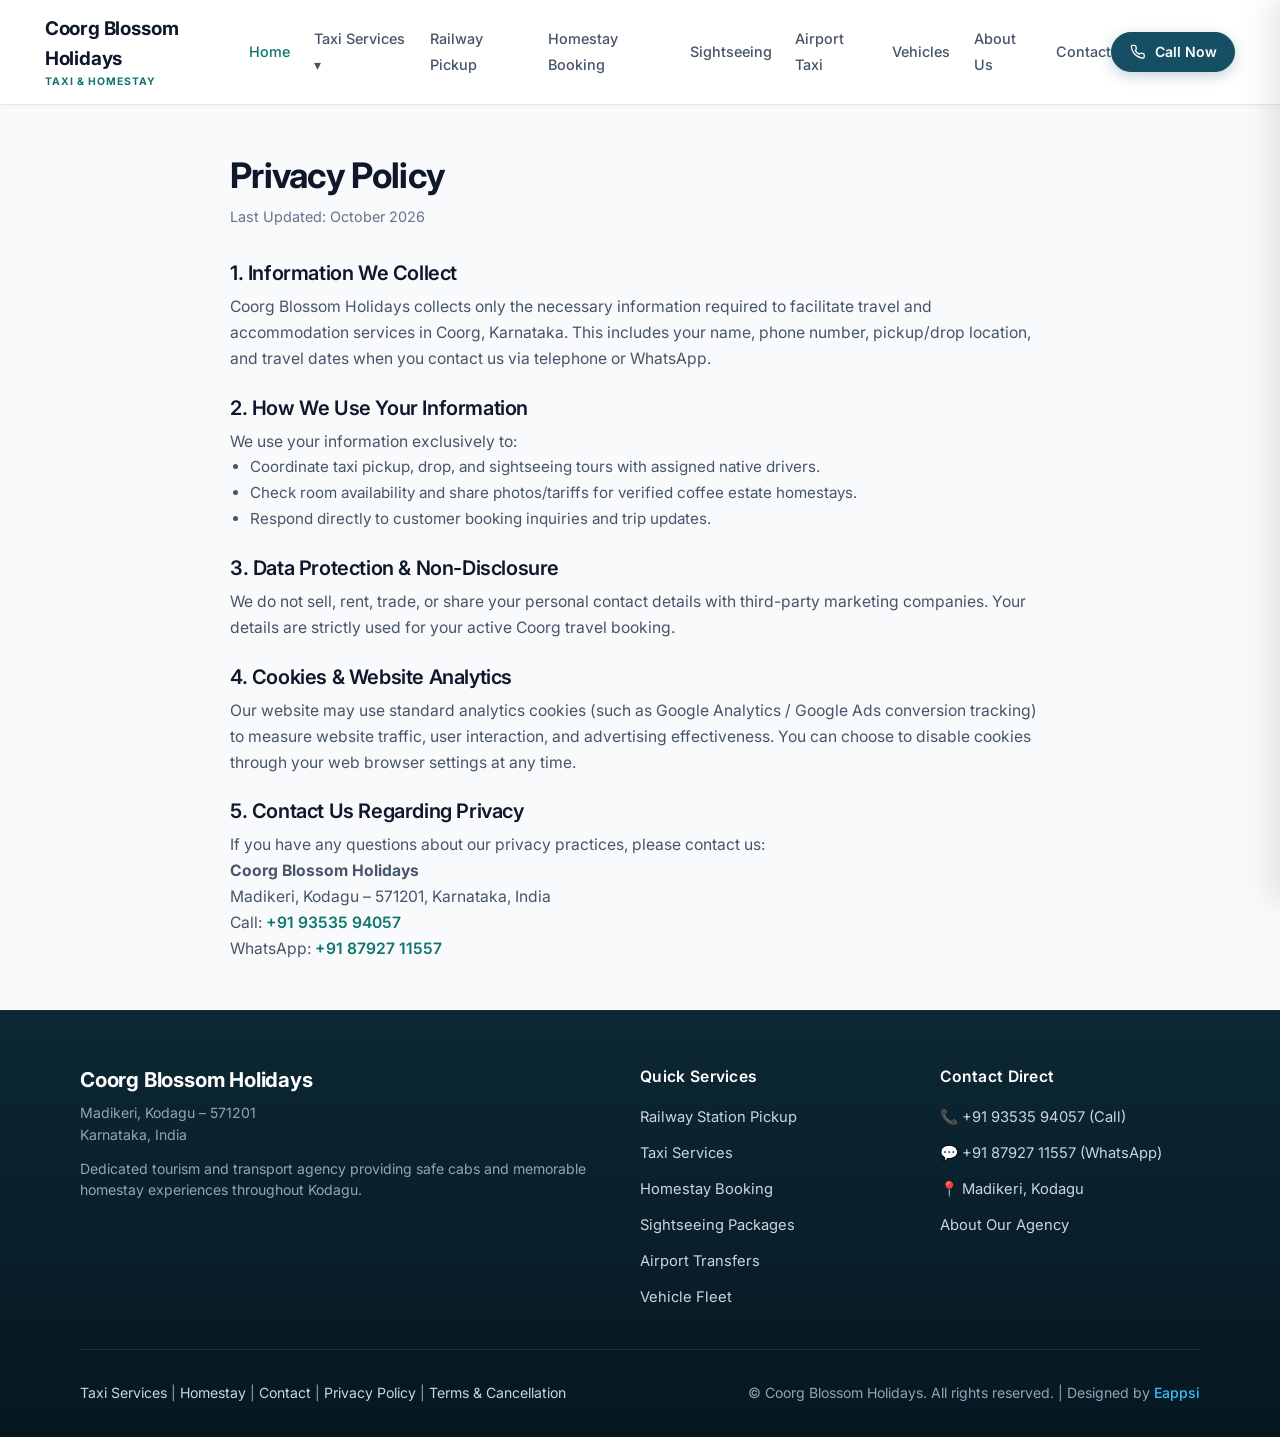
<file: privacy-policy/index.html>
<!DOCTYPE html>
<html lang="en">
<head>
  <meta charset="UTF-8">
  <meta name="viewport" content="width=device-width, initial-scale=1.0">
  <title>Privacy Policy | Coorg Blossom Holidays</title>
  <meta name="description" content="Privacy Policy for Coorg Blossom Holidays. Learn how we handle customer contact details for taxi and homestay bookings in Madikeri, Coorg.">
  <link rel="canonical" href="https://coorgblossomholidays.com/privacy-policy/">
  <meta property="og:title" content="Privacy Policy | Coorg Blossom Holidays">
  <meta property="og:description" content="Privacy Policy for Coorg Blossom Holidays. Learn how we handle customer contact details for taxi and homestay bookings in Madikeri, Coorg.">
  <meta property="og:type" content="website">
  <meta property="og:url" content="https://coorgblossomholidays.com/privacy-policy/">
  <meta property="og:image" content="https://coorgblossomholidays.com/assets/images/banner-taxi.jpg">
  <meta property="og:image:secure_url" content="https://coorgblossomholidays.com/assets/images/banner-taxi.jpg">
  <meta property="og:image:type" content="image/jpeg">
  <meta property="og:image:width" content="1024">
  <meta property="og:image:height" content="576">
  <meta property="og:image:alt" content="Coorg Blossom Holidays Privacy Policy">
  <meta property="og:site_name" content="Coorg Blossom Holidays">
  <meta name="twitter:card" content="summary_large_image">
  <meta name="twitter:title" content="Privacy Policy | Coorg Blossom Holidays">
  <meta name="twitter:description" content="Privacy Policy for Coorg Blossom Holidays.">
  <meta name="twitter:image" content="https://coorgblossomholidays.com/assets/images/banner-taxi.jpg">
  <link rel="preconnect" href="https://fonts.googleapis.com">
  <link rel="preconnect" href="https://fonts.gstatic.com" crossorigin>
  <link href="https://fonts.googleapis.com/css2?family=Inter:wght@400;500;600;700&display=swap" rel="stylesheet">
  <link rel="stylesheet" href="../assets/css/style.css">
</head>
<body>

  <div id="site-header"></div>

  <!-- Content -->
  <main>
    <section class="section" style="padding: 3rem 0;">
      <div class="container" style="max-width: 860px;">
        <h1 style="font-size: 2.2rem; margin-bottom: 0.5rem; color: var(--text-primary);">Privacy Policy</h1>
        <p style="color: var(--text-muted); font-size: 0.9rem; margin-bottom: 2rem;">Last Updated: October 2026</p>

        <div style="line-height: 1.7; color: var(--text-secondary); font-size: 0.95rem;">
          <h3 style="color: var(--text-primary); margin: 1.5rem 0 0.5rem;">1. Information We Collect</h3>
          <p>Coorg Blossom Holidays collects only the necessary information required to facilitate travel and accommodation services in Coorg, Karnataka. This includes your name, phone number, pickup/drop location, and travel dates when you contact us via telephone or WhatsApp.</p>

          <h3 style="color: var(--text-primary); margin: 1.5rem 0 0.5rem;">2. How We Use Your Information</h3>
          <p>We use your information exclusively to:</p>
          <ul style="padding-left: 1.25rem; margin-bottom: 1rem;">
            <li>Coordinate taxi pickup, drop, and sightseeing tours with assigned native drivers.</li>
            <li>Check room availability and share photos/tariffs for verified coffee estate homestays.</li>
            <li>Respond directly to customer booking inquiries and trip updates.</li>
          </ul>

          <h3 style="color: var(--text-primary); margin: 1.5rem 0 0.5rem;">3. Data Protection & Non-Disclosure</h3>
          <p>We do not sell, rent, trade, or share your personal contact details with third-party marketing companies. Your details are strictly used for your active Coorg travel booking.</p>

          <h3 style="color: var(--text-primary); margin: 1.5rem 0 0.5rem;">4. Cookies & Website Analytics</h3>
          <p>Our website may use standard analytics cookies (such as Google Analytics / Google Ads conversion tracking) to measure website traffic, user interaction, and advertising effectiveness. You can choose to disable cookies through your web browser settings at any time.</p>

          <h3 style="color: var(--text-primary); margin: 1.5rem 0 0.5rem;">5. Contact Us Regarding Privacy</h3>
          <p>If you have any questions about our privacy practices, please contact us:</p>
          <p><strong>Coorg Blossom Holidays</strong><br>
          Madikeri, Kodagu – 571201, Karnataka, India<br>
          Call: <a href="tel:+919353594057" style="color: var(--forest-teal); font-weight: 600;">+91 93535 94057</a><br>
          WhatsApp: <a href="https://wa.me/918792711557" style="color: var(--forest-teal); font-weight: 600;">+91 87927 11557</a></p>
        </div>
      </div>
    </section>
  </main>

  <div id="site-footer"></div>

  <script src="../assets/js/main.js"></script>
</body>
</html>
</file>
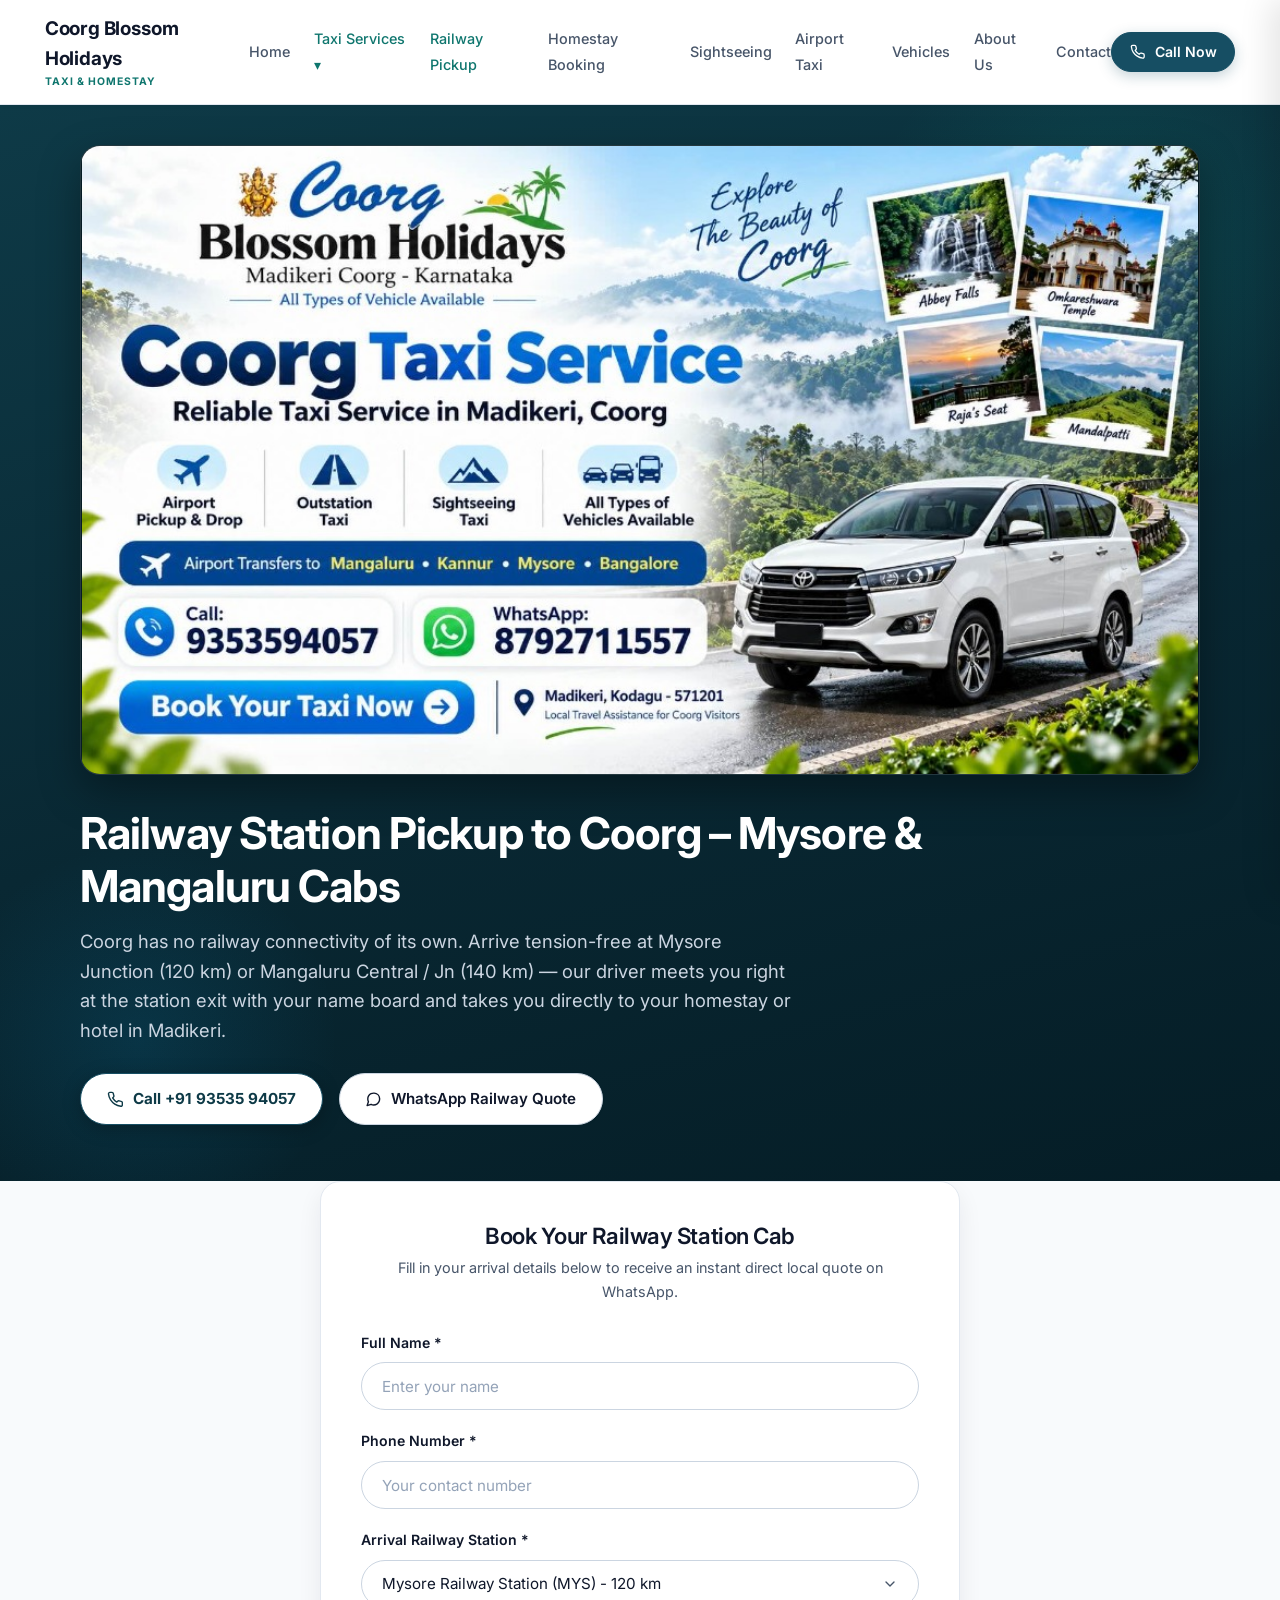
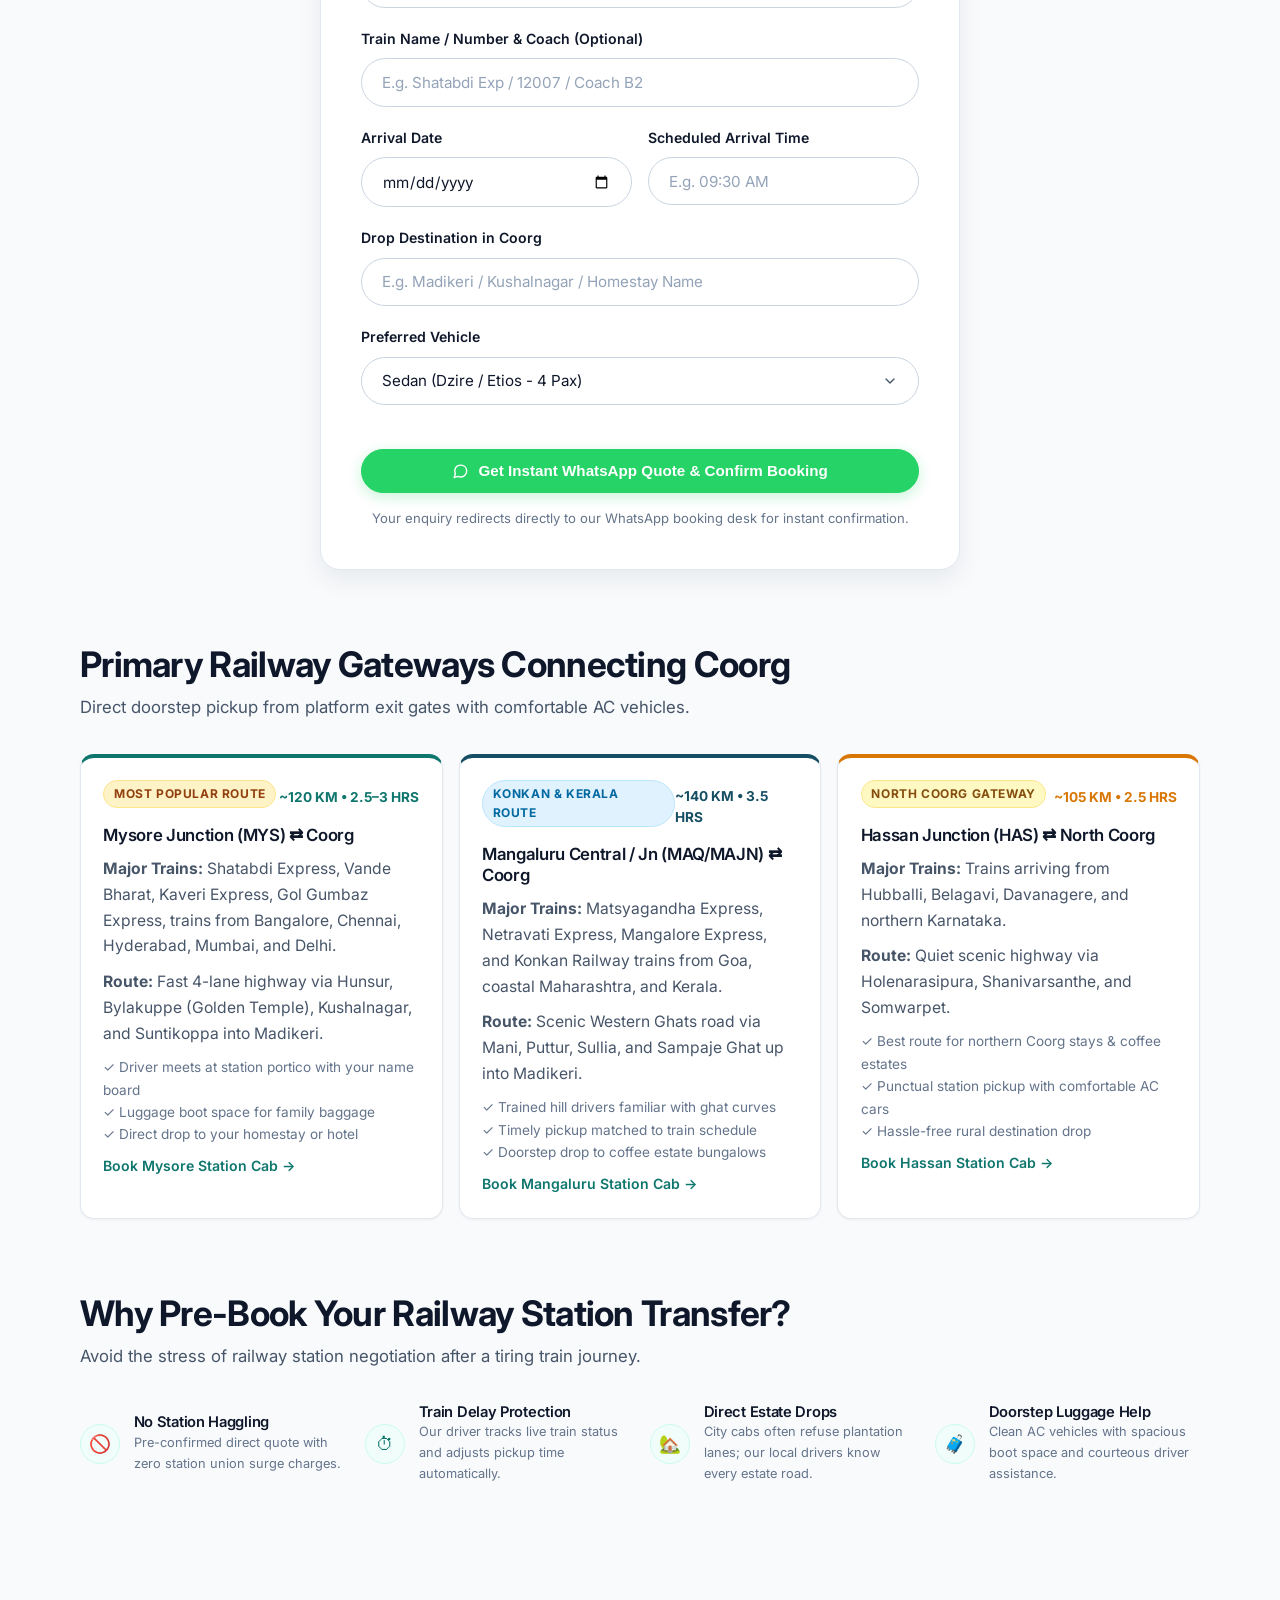
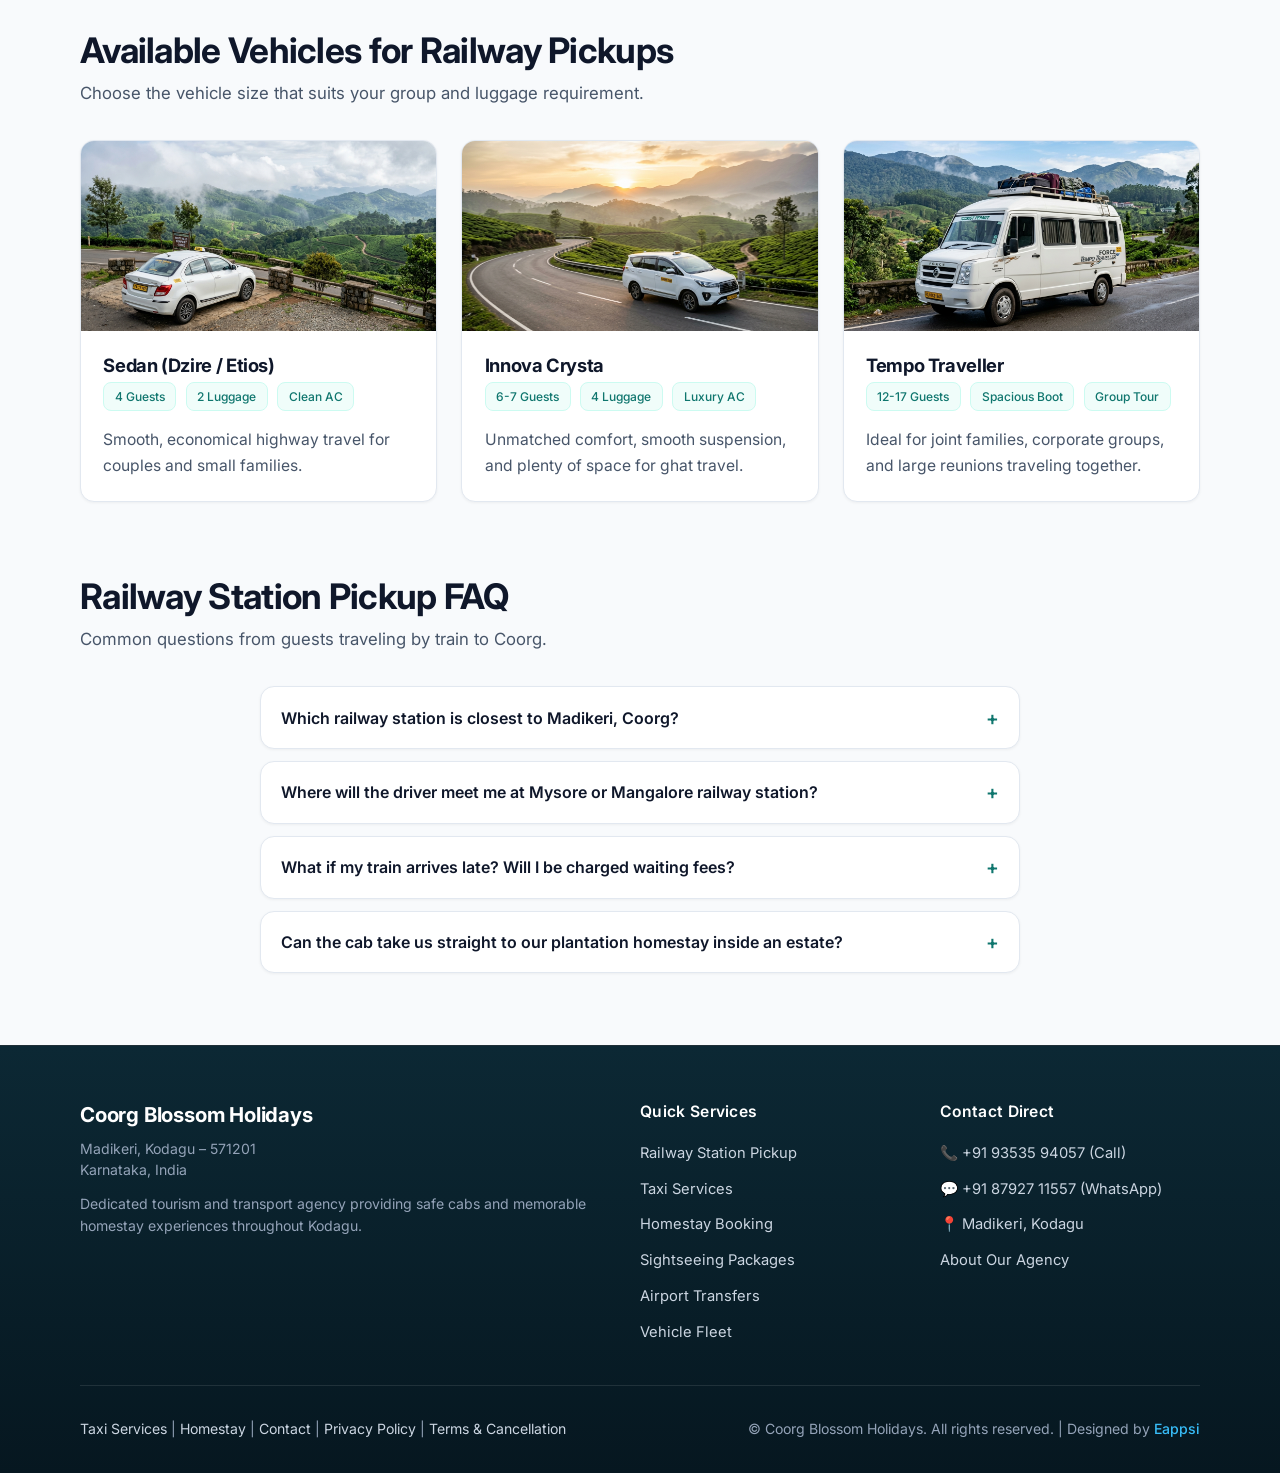
<file: railway-station-pickup/index.html>
<!DOCTYPE html>
<html lang="en">
<head>
  <meta charset="UTF-8">
  <meta name="viewport" content="width=device-width, initial-scale=1.0">
  <title>Railway Station Pickup to Coorg | Mysore &amp; Mangalore Railway Cabs</title>
  <meta name="description" content="Book direct railway station pickup taxi from Mysore Junction (MYS) and Mangaluru Central/Junction (MAQ/MAJN) to Madikeri, Coorg. Verified hill drivers, live train tracking, clean AC cabs & doorstep homestay drops.">
  <link rel="canonical" href="https://coorgblossomholidays.com/railway-station-pickup/">
  <meta property="og:title" content="Railway Station Pickup to Coorg | Mysore & Mangalore Railway Cabs">
  <meta property="og:description" content="Book direct railway station pickup taxi from Mysore Junction (MYS) and Mangaluru Central/Junction (MAQ/MAJN) to Madikeri, Coorg. Live train tracking and doorstep homestay drops.">
  <meta property="og:type" content="website">
  <meta property="og:url" content="https://coorgblossomholidays.com/railway-station-pickup/">
  <meta property="og:image" content="https://coorgblossomholidays.com/assets/images/banner-taxi.jpg">
  <meta property="og:image:secure_url" content="https://coorgblossomholidays.com/assets/images/banner-taxi.jpg">
  <meta property="og:image:type" content="image/jpeg">
  <meta property="og:image:width" content="1024">
  <meta property="og:image:height" content="576">
  <meta property="og:image:alt" content="Coorg Blossom Holidays Railway Station Pickup Taxi">
  <meta property="og:site_name" content="Coorg Blossom Holidays">
  <meta name="twitter:card" content="summary_large_image">
  <meta name="twitter:title" content="Railway Station Pickup to Coorg | Mysore & Mangalore Railway Cabs">
  <meta name="twitter:description" content="Book direct railway station pickup taxi from Mysore Junction (MYS) and Mangaluru Central/Junction (MAQ/MAJN) to Madikeri, Coorg.">
  <meta name="twitter:image" content="https://coorgblossomholidays.com/assets/images/banner-taxi.jpg">
  <link rel="preconnect" href="https://fonts.googleapis.com">
  <link rel="preconnect" href="https://fonts.gstatic.com" crossorigin>
  <link href="https://fonts.googleapis.com/css2?family=Inter:wght@400;500;600;700&display=swap" rel="stylesheet">
  <link rel="stylesheet" href="../assets/css/style.css">
</head>
<body>

  <div id="site-header"></div>

  <main>
    <!-- Railway Hero -->
    <section class="section hero-section">
      <div class="container">
        <div class="hero-banner">
          <img src="../assets/images/banner-taxi.jpg" alt="Railway Station Pickup Taxi to Coorg" width="1024" height="576" fetchpriority="high">
          <span class="hero-domain-tag">🚆 Mysore &amp; Mangaluru Rail Gateways</span>
        </div>

        <div class="hero-content">
          <h1 class="hero-title">Railway Station Pickup to Coorg – Mysore &amp; Mangaluru Cabs</h1>
          <p class="hero-subtitle">Coorg has no railway connectivity of its own. Arrive tension-free at Mysore Junction (120 km) or Mangaluru Central / Jn (140 km) — our driver meets you right at the station exit with your name board and takes you directly to your homestay or hotel in Madikeri.</p>
          <div class="hero-buttons">
            <a href="tel:+919353594057" class="btn btn-white">
              <svg class="icon" viewBox="0 0 24 24"><path d="M22 16.92v3a2 2 0 0 1-2.18 2 19.79 19.79 0 0 1-8.63-3.07 19.5 19.5 0 0 1-6-6 19.79 19.79 0 0 1-3.07-8.67A2 2 0 0 1 4.11 2h3a2 2 0 0 1 2 1.72 12.84 12.84 0 0 0 .7 2.81 2 2 0 0 1-.45 2.11L8.09 9.91a16 16 0 0 0 6 6l1.27-1.27a2 2 0 0 1 2.11-.45 12.84 12.84 0 0 0 2.81.7A2 2 0 0 1 22 16.92z"/></svg>
              Call +91 93535 94057
            </a>
            <a href="https://wa.me/918792711557?text=Hello%20Coorg%20Blossom%20Holidays%2C%20I%20would%20like%20to%20book%20a%20railway%20station%20pickup%20to%20Coorg" class="btn btn-outline" target="_blank" rel="noopener">
              <svg class="icon" viewBox="0 0 24 24"><path d="M21 11.5a8.38 8.38 0 0 1-.9 3.8 8.5 8.5 0 0 1-7.6 4.7 8.38 8.38 0 0 1-3.8-.9L3 21l1.9-5.7a8.38 8.38 0 0 1-.9-3.8 8.5 8.5 0 0 1 4.7-7.6 8.38 8.38 0 0 1 3.8-.9h.5a8.48 8.48 0 0 1 8 8v.5z"/></svg>
              WhatsApp Railway Quote
            </a>
          </div>
        </div>
      </div>
    </section>

    <!-- Booking Form Section -->
    <section class="section" style="padding-top: 0;">
      <div class="container">
        <div class="booking-form-card">
          <div class="booking-form-header">
            <h3>Book Your Railway Station Cab</h3>
            <p>Fill in your arrival details below to receive an instant direct local quote on WhatsApp.</p>
          </div>

          <form id="railway-booking-form">
            <div class="form-group">
              <label class="form-label" for="rail-name">Full Name *</label>
              <input type="text" id="rail-name" class="form-control" placeholder="Enter your name" required>
            </div>

            <div class="form-group">
              <label class="form-label" for="rail-phone">Phone Number *</label>
              <input type="tel" id="rail-phone" class="form-control" placeholder="Your contact number" required>
            </div>

            <div class="form-group">
              <label class="form-label" for="rail-station">Arrival Railway Station *</label>
              <select id="rail-station" class="form-select" required>
                <option value="Mysore Railway Station (MYS)" selected>Mysore Railway Station (MYS) - 120 km</option>
                <option value="Mangaluru Central (MAQ)">Mangaluru Central (MAQ) - 140 km</option>
                <option value="Mangaluru Junction (MAJN)">Mangaluru Junction (MAJN) - 138 km</option>
                <option value="Hassan Railway Station (HAS)">Hassan Railway Station (HAS) - 105 km</option>
              </select>
            </div>

            <div class="form-group">
              <label class="form-label" for="rail-train">Train Name / Number &amp; Coach (Optional)</label>
              <input type="text" id="rail-train" class="form-control" placeholder="E.g. Shatabdi Exp / 12007 / Coach B2">
            </div>

            <div class="form-group" style="display: grid; grid-template-columns: 1fr 1fr; gap: 1rem;">
              <div>
                <label class="form-label" for="rail-date">Arrival Date</label>
                <input type="date" id="rail-date" class="form-control">
              </div>
              <div>
                <label class="form-label" for="rail-time">Scheduled Arrival Time</label>
                <input type="text" id="rail-time" class="form-control" placeholder="E.g. 09:30 AM">
              </div>
            </div>

            <div class="form-group">
              <label class="form-label" for="rail-drop">Drop Destination in Coorg</label>
              <input type="text" id="rail-drop" class="form-control" placeholder="E.g. Madikeri / Kushalnagar / Homestay Name">
            </div>

            <div class="form-group">
              <label class="form-label" for="rail-vehicle">Preferred Vehicle</label>
              <select id="rail-vehicle" class="form-select">
                <option value="Sedan (Dzire / Etios - 4 Pax)">Sedan (Dzire / Etios - 4 Pax)</option>
                <option value="SUV (Innova Crysta - 6/7 Pax)">SUV (Innova Crysta - 6/7 Pax)</option>
                <option value="Tempo Traveller (12-17 Pax)">Tempo Traveller (12-17 Pax)</option>
              </select>
            </div>

            <button type="submit" class="btn btn-whatsapp btn-block" style="margin-top: 1.5rem;">
              <svg class="icon" viewBox="0 0 24 24"><path d="M21 11.5a8.38 8.38 0 0 1-.9 3.8 8.5 8.5 0 0 1-7.6 4.7 8.38 8.38 0 0 1-3.8-.9L3 21l1.9-5.7a8.38 8.38 0 0 1-.9-3.8 8.5 8.5 0 0 1 4.7-7.6 8.38 8.38 0 0 1 3.8-.9h.5a8.48 8.48 0 0 1 8 8v.5z"/></svg>
              Get Instant WhatsApp Quote &amp; Confirm Booking
            </button>
            <p class="form-note">Your enquiry redirects directly to our WhatsApp booking desk for instant confirmation.</p>
          </form>
        </div>
      </div>
    </section>

    <!-- Detailed Railway Routes -->
    <section class="section" style="padding-top: 0;">
      <div class="container">
        <div class="section-header">
          <h2>Primary Railway Gateways Connecting Coorg</h2>
          <p>Direct doorstep pickup from platform exit gates with comfortable AC vehicles.</p>
        </div>

        <div class="popular-taxi-grid" style="grid-template-columns: repeat(auto-fit, minmax(280px, 1fr));">
          <!-- Route 1: Mysore Station -->
          <div class="taxi-sub-card" style="border-top: 4px solid var(--forest-teal);">
            <div style="display: flex; align-items: center; justify-content: space-between;">
              <span class="railway-station-tag tag-mysore">MOST POPULAR ROUTE</span>
              <span style="font-weight: 700; color: var(--forest-teal); font-size: 0.85rem;">~120 KM • 2.5–3 HRS</span>
            </div>
            <h4>Mysore Junction (MYS) ⇄ Coorg</h4>
            <p><strong>Major Trains:</strong> Shatabdi Express, Vande Bharat, Kaveri Express, Gol Gumbaz Express, trains from Bangalore, Chennai, Hyderabad, Mumbai, and Delhi.</p>
            <p><strong>Route:</strong> Fast 4-lane highway via Hunsur, Bylakuppe (Golden Temple), Kushalnagar, and Suntikoppa into Madikeri.</p>
            <p style="font-size: 0.85rem; color: var(--text-muted);">✓ Driver meets at station portico with your name board<br>✓ Luggage boot space for family baggage<br>✓ Direct drop to your homestay or hotel</p>
            <a href="https://wa.me/918792711557?text=Hello%20Coorg%20Blossom%20Holidays%2C%20please%20quote%20for%20Mysore%20Railway%20Station%20(MYS)%20to%20Coorg%20cab" class="taxi-sub-link" target="_blank" rel="noopener">Book Mysore Station Cab →</a>
          </div>

          <!-- Route 2: Mangaluru Station -->
          <div class="taxi-sub-card" style="border-top: 4px solid var(--primary-blue);">
            <div style="display: flex; align-items: center; justify-content: space-between;">
              <span class="railway-station-tag tag-mangalore">KONKAN &amp; KERALA ROUTE</span>
              <span style="font-weight: 700; color: var(--primary-blue); font-size: 0.85rem;">~140 KM • 3.5 HRS</span>
            </div>
            <h4>Mangaluru Central / Jn (MAQ/MAJN) ⇄ Coorg</h4>
            <p><strong>Major Trains:</strong> Matsyagandha Express, Netravati Express, Mangalore Express, and Konkan Railway trains from Goa, coastal Maharashtra, and Kerala.</p>
            <p><strong>Route:</strong> Scenic Western Ghats road via Mani, Puttur, Sullia, and Sampaje Ghat up into Madikeri.</p>
            <p style="font-size: 0.85rem; color: var(--text-muted);">✓ Trained hill drivers familiar with ghat curves<br>✓ Timely pickup matched to train schedule<br>✓ Doorstep drop to coffee estate bungalows</p>
            <a href="https://wa.me/918792711557?text=Hello%20Coorg%20Blossom%20Holidays%2C%20please%20quote%20for%20Mangaluru%20Railway%20Station%20(MAQ/MAJN)%20to%20Coorg%20cab" class="taxi-sub-link" target="_blank" rel="noopener">Book Mangaluru Station Cab →</a>
          </div>

          <!-- Route 3: Hassan Station -->
          <div class="taxi-sub-card" style="border-top: 4px solid var(--accent-gold);">
            <div style="display: flex; align-items: center; justify-content: space-between;">
              <span class="railway-station-tag tag-mysore" style="background:#fef9c3; color:#854d0e;">NORTH COORG GATEWAY</span>
              <span style="font-weight: 700; color: var(--accent-gold); font-size: 0.85rem;">~105 KM • 2.5 HRS</span>
            </div>
            <h4>Hassan Junction (HAS) ⇄ North Coorg</h4>
            <p><strong>Major Trains:</strong> Trains arriving from Hubballi, Belagavi, Davanagere, and northern Karnataka.</p>
            <p><strong>Route:</strong> Quiet scenic highway via Holenarasipura, Shanivarsanthe, and Somwarpet.</p>
            <p style="font-size: 0.85rem; color: var(--text-muted);">✓ Best route for northern Coorg stays &amp; coffee estates<br>✓ Punctual station pickup with comfortable AC cars<br>✓ Hassle-free rural destination drop</p>
            <a href="https://wa.me/918792711557?text=Hello%20Coorg%20Blossom%20Holidays%2C%20please%20quote%20for%20Hassan%20Railway%20Station%20(HAS)%20to%20Coorg%20cab" class="taxi-sub-link" target="_blank" rel="noopener">Book Hassan Station Cab →</a>
          </div>
        </div>
      </div>
    </section>

    <!-- Why Pre-Book Railway Transfers -->
    <section class="section" style="padding-top: 0; background-color: var(--surface-bg);">
      <div class="container">
        <div class="section-header">
          <h2>Why Pre-Book Your Railway Station Transfer?</h2>
          <p>Avoid the stress of railway station negotiation after a tiring train journey.</p>
        </div>

        <div class="trust-grid" style="grid-template-columns: repeat(auto-fit, minmax(220px, 1fr));">
          <div class="trust-item">
            <div class="trust-icon">🚫</div>
            <div class="trust-text">
              <h4>No Station Haggling</h4>
              <p>Pre-confirmed direct quote with zero station union surge charges.</p>
            </div>
          </div>
          <div class="trust-item">
            <div class="trust-icon">⏱</div>
            <div class="trust-text">
              <h4>Train Delay Protection</h4>
              <p>Our driver tracks live train status and adjusts pickup time automatically.</p>
            </div>
          </div>
          <div class="trust-item">
            <div class="trust-icon">🏡</div>
            <div class="trust-text">
              <h4>Direct Estate Drops</h4>
              <p>City cabs often refuse plantation lanes; our local drivers know every estate road.</p>
            </div>
          </div>
          <div class="trust-item">
            <div class="trust-icon">🧳</div>
            <div class="trust-text">
              <h4>Doorstep Luggage Help</h4>
              <p>Clean AC vehicles with spacious boot space and courteous driver assistance.</p>
            </div>
          </div>
        </div>
      </div>
    </section>

    <!-- Vehicle Fleet -->
    <section class="section">
      <div class="container">
        <div class="section-header">
          <h2>Available Vehicles for Railway Pickups</h2>
          <p>Choose the vehicle size that suits your group and luggage requirement.</p>
        </div>

        <div class="fleet-grid">
          <div class="fleet-card">
            <div class="fleet-media"><img src="../assets/images/taxi-sedan.jpg" alt="Sedan Cab Dzire Etios" loading="lazy"></div>
            <div class="fleet-body">
              <h4>Sedan (Dzire / Etios)</h4>
              <div class="fleet-specs"><span class="spec-badge">4 Guests</span><span class="spec-badge">2 Luggage</span><span class="spec-badge">Clean AC</span></div>
              <p>Smooth, economical highway travel for couples and small families.</p>
            </div>
          </div>
          <div class="fleet-card">
            <div class="fleet-media"><img src="../assets/images/taxi-services.jpg" alt="Innova Crysta Cab" loading="lazy"></div>
            <div class="fleet-body">
              <h4>Innova Crysta</h4>
              <div class="fleet-specs"><span class="spec-badge">6-7 Guests</span><span class="spec-badge">4 Luggage</span><span class="spec-badge">Luxury AC</span></div>
              <p>Unmatched comfort, smooth suspension, and plenty of space for ghat travel.</p>
            </div>
          </div>
          <div class="fleet-card">
            <div class="fleet-media"><img src="../assets/images/tempo-traveller.jpg" alt="Tempo Traveller" loading="lazy"></div>
            <div class="fleet-body">
              <h4>Tempo Traveller</h4>
              <div class="fleet-specs"><span class="spec-badge">12-17 Guests</span><span class="spec-badge">Spacious Boot</span><span class="spec-badge">Group Tour</span></div>
              <p>Ideal for joint families, corporate groups, and large reunions traveling together.</p>
            </div>
          </div>
        </div>
      </div>
    </section>

    <!-- FAQs -->
    <section class="section" style="padding-top: 0;">
      <div class="container">
        <div class="section-header">
          <h2>Railway Station Pickup FAQ</h2>
          <p>Common questions from guests traveling by train to Coorg.</p>
        </div>

        <div class="faq-list">
          <div class="faq-item">
            <button class="faq-question">
              <span>Which railway station is closest to Madikeri, Coorg?</span>
              <span class="faq-icon">+</span>
            </button>
            <div class="faq-answer">
              <p>Coorg has no railway station. <strong>Mysore Junction (MYS)</strong> is approximately 120 km (2.5–3 hours drive) and <strong>Mangaluru Central / Junction (MAQ / MAJN)</strong> is ~140 km (3.5 hours drive). Mysore is the most convenient railway station for trains from Bengaluru, Chennai, Mumbai, and Delhi.</p>
            </div>
          </div>

          <div class="faq-item">
            <button class="faq-question">
              <span>Where will the driver meet me at Mysore or Mangalore railway station?</span>
              <span class="faq-icon">+</span>
            </button>
            <div class="faq-answer">
              <p>Our driver will contact you prior to train arrival and will be waiting at the designated station portico/exit gate holding a placard with your name. You won't have to carry your luggage through crowded parking areas.</p>
            </div>
          </div>

          <div class="faq-item">
            <button class="faq-question">
              <span>What if my train arrives late? Will I be charged waiting fees?</span>
              <span class="faq-icon">+</span>
            </button>
            <div class="faq-answer">
              <p>No extra waiting charges are applied for regular train delays. Our dispatch team tracks the live running status of your train and coordinates the driver's arrival accordingly.</p>
            </div>
          </div>

          <div class="faq-item">
            <button class="faq-question">
              <span>Can the cab take us straight to our plantation homestay inside an estate?</span>
              <span class="faq-icon">+</span>
            </button>
            <div class="faq-answer">
              <p>Yes, absolutely. Outside city drivers frequently refuse unpaved plantation roads or get lost. Our local Kodagu drivers know the routes to virtually every homestay and resort in Madikeri, Kushalnagar, Virajpet, and Somwarpet.</p>
            </div>
          </div>
        </div>
      </div>
    </section>
  </main>

  <div id="site-footer"></div>

  <script src="../assets/js/main.js"></script>
</body>
</html>
</file>
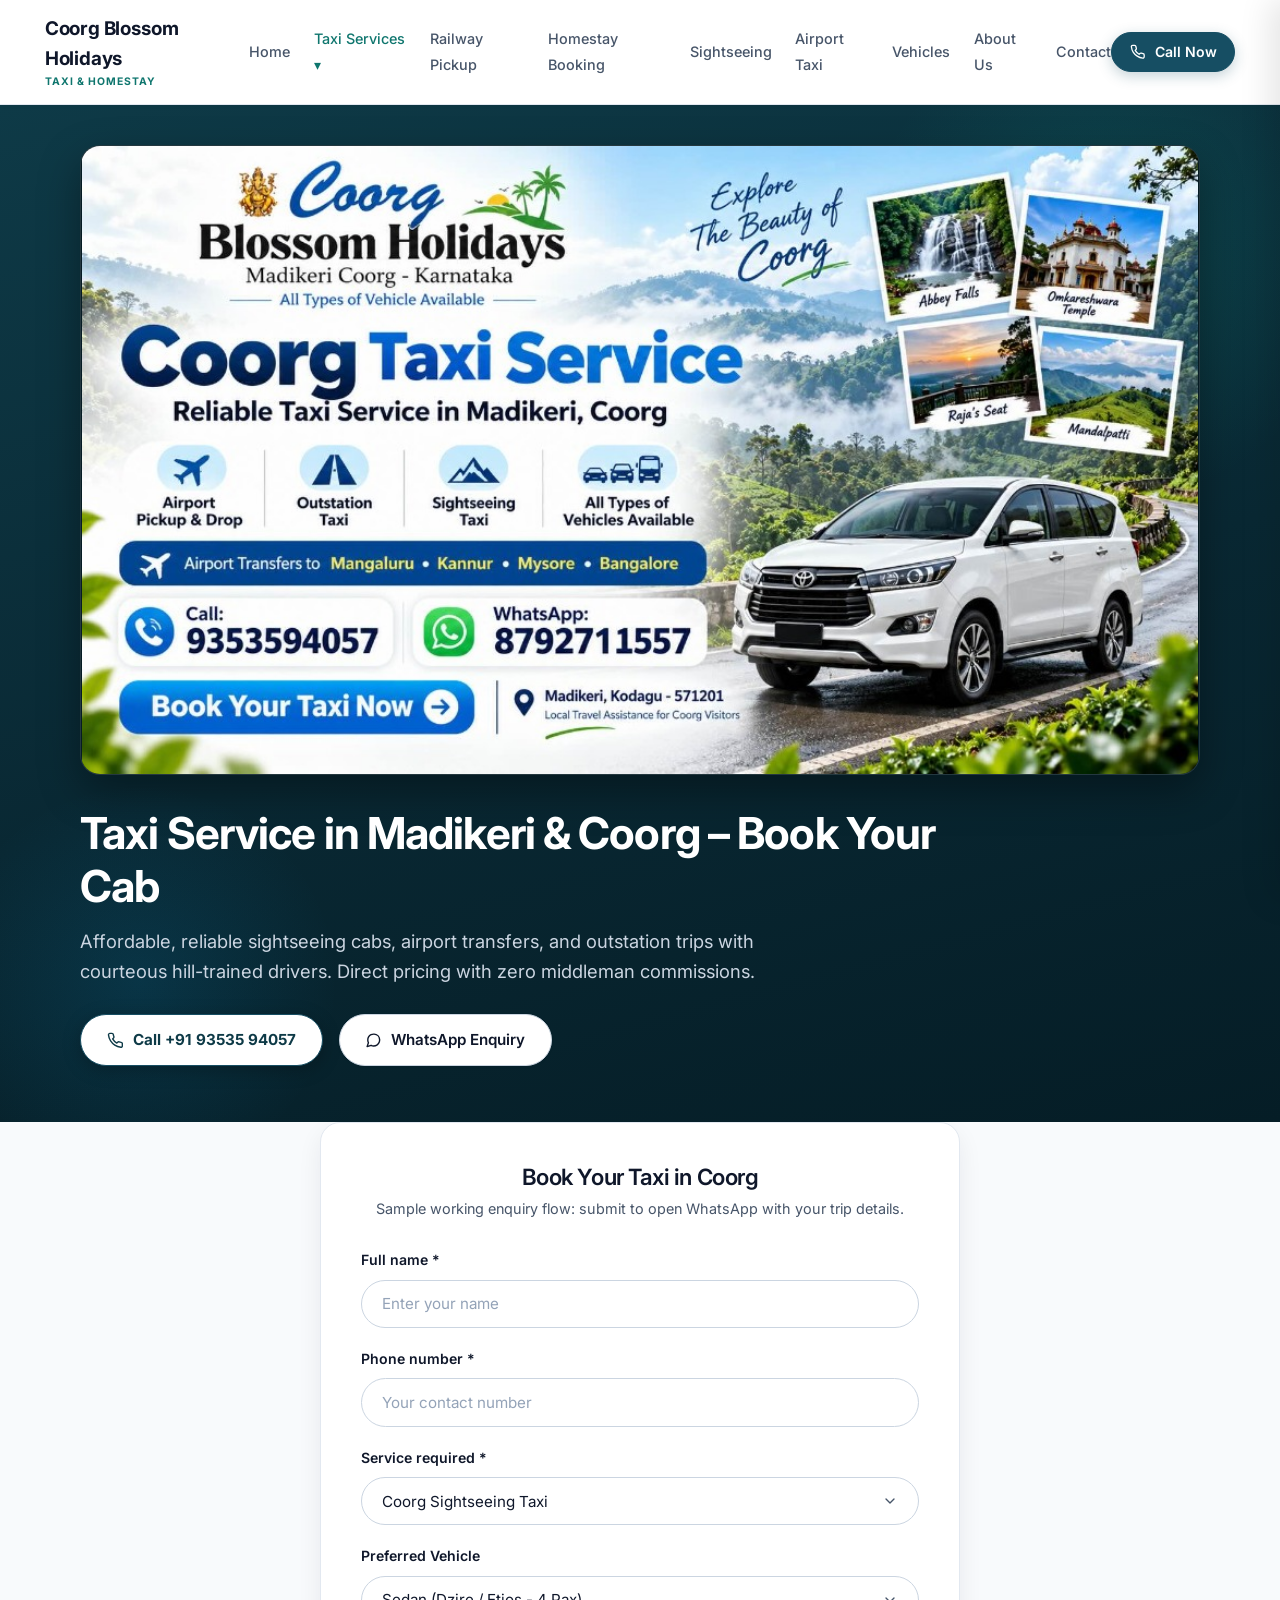
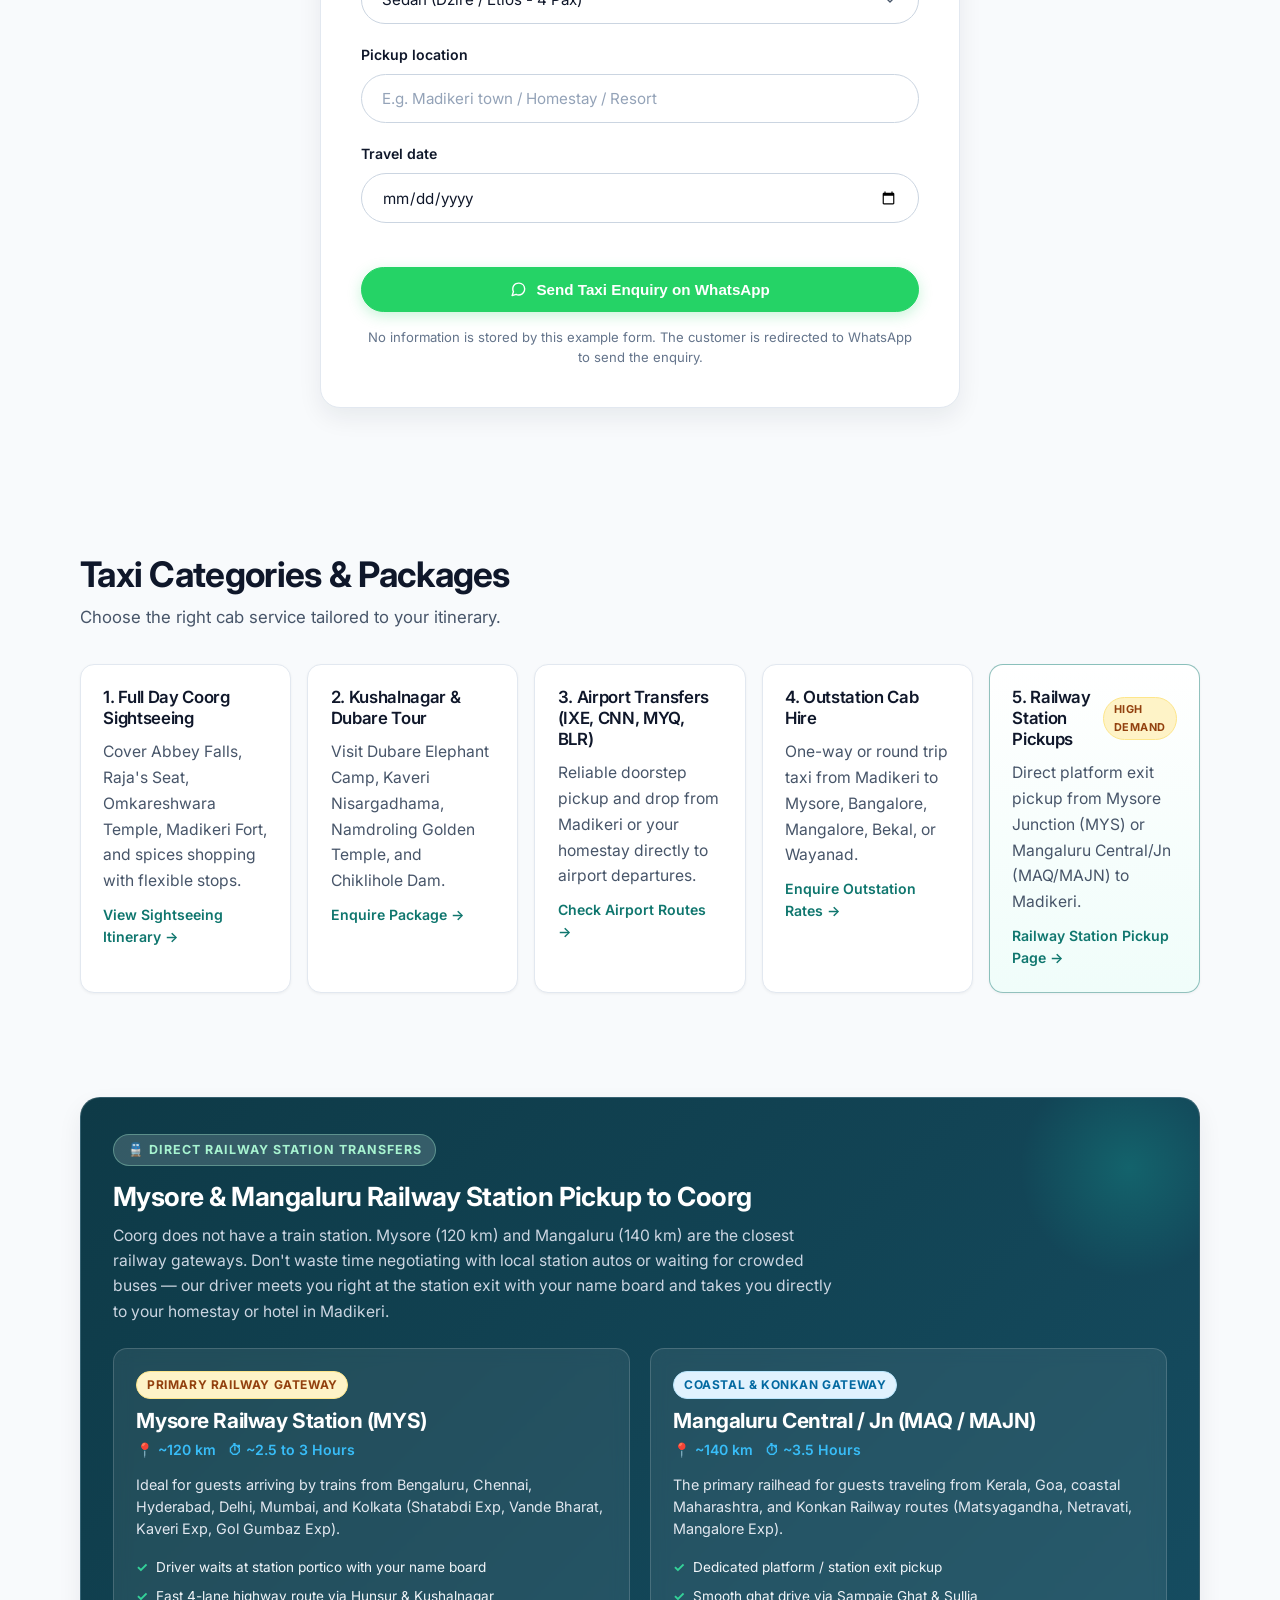
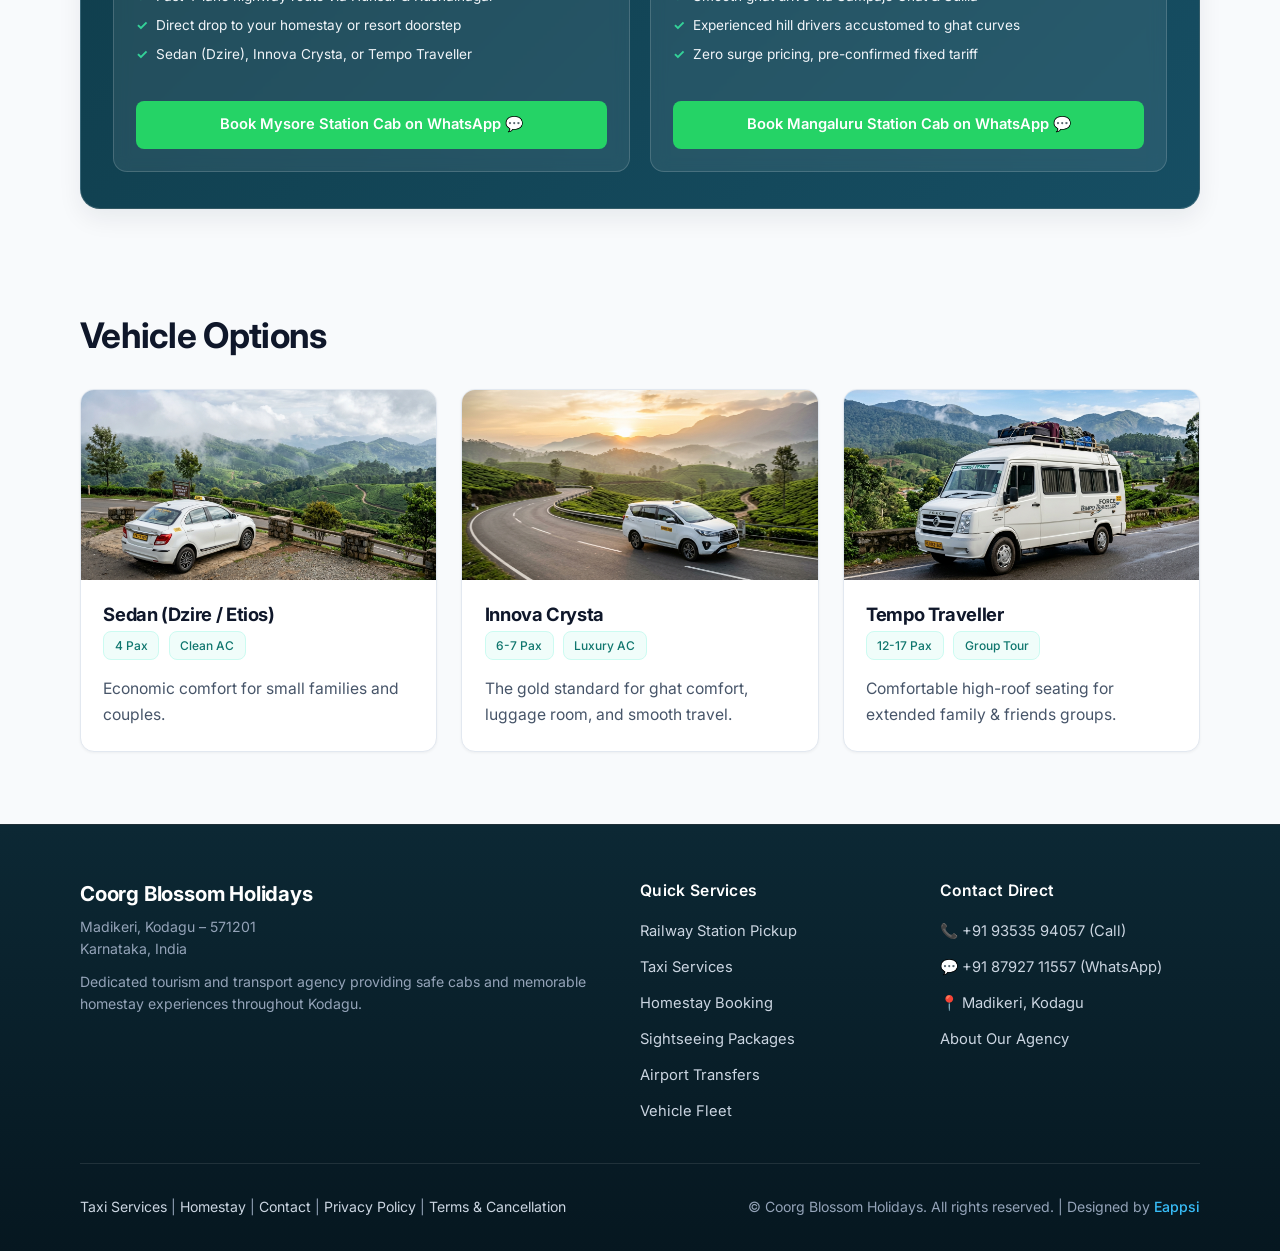
<file: taxi-services/index.html>
<!DOCTYPE html>
<html lang="en">
<head>
  <meta charset="UTF-8">
  <meta name="viewport" content="width=device-width, initial-scale=1.0">
  <title>Taxi Service in Madikeri, Coorg | Mysore & Mangalore Railway Transfers</title>
  <meta name="description" content="Book taxi services in Madikeri, Coorg. Railway station pickups from Mysore (MYS) and Mangaluru (MAQ/MAJN), airport transfers, sightseeing cabs, and outstation trips. Call Coorg Blossom Holidays.">
  <link rel="canonical" href="https://coorgblossomholidays.com/taxi-services/">
  <meta property="og:title" content="Taxi Service in Madikeri, Coorg | Mysore & Mangalore Railway Transfers">
  <meta property="og:description" content="Book taxi services in Madikeri, Coorg. Railway station pickups from Mysore (MYS) and Mangaluru (MAQ/MAJN), airport transfers, sightseeing cabs, and outstation trips. Call Coorg Blossom Holidays.">
  <meta property="og:type" content="website">
  <meta property="og:url" content="https://coorgblossomholidays.com/taxi-services/">
  <meta property="og:image" content="https://coorgblossomholidays.com/assets/images/banner-taxi.jpg">
  <meta property="og:image:secure_url" content="https://coorgblossomholidays.com/assets/images/banner-taxi.jpg">
  <meta property="og:image:type" content="image/jpeg">
  <meta property="og:image:width" content="1024">
  <meta property="og:image:height" content="576">
  <meta property="og:image:alt" content="Coorg Blossom Holidays Taxi Services">
  <meta property="og:site_name" content="Coorg Blossom Holidays">
  <meta name="twitter:card" content="summary_large_image">
  <meta name="twitter:title" content="Taxi Service in Madikeri, Coorg | Mysore & Mangalore Railway Transfers">
  <meta name="twitter:description" content="Book taxi services in Madikeri, Coorg. Railway station pickups, sightseeing cabs, and airport transfers.">
  <meta name="twitter:image" content="https://coorgblossomholidays.com/assets/images/banner-taxi.jpg">
  <link rel="preconnect" href="https://fonts.googleapis.com">
  <link rel="preconnect" href="https://fonts.gstatic.com" crossorigin>
  <link href="https://fonts.googleapis.com/css2?family=Inter:wght@400;500;600;700&display=swap" rel="stylesheet">
  <link rel="stylesheet" href="../assets/css/style.css">
</head>
<body>

  <div id="site-header"></div>

  <main>
    <!-- Taxi Hero -->
    <section class="section hero-section">
      <div class="container">
        <div class="hero-banner">
          <img src="../assets/images/banner-taxi.jpg" alt="Coorg Taxi Service - Reliable Taxi Service in Madikeri Coorg" width="1024" height="576" fetchpriority="high">
          <span class="hero-domain-tag">Madikeri, Coorg Taxi Desk</span>
        </div>

        <div class="hero-content">
          <h1 class="hero-title">Taxi Service in Madikeri & Coorg – Book Your Cab</h1>
          <p class="hero-subtitle">Affordable, reliable sightseeing cabs, airport transfers, and outstation trips with courteous hill-trained drivers. Direct pricing with zero middleman commissions.</p>
          <div class="hero-buttons">
            <a href="tel:+919353594057" class="btn btn-white">
              <svg class="icon" viewBox="0 0 24 24"><path d="M22 16.92v3a2 2 0 0 1-2.18 2 19.79 19.79 0 0 1-8.63-3.07 19.5 19.5 0 0 1-6-6 19.79 19.79 0 0 1-3.07-8.67A2 2 0 0 1 4.11 2h3a2 2 0 0 1 2 1.72 12.84 12.84 0 0 0 .7 2.81 2 2 0 0 1-.45 2.11L8.09 9.91a16 16 0 0 0 6 6l1.27-1.27a2 2 0 0 1 2.11-.45 12.84 12.84 0 0 0 2.81.7A2 2 0 0 1 22 16.92z"/></svg>
              Call +91 93535 94057
            </a>
            <a href="https://wa.me/918792711557?text=Hello%20Coorg%20Blossom%20Holidays%2C%20I%20would%20like%20to%20book%20a%20taxi%20in%20Madikeri" class="btn btn-outline" target="_blank" rel="noopener">
              <svg class="icon" viewBox="0 0 24 24"><path d="M21 11.5a8.38 8.38 0 0 1-.9 3.8 8.5 8.5 0 0 1-7.6 4.7 8.38 8.38 0 0 1-3.8-.9L3 21l1.9-5.7a8.38 8.38 0 0 1-.9-3.8 8.5 8.5 0 0 1 4.7-7.6 8.38 8.38 0 0 1 3.8-.9h.5a8.48 8.48 0 0 1 8 8v.5z"/></svg>
              WhatsApp Enquiry
            </a>
          </div>
        </div>
      </div>
    </section>

    <!-- Booking Form -->
    <section class="section" style="padding-top: 0;">
      <div class="container">
        <div class="booking-form-card">
          <div class="booking-form-header">
            <h3>Book Your Taxi in Coorg</h3>
            <p>Sample working enquiry flow: submit to open WhatsApp with your trip details.</p>
          </div>

          <form id="taxi-booking-form">
            <div class="form-group">
              <label class="form-label" for="taxi-name">Full name *</label>
              <input type="text" id="taxi-name" class="form-control" placeholder="Enter your name" required>
            </div>

            <div class="form-group">
              <label class="form-label" for="taxi-phone">Phone number *</label>
              <input type="tel" id="taxi-phone" class="form-control" placeholder="Your contact number" required>
            </div>

            <div class="form-group">
              <label class="form-label" for="taxi-service">Service required *</label>
              <select id="taxi-service" class="form-select" required>
                <option value="Coorg Sightseeing Taxi" selected>Coorg Sightseeing Taxi</option>
                <option value="Railway Station Pickup (Mysore / Mangaluru)">Railway Station Pickup (Mysore / Mangaluru)</option>
                <option value="Airport Pickup / Drop">Airport Pickup / Drop</option>
                <option value="Outstation Trip">Outstation Trip</option>
                <option value="Madikeri Local Drop">Madikeri Local Drop</option>
              </select>
            </div>

            <div class="form-group">
              <label class="form-label" for="taxi-vehicle">Preferred Vehicle</label>
              <select id="taxi-vehicle" class="form-select">
                <option value="Sedan (Dzire/Etios - 4 Pax)">Sedan (Dzire / Etios - 4 Pax)</option>
                <option value="SUV (Innova Crysta - 6/7 Pax)">SUV (Innova Crysta - 6/7 Pax)</option>
                <option value="Tempo Traveller (12-17 Pax)">Tempo Traveller (12-17 Pax)</option>
              </select>
            </div>

            <div class="form-group">
              <label class="form-label" for="taxi-pickup">Pickup location</label>
              <input type="text" id="taxi-pickup" class="form-control" placeholder="E.g. Madikeri town / Homestay / Resort">
            </div>

            <div class="form-group">
              <label class="form-label" for="taxi-date">Travel date</label>
              <input type="date" id="taxi-date" class="form-control">
            </div>

            <button type="submit" class="btn btn-whatsapp btn-block" style="margin-top: 1.5rem;">
              <svg class="icon" viewBox="0 0 24 24"><path d="M21 11.5a8.38 8.38 0 0 1-.9 3.8 8.5 8.5 0 0 1-7.6 4.7 8.38 8.38 0 0 1-3.8-.9L3 21l1.9-5.7a8.38 8.38 0 0 1-.9-3.8 8.5 8.5 0 0 1 4.7-7.6 8.38 8.38 0 0 1 3.8-.9h.5a8.48 8.48 0 0 1 8 8v.5z"/></svg>
              Send Taxi Enquiry on WhatsApp
            </button>
            <p class="form-note">No information is stored by this example form. The customer is redirected to WhatsApp to send the enquiry.</p>
          </form>
        </div>
      </div>
    </section>

    <!-- Popular Taxi Categories -->
    <section class="section">
      <div class="container">
        <div class="section-header">
          <h2>Taxi Categories & Packages</h2>
          <p>Choose the right cab service tailored to your itinerary.</p>
        </div>

        <div class="popular-taxi-grid">
          <div class="taxi-sub-card">
            <h4>1. Full Day Coorg Sightseeing</h4>
            <p>Cover Abbey Falls, Raja's Seat, Omkareshwara Temple, Madikeri Fort, and spices shopping with flexible stops.</p>
            <a href="../coorg-sightseeing-taxi/index.html" class="taxi-sub-link">View Sightseeing Itinerary →</a>
          </div>

          <div class="taxi-sub-card">
            <h4>2. Kushalnagar & Dubare Tour</h4>
            <p>Visit Dubare Elephant Camp, Kaveri Nisargadhama, Namdroling Golden Temple, and Chiklihole Dam.</p>
            <a href="../coorg-sightseeing-taxi/index.html" class="taxi-sub-link">Enquire Package →</a>
          </div>

          <div class="taxi-sub-card">
            <h4>3. Airport Transfers (IXE, CNN, MYQ, BLR)</h4>
            <p>Reliable doorstep pickup and drop from Madikeri or your homestay directly to airport departures.</p>
            <a href="../airport-taxi/index.html" class="taxi-sub-link">Check Airport Routes →</a>
          </div>

          <div class="taxi-sub-card">
            <h4>4. Outstation Cab Hire</h4>
            <p>One-way or round trip taxi from Madikeri to Mysore, Bangalore, Mangalore, Bekal, or Wayanad.</p>
            <a href="../outstation-taxi/index.html" class="taxi-sub-link">Enquire Outstation Rates →</a>
          </div>

          <div class="taxi-sub-card" style="border-color: rgba(15, 118, 110, 0.45); background: linear-gradient(to bottom, #ffffff, #f0fdfa);">
            <div style="display: flex; align-items: center; justify-content: space-between;">
              <h4>5. Railway Station Pickups</h4>
              <span class="railway-station-tag tag-mysore" style="margin: 0; font-size: 0.68rem;">HIGH DEMAND</span>
            </div>
            <p>Direct platform exit pickup from Mysore Junction (MYS) or Mangaluru Central/Jn (MAQ/MAJN) to Madikeri.</p>
            <a href="../railway-station-pickup/index.html" class="taxi-sub-link">Railway Station Pickup Page →</a>
          </div>
        </div>
      </div>
    </section>

    <!-- Dedicated Railway Station Transfer Hub -->
    <section class="section" style="padding-top: 0;" id="railway-transfers">
      <div class="container">
        <div class="railway-banner-card">
          <div class="railway-banner-header">
            <span class="railway-badge">🚆 Direct Railway Station Transfers</span>
            <h2 class="railway-banner-title">Mysore &amp; Mangaluru Railway Station Pickup to Coorg</h2>
            <p class="railway-banner-subtitle">
              Coorg does not have a train station. Mysore (120 km) and Mangaluru (140 km) are the closest railway gateways. Don't waste time negotiating with local station autos or waiting for crowded buses — our driver meets you right at the station exit with your name board and takes you directly to your homestay or hotel in Madikeri.
            </p>
          </div>

          <div class="railway-grid">
            <!-- Mysore Railway Station Card -->
            <div class="railway-card">
              <div class="railway-card-top">
                <span class="railway-station-tag tag-mysore">PRIMARY RAILWAY GATEWAY</span>
                <h3 class="railway-card-title">Mysore Railway Station (MYS)</h3>
                <div class="railway-card-meta">
                  <span>📍 ~120 km</span>
                  <span>⏱ ~2.5 to 3 Hours</span>
                </div>
                <p class="railway-card-desc">
                  Ideal for guests arriving by trains from Bengaluru, Chennai, Hyderabad, Delhi, Mumbai, and Kolkata (Shatabdi Exp, Vande Bharat, Kaveri Exp, Gol Gumbaz Exp).
                </p>
                <ul class="railway-features-list">
                  <li><span class="tick">✓</span> Driver waits at station portico with your name board</li>
                  <li><span class="tick">✓</span> Fast 4-lane highway route via Hunsur &amp; Kushalnagar</li>
                  <li><span class="tick">✓</span> Direct drop to your homestay or resort doorstep</li>
                  <li><span class="tick">✓</span> Sedan (Dzire), Innova Crysta, or Tempo Traveller</li>
                </ul>
              </div>
              <a href="https://wa.me/918792711557?text=Hello%20Coorg%20Blossom%20Holidays%2C%20please%20quote%20best%20rate%20for%20Mysore%20Railway%20Station%20(MYS)%20to%20Coorg%20taxi" class="railway-btn-cta" target="_blank" rel="noopener">
                Book Mysore Station Cab on WhatsApp 💬
              </a>
            </div>

            <!-- Mangaluru Railway Station Card -->
            <div class="railway-card">
              <div class="railway-card-top">
                <span class="railway-station-tag tag-mangalore">COASTAL &amp; KONKAN GATEWAY</span>
                <h3 class="railway-card-title">Mangaluru Central / Jn (MAQ / MAJN)</h3>
                <div class="railway-card-meta">
                  <span>📍 ~140 km</span>
                  <span>⏱ ~3.5 Hours</span>
                </div>
                <p class="railway-card-desc">
                  The primary railhead for guests traveling from Kerala, Goa, coastal Maharashtra, and Konkan Railway routes (Matsyagandha, Netravati, Mangalore Exp).
                </p>
                <ul class="railway-features-list">
                  <li><span class="tick">✓</span> Dedicated platform / station exit pickup</li>
                  <li><span class="tick">✓</span> Smooth ghat drive via Sampaje Ghat &amp; Sullia</li>
                  <li><span class="tick">✓</span> Experienced hill drivers accustomed to ghat curves</li>
                  <li><span class="tick">✓</span> Zero surge pricing, pre-confirmed fixed tariff</li>
                </ul>
              </div>
              <a href="https://wa.me/918792711557?text=Hello%20Coorg%20Blossom%20Holidays%2C%20please%20quote%20best%20rate%20for%20Mangaluru%20Railway%20Station%20(MAQ/MAJN)%20to%20Coorg%20taxi" class="railway-btn-cta" target="_blank" rel="noopener">
                Book Mangaluru Station Cab on WhatsApp 💬
              </a>
            </div>
          </div>
        </div>
      </div>
    </section>

    <!-- Fleet -->
    <section class="section" style="padding-top: 0;">
      <div class="container">
        <div class="section-header">
          <h2>Vehicle Options</h2>
        </div>
        <div class="fleet-grid">
          <div class="fleet-card">
            <div class="fleet-media"><img src="../assets/images/taxi-sedan.jpg" alt="Sedan cab"></div>
            <div class="fleet-body">
              <h4>Sedan (Dzire / Etios)</h4>
              <div class="fleet-specs"><span class="spec-badge">4 Pax</span><span class="spec-badge">Clean AC</span></div>
              <p>Economic comfort for small families and couples.</p>
            </div>
          </div>
          <div class="fleet-card">
            <div class="fleet-media"><img src="../assets/images/taxi-services.jpg" alt="Innova Crysta cab"></div>
            <div class="fleet-body">
              <h4>Innova Crysta</h4>
              <div class="fleet-specs"><span class="spec-badge">6-7 Pax</span><span class="spec-badge">Luxury AC</span></div>
              <p>The gold standard for ghat comfort, luggage room, and smooth travel.</p>
            </div>
          </div>
          <div class="fleet-card">
            <div class="fleet-media"><img src="../assets/images/tempo-traveller.jpg" alt="Tempo Traveller" loading="lazy"></div>
            <div class="fleet-body">
              <h4>Tempo Traveller</h4>
              <div class="fleet-specs"><span class="spec-badge">12-17 Pax</span><span class="spec-badge">Group Tour</span></div>
              <p>Comfortable high-roof seating for extended family & friends groups.</p>
            </div>
          </div>
        </div>
      </div>
    </section>
  </main>

  <div id="site-footer"></div>

  <script src="../assets/js/main.js"></script>
</body>
</html>
</file>
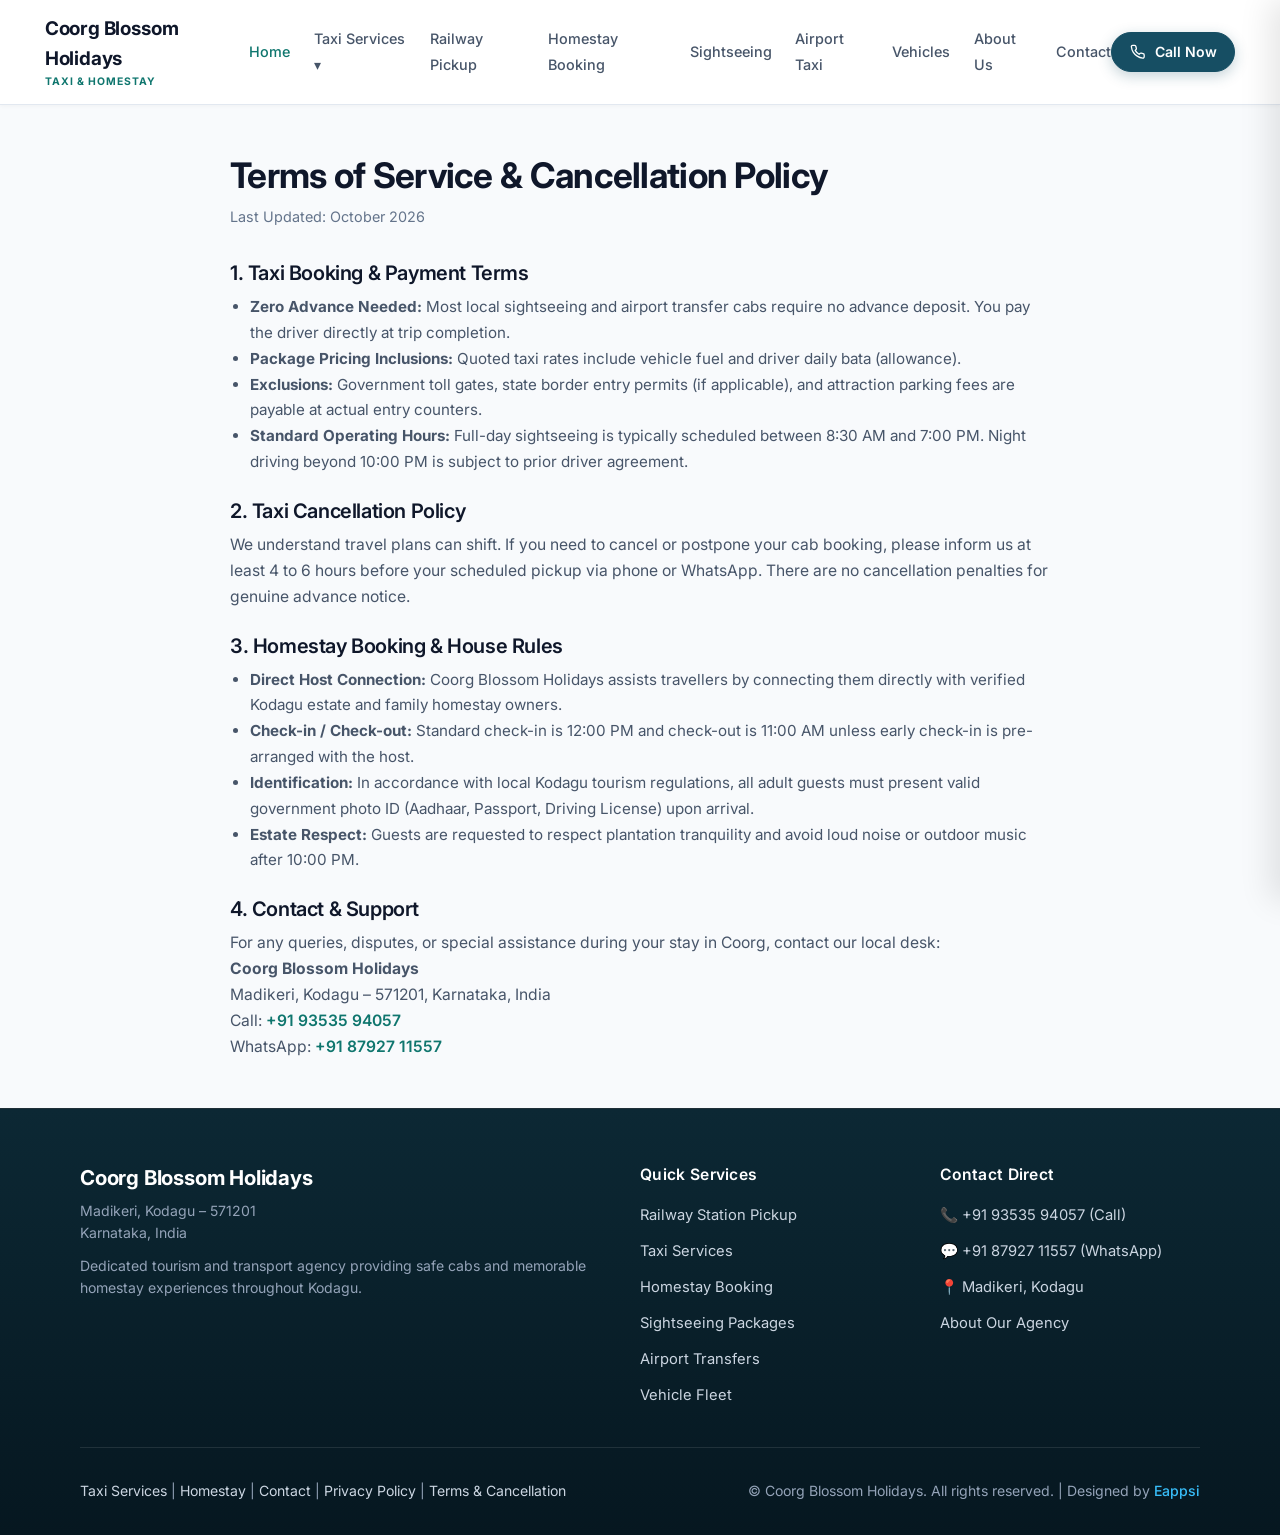
<file: terms/index.html>
<!DOCTYPE html>
<html lang="en">
<head>
  <meta charset="UTF-8">
  <meta name="viewport" content="width=device-width, initial-scale=1.0">
  <title>Terms & Cancellation Policy | Coorg Blossom Holidays</title>
  <meta name="description" content="Terms of service, taxi booking rules, and homestay cancellation policy for Coorg Blossom Holidays in Madikeri, Coorg.">
  <link rel="canonical" href="https://coorgblossomholidays.com/terms/">
  <meta property="og:title" content="Terms & Cancellation Policy | Coorg Blossom Holidays">
  <meta property="og:description" content="Terms of service, taxi booking rules, and homestay cancellation policy for Coorg Blossom Holidays in Madikeri, Coorg.">
  <meta property="og:type" content="website">
  <meta property="og:url" content="https://coorgblossomholidays.com/terms/">
  <meta property="og:image" content="https://coorgblossomholidays.com/assets/images/banner-taxi.jpg">
  <meta property="og:image:secure_url" content="https://coorgblossomholidays.com/assets/images/banner-taxi.jpg">
  <meta property="og:image:type" content="image/jpeg">
  <meta property="og:image:width" content="1024">
  <meta property="og:image:height" content="576">
  <meta property="og:image:alt" content="Coorg Blossom Holidays Terms & Cancellation Policy">
  <meta property="og:site_name" content="Coorg Blossom Holidays">
  <meta name="twitter:card" content="summary_large_image">
  <meta name="twitter:title" content="Terms & Cancellation Policy | Coorg Blossom Holidays">
  <meta name="twitter:description" content="Terms of service and taxi booking policies.">
  <meta name="twitter:image" content="https://coorgblossomholidays.com/assets/images/banner-taxi.jpg">
  <link rel="preconnect" href="https://fonts.googleapis.com">
  <link rel="preconnect" href="https://fonts.gstatic.com" crossorigin>
  <link href="https://fonts.googleapis.com/css2?family=Inter:wght@400;500;600;700&display=swap" rel="stylesheet">
  <link rel="stylesheet" href="../assets/css/style.css">
</head>
<body>

  <div id="site-header"></div>

  <!-- Content -->
  <main>
    <section class="section" style="padding: 3rem 0;">
      <div class="container" style="max-width: 860px;">
        <h1 style="font-size: 2.2rem; margin-bottom: 0.5rem; color: var(--text-primary);">Terms of Service & Cancellation Policy</h1>
        <p style="color: var(--text-muted); font-size: 0.9rem; margin-bottom: 2rem;">Last Updated: October 2026</p>

        <div style="line-height: 1.7; color: var(--text-secondary); font-size: 0.95rem;">
          <h3 style="color: var(--text-primary); margin: 1.5rem 0 0.5rem;">1. Taxi Booking & Payment Terms</h3>
          <ul style="padding-left: 1.25rem; margin-bottom: 1rem;">
            <li><strong>Zero Advance Needed:</strong> Most local sightseeing and airport transfer cabs require no advance deposit. You pay the driver directly at trip completion.</li>
            <li><strong>Package Pricing Inclusions:</strong> Quoted taxi rates include vehicle fuel and driver daily bata (allowance).</li>
            <li><strong>Exclusions:</strong> Government toll gates, state border entry permits (if applicable), and attraction parking fees are payable at actual entry counters.</li>
            <li><strong>Standard Operating Hours:</strong> Full-day sightseeing is typically scheduled between 8:30 AM and 7:00 PM. Night driving beyond 10:00 PM is subject to prior driver agreement.</li>
          </ul>

          <h3 style="color: var(--text-primary); margin: 1.5rem 0 0.5rem;">2. Taxi Cancellation Policy</h3>
          <p>We understand travel plans can shift. If you need to cancel or postpone your cab booking, please inform us at least 4 to 6 hours before your scheduled pickup via phone or WhatsApp. There are no cancellation penalties for genuine advance notice.</p>

          <h3 style="color: var(--text-primary); margin: 1.5rem 0 0.5rem;">3. Homestay Booking & House Rules</h3>
          <ul style="padding-left: 1.25rem; margin-bottom: 1rem;">
            <li><strong>Direct Host Connection:</strong> Coorg Blossom Holidays assists travellers by connecting them directly with verified Kodagu estate and family homestay owners.</li>
            <li><strong>Check-in / Check-out:</strong> Standard check-in is 12:00 PM and check-out is 11:00 AM unless early check-in is pre-arranged with the host.</li>
            <li><strong>Identification:</strong> In accordance with local Kodagu tourism regulations, all adult guests must present valid government photo ID (Aadhaar, Passport, Driving License) upon arrival.</li>
            <li><strong>Estate Respect:</strong> Guests are requested to respect plantation tranquility and avoid loud noise or outdoor music after 10:00 PM.</li>
          </ul>

          <h3 style="color: var(--text-primary); margin: 1.5rem 0 0.5rem;">4. Contact & Support</h3>
          <p>For any queries, disputes, or special assistance during your stay in Coorg, contact our local desk:</p>
          <p><strong>Coorg Blossom Holidays</strong><br>
          Madikeri, Kodagu – 571201, Karnataka, India<br>
          Call: <a href="tel:+919353594057" style="color: var(--forest-teal); font-weight: 600;">+91 93535 94057</a><br>
          WhatsApp: <a href="https://wa.me/918792711557" style="color: var(--forest-teal); font-weight: 600;">+91 87927 11557</a></p>
        </div>
      </div>
    </section>
  </main>

  <div id="site-footer"></div>

  <script src="../assets/js/main.js"></script>
</body>
</html>
</file>
<file: assets/css/style.css>
/* ==========================================================================
   Coorg Blossom Holidays - Clean White & Teal Tourism Design System
   ========================================================================== */

:root {
  --bg-page: #f8fafc;
  --bg-surface: #ffffff;
  --bg-card: #ffffff;
  --bg-card-hover: #f1f5f9;
  --bg-input: #ffffff;
  --bg-subtle: #f1f5f9;

  --border-subtle: #e2e8f0;
  --border-medium: #cbd5e1;
  --border-strong: #94a3b8;
  --border-focus: #0f766e;

  --text-primary: #0f172a;
  --text-secondary: #475569;
  --text-muted: #64748b;
  --text-dark: #0f172a;

  --primary-blue: #164e63;
  --forest-teal: #0f766e;
  --teal-light: #f0fdfa;
  --teal-border: #ccfbf1;
  
  --accent-green: #059669;
  --accent-whatsapp: #25d366;
  --accent-whatsapp-hover: #20bd5a;
  --accent-gold: #d97706;

  --font-sans: 'Inter', -apple-system, BlinkMacSystemFont, "Segoe UI", Roboto, "Helvetica Neue", sans-serif;
  --radius-sm: 8px;
  --radius-md: 14px;
  --radius-lg: 20px;
  --radius-xl: 28px;
  --radius-full: 9999px;

  --shadow-sm: 0 1px 3px rgba(0, 0, 0, 0.05);
  --shadow-subtle: 0 4px 16px rgba(15, 23, 42, 0.05);
  --shadow-card: 0 10px 25px rgba(15, 23, 42, 0.07);
  --shadow-lg: 0 20px 35px rgba(15, 23, 42, 0.09);

  --transition-fast: 0.2s cubic-bezier(0.16, 1, 0.3, 1);
  --transition-smooth: 0.3s cubic-bezier(0.16, 1, 0.3, 1);
}

*, *::before, *::after {
  box-sizing: border-box;
  margin: 0;
  padding: 0;
}

html {
  font-family: var(--font-sans);
  background-color: var(--bg-page);
  color: var(--text-primary);
  line-height: 1.6;
  scroll-behavior: smooth;
  -webkit-font-smoothing: antialiased;
  -moz-osx-font-smoothing: grayscale;
}

body {
  background-color: var(--bg-page);
  color: var(--text-primary);
  min-height: 100vh;
  display: flex;
  flex-direction: column;
  padding-bottom: 76px; /* Space for sticky mobile bar */
}

@media (min-width: 768px) {
  body {
    padding-bottom: 0;
  }
}

a {
  color: inherit;
  text-decoration: none;
  transition: all var(--transition-fast);
}

img {
  max-width: 100%;
  height: auto;
  display: block;
}

/* ==========================================================================
   Typography & Utilities
   ========================================================================== */

h1, h2, h3, h4, h5, h6 {
  color: var(--text-primary);
  font-weight: 700;
  line-height: 1.25;
  letter-spacing: -0.02em;
}

h1 {
  font-size: clamp(2rem, 4vw, 3.25rem);
  color: #0f172a;
}

h2 {
  font-size: clamp(1.5rem, 3vw, 2.2rem);
  margin-bottom: 1.25rem;
  color: #0f172a;
}

h3 {
  font-size: 1.25rem;
  font-weight: 600;
  color: #0f172a;
}

p {
  color: var(--text-secondary);
  font-size: 0.98rem;
  line-height: 1.65;
}

.text-muted {
  color: var(--text-muted);
}

.text-green {
  color: var(--accent-green);
}

.text-teal {
  color: var(--forest-teal);
}

.container {
  width: 100%;
  max-width: 1160px;
  margin: 0 auto;
  padding: 0 1.25rem;
}

.section {
  padding: 3.5rem 0;
}

@media (min-width: 768px) {
  .section {
    padding: 4.5rem 0;
  }
}

.section-header {
  margin-bottom: 2rem;
}

.section-header h2 {
  margin-bottom: 0.5rem;
}

.section-header p {
  color: var(--text-secondary);
  font-size: 1.05rem;
}

/* ==========================================================================
   Buttons & Interactive Elements
   ========================================================================== */

.btn {
  display: inline-flex;
  align-items: center;
  justify-content: center;
  gap: 0.6rem;
  padding: 0.8rem 1.6rem;
  font-size: 0.95rem;
  font-weight: 600;
  border-radius: var(--radius-full);
  cursor: pointer;
  border: 1px solid transparent;
  transition: all var(--transition-fast);
  text-decoration: none;
  white-space: nowrap;
}

/* Primary Call / Accent Button */
.btn-white, .btn-primary {
  background-color: var(--primary-blue);
  color: #ffffff !important;
  border-color: var(--primary-blue);
  box-shadow: 0 4px 14px rgba(22, 78, 99, 0.25);
}

.btn-white:hover, .btn-primary:hover {
  background-color: #0f3d4e;
  border-color: #0f3d4e;
  transform: translateY(-2px);
  box-shadow: 0 6px 20px rgba(22, 78, 99, 0.35);
}

/* Secondary / Outline Button */
.btn-outline {
  background-color: #ffffff;
  color: var(--text-primary);
  border-color: var(--border-medium);
  box-shadow: var(--shadow-sm);
}

.btn-outline:hover {
  background-color: #f8fafc;
  border-color: var(--border-strong);
  color: var(--forest-teal);
  transform: translateY(-2px);
}

/* WhatsApp Button */
.btn-whatsapp {
  background-color: var(--accent-whatsapp);
  color: #ffffff !important;
  border-color: var(--accent-whatsapp);
  box-shadow: 0 4px 14px rgba(37, 211, 102, 0.25);
}

.btn-whatsapp:hover {
  background-color: var(--accent-whatsapp-hover);
  transform: translateY(-2px);
  box-shadow: 0 6px 20px rgba(37, 211, 102, 0.35);
}

.btn-sm {
  padding: 0.5rem 1.1rem;
  font-size: 0.88rem;
}

.btn-block {
  width: 100%;
}

/* ==========================================================================
   Header & Navigation
   ========================================================================== */

#site-header,
#site-footer {
  display: contents;
}

.site-header {
  position: sticky;
  top: 0;
  z-index: 100;
  background-color: rgba(255, 255, 255, 0.96);
  backdrop-filter: blur(16px);
  -webkit-backdrop-filter: blur(16px);
  border-bottom: 1px solid var(--border-subtle);
  padding: 0.85rem 0;
  box-shadow: 0 1px 4px rgba(0, 0, 0, 0.04);
  width: 100%;
}

.site-header .container,
.site-header .nav-container {
  width: 100% !important;
  max-width: 100% !important;
  padding-left: clamp(1.25rem, 3.5vw, 3.5rem) !important;
  padding-right: clamp(1.25rem, 3.5vw, 3.5rem) !important;
  display: flex;
  align-items: center;
  justify-content: space-between;
}

.brand-wrapper {
  display: flex;
  flex-direction: column;
}

.brand-logo {
  font-size: 1.18rem;
  font-weight: 700;
  color: var(--text-primary);
  letter-spacing: -0.01em;
  display: flex;
  align-items: center;
  gap: 0.4rem;
}

.brand-badge {
  font-size: 0.65rem;
  font-weight: 700;
  letter-spacing: 0.1em;
  color: var(--forest-teal);
  text-transform: uppercase;
}

.nav-links {
  display: none;
  align-items: center;
  gap: 1.15rem;
  list-style: none;
}

@media (min-width: 992px) {
  .nav-links {
    display: flex;
  }
}

@media (min-width: 1200px) {
  .nav-links {
    gap: 1.45rem;
  }
}

.nav-link {
  font-size: 0.9rem;
  font-weight: 500;
  color: var(--text-secondary);
  position: relative;
  padding: 0.4rem 0;
}

.nav-link:hover, .nav-link.active {
  color: var(--forest-teal);
}

.nav-dropdown {
  position: relative;
}

.nav-dropdown-menu {
  position: absolute;
  top: 100%;
  left: 0;
  min-width: 220px;
  background-color: #ffffff;
  border: 1px solid var(--border-subtle);
  border-radius: var(--radius-md);
  padding: 0.5rem;
  box-shadow: var(--shadow-card);
  display: none;
  flex-direction: column;
  gap: 0.2rem;
  z-index: 120;
}

.nav-dropdown:hover .nav-dropdown-menu {
  display: flex;
}

.nav-dropdown-item {
  padding: 0.55rem 0.85rem;
  font-size: 0.85rem;
  color: var(--text-secondary);
  border-radius: var(--radius-sm);
  transition: all var(--transition-fast);
}

.nav-dropdown-item:hover,
.nav-dropdown-item.active {
  background-color: var(--bg-subtle);
  color: var(--forest-teal);
  font-weight: 600;
}

.header-actions {
  display: flex;
  align-items: center;
  gap: 0.75rem;
}

.header-call-btn {
  display: none;
}

@media (min-width: 768px) {
  .header-call-btn {
    display: inline-flex;
  }
}

.mobile-nav-toggle {
  display: flex;
  align-items: center;
  justify-content: center;
  width: 42px;
  height: 42px;
  border-radius: var(--radius-full);
  background: var(--bg-subtle);
  border: 1px solid var(--border-subtle);
  color: var(--text-primary);
  cursor: pointer;
  padding: 0;
}

@media (min-width: 992px) {
  .mobile-nav-toggle {
    display: none;
  }
}

/* Mobile Navigation Drawer */
.mobile-drawer-overlay {
  position: fixed;
  inset: 0;
  background: rgba(15, 23, 42, 0.4);
  backdrop-filter: blur(6px);
  z-index: 150;
  opacity: 0;
  visibility: hidden;
  transition: all var(--transition-smooth);
}

.mobile-drawer-overlay.open {
  opacity: 1;
  visibility: visible;
}

.mobile-drawer {
  position: fixed;
  top: 0;
  right: 0;
  bottom: 0;
  width: 82%;
  max-width: 340px;
  background-color: #ffffff;
  border-left: 1px solid var(--border-subtle);
  z-index: 160;
  padding: 1.5rem;
  transform: translateX(100%);
  transition: transform var(--transition-smooth);
  display: flex;
  flex-direction: column;
  overflow-y: auto;
  box-shadow: -10px 0 30px rgba(0, 0, 0, 0.1);
}

.mobile-drawer.open {
  transform: translateX(0);
}

.mobile-drawer-header {
  display: flex;
  align-items: center;
  justify-content: space-between;
  margin-bottom: 2rem;
  padding-bottom: 1rem;
  border-bottom: 1px solid var(--border-subtle);
}

.mobile-drawer-close {
  background: none;
  border: none;
  color: var(--text-secondary);
  font-size: 1.5rem;
  cursor: pointer;
}

.mobile-nav-list {
  list-style: none;
  display: flex;
  flex-direction: column;
  gap: 1.1rem;
}

.mobile-nav-link {
  font-size: 1.05rem;
  font-weight: 500;
  color: var(--text-secondary);
  display: block;
}

.mobile-nav-link:hover, .mobile-nav-link.active {
  color: var(--forest-teal);
}

.mobile-drawer-footer {
  margin-top: auto;
  padding-top: 1.5rem;
  border-top: 1px solid var(--border-subtle);
  display: flex;
  flex-direction: column;
  gap: 0.75rem;
}

/* ==========================================================================
   Hero Section
   ========================================================================== */

.hero-section {
  background: linear-gradient(165deg, #0e3a47 0%, #092833 55%, #051d26 100%);
  color: #ffffff;
  padding-top: 2.5rem;
  padding-bottom: 3.5rem;
  position: relative;
  overflow: hidden;
}

.hero-section::before {
  content: '';
  position: absolute;
  top: -100px;
  right: -80px;
  width: 500px;
  height: 500px;
  background: radial-gradient(circle, rgba(20, 184, 166, 0.16) 0%, rgba(14, 58, 71, 0) 70%);
  pointer-events: none;
}

.hero-section::after {
  content: '';
  position: absolute;
  bottom: -60px;
  left: -60px;
  width: 400px;
  height: 400px;
  background: radial-gradient(circle, rgba(14, 165, 233, 0.12) 0%, rgba(9, 40, 51, 0) 70%);
  pointer-events: none;
}

.hero-banner {
  position: relative;
  width: 100%;
  aspect-ratio: 16 / 9;
  border-radius: var(--radius-lg);
  overflow: hidden;
  margin-bottom: 2rem;
  border: 1px solid rgba(255, 255, 255, 0.12);
  background-color: #061c24;
  box-shadow: 0 16px 40px rgba(0, 0, 0, 0.35);
}

.hero-banner img {
  width: 100%;
  height: 100%;
  object-fit: contain;
  display: block;
}

/* Hero Slider (Full Image Uncropped) */
.hero-slider-wrapper {
  margin-bottom: 2.25rem;
  width: 100%;
  position: relative;
  z-index: 2;
}

.hero-slider {
  position: relative;
  width: 100%;
  aspect-ratio: 16 / 9;
  border-radius: var(--radius-lg);
  overflow: hidden;
  border: 1px solid rgba(255, 255, 255, 0.16);
  background-color: #051921;
  box-shadow: 0 18px 45px rgba(0, 0, 0, 0.45);
}

.hero-slides {
  position: relative;
  width: 100%;
  height: 100%;
}

.hero-slide {
  position: absolute;
  inset: 0;
  width: 100%;
  height: 100%;
  opacity: 0;
  visibility: hidden;
  transition: opacity 0.5s ease-in-out;
  pointer-events: none;
}

.hero-slide.active {
  opacity: 1;
  visibility: visible;
  pointer-events: auto;
  z-index: 2;
}

.hero-slide-link {
  display: block;
  width: 100%;
  height: 100%;
  position: relative;
  cursor: pointer;
}

/* Full banner graphic - uncropped */
.hero-slide img {
  width: 100%;
  height: 100%;
  object-fit: contain;
  object-position: center;
  display: block;
}

/* Nav arrows */
.hero-nav-btn {
  position: absolute;
  top: 50%;
  transform: translateY(-50%);
  width: 44px;
  height: 44px;
  border-radius: 50%;
  background: rgba(14, 58, 71, 0.75);
  backdrop-filter: blur(12px);
  -webkit-backdrop-filter: blur(12px);
  border: 1px solid rgba(255, 255, 255, 0.3);
  color: #ffffff;
  display: flex;
  align-items: center;
  justify-content: center;
  cursor: pointer;
  z-index: 10;
  transition: all var(--transition-fast);
  box-shadow: 0 4px 16px rgba(0, 0, 0, 0.35);
}

.hero-nav-btn svg {
  width: 22px;
  height: 22px;
  stroke: currentColor;
  stroke-width: 2.5;
  fill: none;
}

.hero-nav-btn:hover {
  background: #ffffff;
  color: #0e3a47;
  transform: translateY(-50%) scale(1.08);
}

.hero-nav-btn.prev {
  left: 1rem;
}

.hero-nav-btn.next {
  right: 1rem;
}

/* Indicators */
.hero-indicators {
  position: absolute;
  bottom: 1rem;
  left: 50%;
  transform: translateX(-50%);
  display: flex;
  gap: 0.5rem;
  z-index: 10;
  background: rgba(5, 25, 33, 0.65);
  backdrop-filter: blur(10px);
  -webkit-backdrop-filter: blur(10px);
  padding: 0.4rem 0.8rem;
  border-radius: var(--radius-full);
  border: 1px solid rgba(255, 255, 255, 0.15);
}

.hero-dot {
  width: 10px;
  height: 10px;
  border-radius: 50%;
  background: rgba(255, 255, 255, 0.4);
  border: none;
  cursor: pointer;
  padding: 0;
  transition: all var(--transition-fast);
}

.hero-dot.active {
  width: 26px;
  border-radius: 10px;
  background: #ffffff;
}

.hero-content {
  max-width: 860px;
  position: relative;
  z-index: 2;
}

.hero-section .hero-title {
  color: #ffffff;
  font-size: clamp(1.9rem, 4vw, 2.75rem);
  font-weight: 700;
  letter-spacing: -0.02em;
  line-height: 1.2;
  margin-bottom: 0.9rem;
}

.hero-section .hero-subtitle {
  color: #cbd5e1;
  font-size: clamp(1rem, 2vw, 1.15rem);
  line-height: 1.6;
  margin-bottom: 1.75rem;
  max-width: 720px;
}

.hero-buttons {
  display: flex;
  flex-wrap: wrap;
  gap: 1rem;
}

.hero-section .btn-white {
  background-color: #ffffff;
  color: #0e3a47 !important;
  font-weight: 700;
  box-shadow: 0 4px 18px rgba(0, 0, 0, 0.25);
}

.hero-section .btn-white:hover {
  background-color: #f1f5f9;
  transform: translateY(-2px);
}

.hero-section .btn-whatsapp {
  background-color: #25D366;
  color: #ffffff !important;
  font-weight: 700;
  box-shadow: 0 4px 18px rgba(37, 211, 102, 0.35);
}

/* ==========================================================================
   Customer Information & Transparent Guides (Taxi & Homestay)
   ========================================================================== */

/* Fare Table & Route Cards */
.fare-card-group {
  display: grid;
  grid-template-columns: 1fr;
  gap: 1.75rem;
  margin-top: 1.75rem;
}

@media (min-width: 900px) {
  .fare-card-group {
    grid-template-columns: 1fr 1fr;
  }
}

.fare-box {
  background: #ffffff;
  border: 1px solid var(--border-subtle);
  border-radius: var(--radius-lg);
  padding: 1.75rem;
  box-shadow: var(--shadow-sm);
  display: flex;
  flex-direction: column;
}

.fare-box-header {
  border-bottom: 1px solid var(--border-subtle);
  padding-bottom: 1rem;
  margin-bottom: 1.25rem;
}

.fare-box-header h3 {
  font-size: 1.25rem;
  color: var(--text-primary);
  margin-bottom: 0.35rem;
}

.fare-box-header p {
  font-size: 0.9rem;
  color: var(--text-secondary);
}

.pricing-table {
  width: 100%;
  border-collapse: collapse;
  margin-bottom: 1.25rem;
}

.pricing-table th {
  text-align: left;
  font-size: 0.8rem;
  text-transform: uppercase;
  letter-spacing: 0.05em;
  color: var(--text-muted);
  padding: 0.6rem 0.5rem;
  border-bottom: 1.5px solid var(--border-subtle);
}

.pricing-table td {
  padding: 0.75rem 0.5rem;
  font-size: 0.92rem;
  color: var(--text-primary);
  border-bottom: 1px solid #f1f5f9;
}

.pricing-table td.fare-price {
  text-align: right;
  white-space: nowrap;
}

.table-quote-btn {
  display: inline-flex;
  flex-direction: column;
  align-items: flex-end;
  text-decoration: none;
  transition: transform var(--transition-fast);
}

.table-quote-btn:hover {
  transform: translateY(-2px);
}

.table-quote-btn .rate-highlight {
  font-size: 0.92rem;
  color: var(--forest-teal);
  font-weight: 700;
  display: inline-flex;
  align-items: center;
  gap: 0.35rem;
}

.table-quote-btn .rate-action {
  font-size: 0.78rem;
  color: #15803d;
  font-weight: 600;
  background: rgba(37, 211, 102, 0.12);
  border: 1px solid rgba(37, 211, 102, 0.3);
  padding: 0.2rem 0.6rem;
  border-radius: var(--radius-full);
  margin-top: 0.25rem;
  white-space: nowrap;
  display: inline-flex;
  align-items: center;
  gap: 0.25rem;
  transition: all var(--transition-fast);
}

.table-quote-btn:hover .rate-action {
  background: #25D366;
  color: #ffffff;
  border-color: #25D366;
}

.stay-tariff.stay-quote-pill {
  font-size: 0.88rem;
  color: var(--forest-teal);
  font-weight: 700;
  display: inline-flex;
  align-items: center;
  gap: 0.4rem;
  background: rgba(22, 78, 99, 0.08);
  border: 1px solid rgba(22, 78, 99, 0.15);
  padding: 0.35rem 0.85rem;
  border-radius: var(--radius-full);
  margin-bottom: 0.85rem;
}

.pricing-table tr:last-child td {
  border-bottom: none;
}

/* Checklists & Highlights */
.checklist-grid {
  display: grid;
  grid-template-columns: 1fr;
  gap: 1rem;
  margin: 1.5rem 0;
}

@media (min-width: 640px) {
  .checklist-grid {
    grid-template-columns: repeat(2, 1fr);
  }
}

@media (min-width: 1024px) {
  .checklist-grid {
    grid-template-columns: repeat(3, 1fr);
  }
}

.checklist-item {
  display: flex;
  align-items: flex-start;
  gap: 0.75rem;
  background: #f8fafc;
  padding: 1rem 1.15rem;
  border-radius: var(--radius-md);
  border: 1px solid var(--border-subtle);
}

.checklist-item .chk-icon {
  font-size: 1.25rem;
  line-height: 1;
  flex-shrink: 0;
  margin-top: 0.15rem;
}

.checklist-item h5 {
  font-size: 0.95rem;
  font-weight: 600;
  margin-bottom: 0.2rem;
  color: var(--text-primary);
}

.checklist-item p {
  font-size: 0.83rem;
  color: var(--text-secondary);
  line-height: 1.45;
  margin: 0;
}

/* Homestay Categories Grid */
.stay-types-grid {
  display: grid;
  grid-template-columns: 1fr;
  gap: 1.5rem;
  margin-top: 1.5rem;
}

@media (min-width: 640px) {
  .stay-types-grid {
    grid-template-columns: repeat(2, 1fr);
  }
}

@media (min-width: 1024px) {
  .stay-types-grid {
    grid-template-columns: repeat(3, 1fr);
  }
}

.stay-type-card {
  background: #ffffff;
  border-radius: var(--radius-lg);
  border: 1px solid var(--border-subtle);
  overflow: hidden;
  box-shadow: var(--shadow-sm);
  display: flex;
  flex-direction: column;
  transition: transform var(--transition-fast), box-shadow var(--transition-fast);
}

.stay-type-card:hover {
  transform: translateY(-4px);
  box-shadow: var(--shadow-md);
}

.stay-type-header {
  padding: 1.25rem 1.25rem 0.5rem;
}

.stay-badge {
  display: inline-block;
  font-size: 0.72rem;
  font-weight: 700;
  text-transform: uppercase;
  letter-spacing: 0.08em;
  color: var(--forest-teal);
  background: rgba(22, 78, 99, 0.08);
  padding: 0.25rem 0.65rem;
  border-radius: var(--radius-full);
  margin-bottom: 0.5rem;
}

.stay-type-header h4 {
  font-size: 1.15rem;
  color: var(--text-primary);
  margin-bottom: 0.35rem;
}

.stay-tariff {
  font-size: 1.1rem;
  font-weight: 700;
  color: var(--forest-teal);
  margin-bottom: 0.75rem;
}

.stay-tariff span {
  font-size: 0.8rem;
  font-weight: 400;
  color: var(--text-muted);
}

.stay-type-body {
  padding: 0 1.25rem 1.25rem;
  display: flex;
  flex-direction: column;
  flex: 1;
}

.stay-type-body p {
  font-size: 0.88rem;
  color: var(--text-secondary);
  line-height: 1.5;
  margin-bottom: 1rem;
  flex: 1;
}

.stay-feature-list {
  list-style: none;
  padding: 0;
  margin: 0 0 1.25rem 0;
}

.stay-feature-list li {
  font-size: 0.82rem;
  color: var(--text-secondary);
  padding: 0.25rem 0;
  display: flex;
  align-items: center;
  gap: 0.5rem;
}

.stay-feature-list li::before {
  content: '✓';
  color: #10b981;
  font-weight: 700;
}

/* Callout Bar */
.action-banner {
  background: linear-gradient(135deg, #0e3a47 0%, #164e63 100%);
  color: #ffffff;
  padding: 2rem;
  border-radius: var(--radius-lg);
  margin-top: 2rem;
  display: flex;
  flex-direction: column;
  gap: 1.25rem;
  align-items: center;
  text-align: center;
}

@media (min-width: 768px) {
  .action-banner {
    flex-direction: row;
    justify-content: space-between;
    text-align: left;
  }
}

.action-banner h3 {
  color: #ffffff;
  font-size: 1.35rem;
  margin-bottom: 0.35rem;
}

.action-banner p {
  color: #cbd5e1;
  font-size: 0.95rem;
  margin: 0;
}

.action-banner-btns {
  display: flex;
  flex-wrap: wrap;
  gap: 0.75rem;
  flex-shrink: 0;
}

@media (max-width: 768px) {
  .hero-nav-btn {
    width: 36px;
    height: 36px;
  }
  .hero-nav-btn svg {
    width: 18px;
    height: 18px;
  }
  .hero-nav-btn.prev {
    left: 0.5rem;
  }
  .hero-nav-btn.next {
    right: 0.5rem;
  }
}

/* ==========================================================================
   Trust Bar
   ========================================================================== */

.trust-bar {
  padding: 1.5rem 0;
  border-top: 1px solid var(--border-subtle);
  border-bottom: 1px solid var(--border-subtle);
  background-color: #ffffff;
}

.trust-grid {
  display: grid;
  grid-template-columns: repeat(2, 1fr);
  gap: 1.25rem;
}

@media (min-width: 768px) {
  .trust-grid {
    grid-template-columns: repeat(4, 1fr);
  }
}

.trust-item {
  display: flex;
  align-items: center;
  gap: 0.85rem;
}

.trust-icon {
  width: 40px;
  height: 40px;
  border-radius: var(--radius-full);
  background: var(--teal-light);
  border: 1px solid var(--teal-border);
  display: flex;
  align-items: center;
  justify-content: center;
  color: var(--forest-teal);
  flex-shrink: 0;
  font-size: 1.1rem;
}

.trust-text h4 {
  font-size: 0.92rem;
  font-weight: 600;
  color: var(--text-primary);
}

.trust-text p {
  font-size: 0.8rem;
  color: var(--text-muted);
}

/* ==========================================================================
   Our Services Section (Two Large Feature Cards)
   ========================================================================== */

.services-grid {
  display: grid;
  grid-template-columns: 1fr;
  gap: 1.5rem;
}

@media (min-width: 768px) {
  .services-grid {
    grid-template-columns: repeat(2, 1fr);
  }
}

.service-card-large {
  background-color: #ffffff;
  border: 1px solid var(--border-subtle);
  border-radius: var(--radius-lg);
  overflow: hidden;
  transition: all var(--transition-smooth);
  display: flex;
  flex-direction: column;
  box-shadow: var(--shadow-subtle);
}

.service-card-large:hover {
  border-color: var(--border-medium);
  transform: translateY(-4px);
  box-shadow: var(--shadow-card);
}

.service-card-media {
  width: 100%;
  height: 250px;
  overflow: hidden;
  position: relative;
  background-color: #f1f5f9;
}

.service-card-media img {
  width: 100%;
  height: 100%;
  object-fit: cover;
  transition: transform 0.6s ease;
}

.service-card-large:hover .service-card-media img {
  transform: scale(1.04);
}

.service-card-body {
  padding: 1.6rem;
  display: flex;
  flex-direction: column;
  flex-grow: 1;
}

.service-card-body h3 {
  font-size: 1.35rem;
  margin-bottom: 0.4rem;
  color: var(--text-primary);
}

.service-card-body p {
  font-size: 0.95rem;
  color: var(--text-secondary);
  margin-bottom: 1.25rem;
}

.service-card-link {
  margin-top: auto;
  display: inline-flex;
  align-items: center;
  gap: 0.4rem;
  font-size: 0.92rem;
  font-weight: 600;
  color: var(--forest-teal);
}

.service-card-link:hover {
  color: var(--primary-blue);
  transform: translateX(4px);
}

/* ==========================================================================
   Popular Taxi Services Grid
   ========================================================================== */

.popular-taxi-grid {
  display: grid;
  grid-template-columns: 1fr;
  gap: 1rem;
}

@media (min-width: 640px) {
  .popular-taxi-grid {
    grid-template-columns: repeat(2, 1fr);
  }
}

@media (min-width: 992px) {
  .popular-taxi-grid {
    grid-template-columns: repeat(auto-fit, minmax(210px, 1fr));
  }
}

.taxi-sub-card {
  background-color: #ffffff;
  border: 1px solid var(--border-subtle);
  border-radius: var(--radius-md);
  padding: 1.4rem;
  display: flex;
  flex-direction: column;
  gap: 0.6rem;
  transition: all var(--transition-fast);
  cursor: pointer;
  box-shadow: var(--shadow-sm);
}

.taxi-sub-card:hover {
  background-color: #ffffff;
  border-color: var(--border-strong);
  transform: translateY(-2px);
  box-shadow: var(--shadow-subtle);
}

.taxi-sub-icon {
  color: var(--forest-teal);
  width: 24px;
  height: 24px;
}

.taxi-sub-card h4 {
  font-size: 1.05rem;
  font-weight: 600;
  color: var(--text-primary);
}

.taxi-sub-link {
  font-size: 0.88rem;
  color: var(--forest-teal);
  font-weight: 600;
  display: inline-flex;
  align-items: center;
  gap: 0.4rem;
  transition: all var(--transition-fast);
}

.taxi-sub-card:hover .taxi-sub-link {
  color: var(--primary-blue);
  transform: translateX(3px);
}

/* ==========================================================================
   Explore Coorg Attractions
   ========================================================================== */

.attractions-grid {
  display: grid;
  grid-template-columns: 1fr;
  gap: 1.5rem;
}

@media (min-width: 640px) {
  .attractions-grid {
    grid-template-columns: repeat(3, 1fr);
  }
}

.attraction-card {
  background-color: #ffffff;
  border: 1px solid var(--border-subtle);
  border-radius: var(--radius-lg);
  padding: 0.85rem;
  display: flex;
  flex-direction: column;
  gap: 0.85rem;
  box-shadow: var(--shadow-sm);
  transition: all var(--transition-smooth);
}

.attraction-card:hover {
  border-color: var(--border-medium);
  box-shadow: var(--shadow-card);
  transform: translateY(-3px);
}

.attraction-media {
  width: 100%;
  aspect-ratio: 4 / 3;
  border-radius: var(--radius-md);
  overflow: hidden;
  background-color: #f1f5f9;
}

.attraction-media img {
  width: 100%;
  height: 100%;
  object-fit: cover;
  transition: transform 0.6s ease;
}

.attraction-card:hover .attraction-media img {
  transform: scale(1.05);
}

.attraction-title {
  font-size: 1.1rem;
  font-weight: 600;
  color: var(--text-primary);
  padding: 0 0.35rem;
}

.attraction-desc {
  font-size: 0.88rem;
  color: var(--text-secondary);
  line-height: 1.5;
  padding: 0 0.35rem 0.35rem;
}

/* ==========================================================================
   Plan Your Coorg Trip Banner
   ========================================================================== */

.plan-trip-banner {
  background: linear-gradient(135deg, #f0fdfa 0%, #e0f2fe 100%);
  border: 1px solid #ccfbf1;
  border-radius: var(--radius-xl);
  padding: 2.75rem 1.5rem;
  text-align: center;
  margin-top: 2rem;
  margin-bottom: 2rem;
  box-shadow: var(--shadow-subtle);
}

@media (min-width: 768px) {
  .plan-trip-banner {
    padding: 3.5rem 2.5rem;
  }
}

.plan-trip-title {
  font-size: clamp(1.6rem, 3vw, 2.4rem);
  color: var(--text-primary);
  margin-bottom: 0.75rem;
}

.plan-trip-desc {
  font-size: 1.05rem;
  color: var(--text-secondary);
  margin-bottom: 2rem;
  max-width: 550px;
  margin-left: auto;
  margin-right: auto;
}

.plan-trip-btn {
  max-width: 480px;
  width: 100%;
  margin: 0 auto;
}

/* ==========================================================================
   Booking Form Card
   ========================================================================== */

.booking-form-card {
  background-color: #ffffff;
  border: 1px solid var(--border-subtle);
  border-radius: var(--radius-lg);
  padding: 2rem;
  margin: 0 auto;
  max-width: 640px;
  box-shadow: var(--shadow-card);
}

@media (min-width: 768px) {
  .booking-form-card {
    padding: 2.5rem;
  }
}

.booking-form-header {
  margin-bottom: 1.75rem;
  text-align: center;
}

.booking-form-header h3 {
  font-size: 1.4rem;
  margin-bottom: 0.4rem;
  color: var(--text-primary);
}

.booking-form-header p {
  font-size: 0.9rem;
  color: var(--text-secondary);
}

.form-group {
  margin-bottom: 1.25rem;
}

.form-label {
  display: block;
  font-size: 0.88rem;
  font-weight: 600;
  color: var(--text-primary);
  margin-bottom: 0.5rem;
}

.form-control, .form-select {
  width: 100%;
  background-color: #ffffff;
  border: 1px solid var(--border-medium);
  border-radius: var(--radius-full);
  padding: 0.85rem 1.25rem;
  font-size: 0.95rem;
  font-family: inherit;
  color: var(--text-primary);
  outline: none;
  transition: all var(--transition-fast);
}

.form-control::placeholder {
  color: #94a3b8;
}

.form-control:focus, .form-select:focus {
  border-color: var(--forest-teal);
  box-shadow: 0 0 0 3px rgba(15, 118, 110, 0.12);
}

.form-select {
  appearance: none;
  -webkit-appearance: none;
  background-image: url("data:image/svg+xml,%3Csvg xmlns='http://www.w3.org/2000/svg' width='16' height='16' viewBox='0 0 24 24' fill='none' stroke='%23475569' stroke-width='2' stroke-linecap='round' stroke-linejoin='round'%3E%3Cpolyline points='6 9 12 15 18 9'%3E%3C/polyline%3E%3C/svg%3E");
  background-repeat: no-repeat;
  background-position: right 1.25rem center;
  padding-right: 2.5rem;
}

.form-select option {
  background-color: #ffffff;
  color: var(--text-primary);
}

.form-note {
  font-size: 0.82rem;
  color: var(--text-muted);
  text-align: center;
  margin-top: 1rem;
  line-height: 1.5;
}

/* ==========================================================================
   Speed, Security & Accessibility Metrics
   ========================================================================== */

.metrics-section {
  padding: 3rem 0;
  border-top: 1px solid var(--border-subtle);
  background-color: #ffffff;
}

.metrics-grid {
  display: grid;
  grid-template-columns: 1fr;
  gap: 1.25rem;
}

@media (min-width: 640px) {
  .metrics-grid {
    grid-template-columns: repeat(3, 1fr);
  }
}

.metric-card {
  background-color: var(--bg-page);
  border: 1px solid var(--border-subtle);
  border-radius: var(--radius-md);
  padding: 1.5rem;
  display: flex;
  flex-direction: column;
}

.metric-label {
  font-size: 0.85rem;
  color: var(--text-secondary);
  margin-bottom: 0.5rem;
  font-weight: 500;
}

.metric-value {
  font-size: 2.25rem;
  font-weight: 700;
  color: var(--accent-green);
  line-height: 1.1;
  margin-bottom: 0.4rem;
  letter-spacing: -0.02em;
}

.metric-subtext {
  font-size: 0.82rem;
  color: var(--text-muted);
}

/* ==========================================================================
   Fleet & Itinerary Showcase
   ========================================================================== */

.fleet-grid {
  display: grid;
  grid-template-columns: 1fr;
  gap: 1.5rem;
}

@media (min-width: 768px) {
  .fleet-grid {
    grid-template-columns: repeat(3, 1fr);
  }
}

.fleet-card {
  background-color: #ffffff;
  border: 1px solid var(--border-subtle);
  border-radius: var(--radius-md);
  overflow: hidden;
  display: flex;
  flex-direction: column;
  transition: all var(--transition-fast);
  box-shadow: var(--shadow-sm);
}

.fleet-card:hover {
  border-color: var(--border-medium);
  transform: translateY(-3px);
  box-shadow: var(--shadow-card);
}

.fleet-media {
  height: 190px;
  background-color: #f1f5f9;
  overflow: hidden;
}

.fleet-media img {
  width: 100%;
  height: 100%;
  object-fit: cover;
}

.fleet-body {
  padding: 1.4rem;
  display: flex;
  flex-direction: column;
  flex-grow: 1;
}

.fleet-body h4 {
  font-size: 1.15rem;
  margin-bottom: 0.35rem;
}

.fleet-specs {
  display: flex;
  gap: 0.6rem;
  margin-bottom: 1rem;
}

.spec-badge {
  font-size: 0.75rem;
  font-weight: 500;
  background-color: var(--teal-light);
  border: 1px solid var(--teal-border);
  padding: 0.25rem 0.65rem;
  border-radius: var(--radius-sm);
  color: var(--forest-teal);
}

/* ==========================================================================
   Airport Route Cards
   ========================================================================== */

.airport-grid {
  display: grid;
  grid-template-columns: 1fr;
  gap: 1rem;
}

@media (min-width: 640px) {
  .airport-grid {
    grid-template-columns: repeat(2, 1fr);
  }
}

@media (min-width: 992px) {
  .airport-grid {
    grid-template-columns: repeat(4, 1fr);
  }
}

.airport-card {
  background-color: #ffffff;
  border: 1px solid var(--border-subtle);
  border-radius: var(--radius-md);
  padding: 1.35rem;
  display: flex;
  flex-direction: column;
  gap: 0.5rem;
  transition: all var(--transition-fast);
  box-shadow: var(--shadow-sm);
}

.airport-card:hover {
  border-color: var(--forest-teal);
  transform: translateY(-2px);
  box-shadow: var(--shadow-subtle);
}

.airport-name {
  font-size: 1.05rem;
  font-weight: 600;
  color: var(--text-primary);
}

.airport-meta {
  font-size: 0.85rem;
  color: var(--forest-teal);
  font-weight: 600;
}

/* ==========================================================================
   FAQ Accordion
   ========================================================================== */

.faq-list {
  max-width: 760px;
  margin: 0 auto;
  display: flex;
  flex-direction: column;
  gap: 0.75rem;
}

.faq-item {
  background-color: #ffffff;
  border: 1px solid var(--border-subtle);
  border-radius: var(--radius-md);
  overflow: hidden;
  transition: border-color var(--transition-fast);
  box-shadow: var(--shadow-sm);
}

.faq-item.active {
  border-color: var(--forest-teal);
}

.faq-question {
  width: 100%;
  text-align: left;
  background: none;
  border: none;
  padding: 1.15rem 1.25rem;
  color: var(--text-primary);
  font-size: 1rem;
  font-weight: 600;
  font-family: inherit;
  display: flex;
  align-items: center;
  justify-content: space-between;
  cursor: pointer;
}

.faq-icon {
  font-size: 1.2rem;
  transition: transform var(--transition-fast);
  color: var(--forest-teal);
}

.faq-item.active .faq-icon {
  transform: rotate(45deg);
}

.faq-answer {
  display: none;
  padding: 0 1.25rem 1.25rem;
  color: var(--text-secondary);
  font-size: 0.95rem;
  line-height: 1.6;
}

.faq-item.active .faq-answer {
  display: block;
}

/* ==========================================================================
   Footer
   ========================================================================== */

.site-footer {
  background: linear-gradient(180deg, #0c2834 0%, #061720 100%);
  border-top: 1px solid rgba(255, 255, 255, 0.1);
  padding: 3.5rem 0 2rem;
  margin-top: auto;
  color: #cbd5e1;
}

.footer-top {
  display: grid;
  grid-template-columns: 1fr;
  gap: 2.5rem;
  margin-bottom: 2.5rem;
}

@media (min-width: 768px) {
  .footer-top {
    grid-template-columns: 2fr 1fr 1fr;
  }
}

.footer-brand h4 {
  font-size: 1.28rem;
  margin-bottom: 0.6rem;
  color: #ffffff;
  font-weight: 700;
  letter-spacing: -0.01em;
}

.footer-address {
  color: #e2e8f0;
  font-size: 0.92rem;
  margin-bottom: 0.75rem;
  line-height: 1.6;
}

.footer-brand p {
  color: #94a3b8;
  font-size: 0.88rem;
  line-height: 1.55;
}

.footer-links h5 {
  font-size: 0.98rem;
  margin-bottom: 1.1rem;
  color: #ffffff;
  font-weight: 600;
  letter-spacing: 0.02em;
}

.footer-links ul {
  list-style: none;
  display: flex;
  flex-direction: column;
  gap: 0.65rem;
  padding: 0;
  margin: 0;
}

.footer-links a {
  color: #cbd5e1;
  font-size: 0.92rem;
  text-decoration: none;
  transition: all var(--transition-fast);
  display: inline-block;
}

.footer-links a:hover {
  color: #38bdf8;
  transform: translateX(3px);
}

.footer-bottom {
  padding-top: 2rem;
  border-top: 1px solid rgba(255, 255, 255, 0.1);
  display: flex;
  flex-direction: column;
  gap: 1rem;
  align-items: center;
  text-align: center;
  color: #94a3b8;
  font-size: 0.88rem;
}

.footer-bottom a {
  color: #cbd5e1;
  text-decoration: none;
  transition: color var(--transition-fast);
}

.footer-bottom a:hover {
  color: #38bdf8;
}

@media (min-width: 768px) {
  .footer-bottom {
    flex-direction: row;
    justify-content: space-between;
    text-align: left;
  }
}

/* ==========================================================================
   Sticky Mobile Bottom Bar
   ========================================================================== */

.sticky-mobile-bar {
  position: fixed;
  bottom: 0;
  left: 0;
  right: 0;
  z-index: 100;
  background-color: rgba(255, 255, 255, 0.95);
  backdrop-filter: blur(16px);
  -webkit-backdrop-filter: blur(16px);
  border-top: 1px solid var(--border-subtle);
  padding: 0.75rem 1rem;
  display: flex;
  gap: 0.75rem;
  box-shadow: 0 -4px 20px rgba(0, 0, 0, 0.08);
}

@media (min-width: 768px) {
  .sticky-mobile-bar {
    display: none;
  }
}

.sticky-mobile-btn {
  flex: 1;
  padding: 0.75rem 0.5rem;
  border-radius: var(--radius-full);
  font-size: 0.92rem;
  font-weight: 600;
  display: inline-flex;
  align-items: center;
  justify-content: center;
  gap: 0.5rem;
  text-decoration: none;
}

.sticky-mobile-btn-call {
  background-color: var(--primary-blue);
  color: #ffffff;
}

.sticky-mobile-btn-whatsapp {
  background-color: var(--accent-whatsapp);
  color: #ffffff;
}

/* Icons */
.icon {
  display: inline-block;
  width: 1.1em;
  height: 1.1em;
  stroke-width: 2;
  stroke: currentColor;
  fill: none;
  stroke-linecap: round;
  stroke-linejoin: round;
  vertical-align: middle;
}

/* ==========================================================================
   Railway Station Transfers Highlighting
   ========================================================================== */

.railway-banner-card {
  background: linear-gradient(135deg, #0e3a47 0%, #164e63 100%);
  color: #ffffff;
  border-radius: var(--radius-lg);
  padding: 2.25rem 2rem;
  margin: 2rem 0;
  box-shadow: var(--shadow-card);
  border: 1px solid rgba(255, 255, 255, 0.15);
  position: relative;
  overflow: hidden;
}

.railway-banner-card::before {
  content: "";
  position: absolute;
  top: -40px;
  right: -40px;
  width: 220px;
  height: 220px;
  background: radial-gradient(circle, rgba(20, 184, 166, 0.25) 0%, transparent 70%);
  pointer-events: none;
}

.railway-banner-header {
  margin-bottom: 1.5rem;
}

.railway-badge {
  display: inline-flex;
  align-items: center;
  gap: 0.4rem;
  background-color: rgba(255, 255, 255, 0.16);
  color: #a7f3d0;
  border: 1px solid rgba(167, 243, 208, 0.35);
  font-size: 0.78rem;
  font-weight: 700;
  text-transform: uppercase;
  letter-spacing: 0.08em;
  padding: 0.3rem 0.85rem;
  border-radius: var(--radius-full);
  margin-bottom: 0.85rem;
}

.railway-banner-title {
  font-size: 1.65rem;
  font-weight: 700;
  color: #ffffff;
  line-height: 1.3;
  margin-bottom: 0.6rem;
}

.railway-banner-subtitle {
  font-size: 0.98rem;
  color: #cbd5e1;
  max-width: 720px;
  line-height: 1.6;
}

.railway-grid {
  display: grid;
  grid-template-columns: 1fr;
  gap: 1.25rem;
  margin-top: 1.5rem;
}

@media (min-width: 768px) {
  .railway-grid {
    grid-template-columns: repeat(2, 1fr);
  }
}

.railway-card {
  background: rgba(255, 255, 255, 0.08);
  border: 1px solid rgba(255, 255, 255, 0.16);
  border-radius: var(--radius-md);
  padding: 1.4rem;
  display: flex;
  flex-direction: column;
  justify-content: space-between;
  backdrop-filter: blur(8px);
  transition: transform var(--transition-fast), background var(--transition-fast), border-color var(--transition-fast);
}

.railway-card:hover {
  background: rgba(255, 255, 255, 0.13);
  border-color: rgba(167, 243, 208, 0.5);
  transform: translateY(-2px);
}

.railway-card-light {
  background: #ffffff;
  border: 1.5px solid var(--border-subtle);
  border-radius: var(--radius-md);
  padding: 1.5rem;
  box-shadow: var(--shadow-sm);
  display: flex;
  flex-direction: column;
  justify-content: space-between;
  transition: all var(--transition-fast);
}

.railway-card-light:hover {
  border-color: var(--forest-teal);
  box-shadow: var(--shadow-subtle);
  transform: translateY(-2px);
}

.railway-card-top {
  margin-bottom: 1rem;
}

.railway-station-tag {
  display: inline-block;
  font-size: 0.75rem;
  font-weight: 700;
  text-transform: uppercase;
  letter-spacing: 0.05em;
  padding: 0.2rem 0.6rem;
  border-radius: var(--radius-full);
  margin-bottom: 0.5rem;
}

.tag-mysore {
  background-color: #fef3c7;
  color: #92400e;
  border: 1px solid #fde68a;
}

.tag-mangalore {
  background-color: #e0f2fe;
  color: #0369a1;
  border: 1px solid #bae6fd;
}

.railway-card-title {
  font-size: 1.3rem;
  font-weight: 700;
  color: #ffffff;
  margin-bottom: 0.35rem;
  line-height: 1.3;
}

.railway-card .railway-card-title {
  color: #ffffff;
}

.railway-card-meta {
  font-size: 0.88rem;
  font-weight: 600;
  color: #38bdf8;
  display: flex;
  gap: 0.75rem;
  margin-bottom: 0.75rem;
}

.railway-card-light .railway-card-meta {
  color: var(--forest-teal);
}

.railway-card-desc {
  font-size: 0.9rem;
  line-height: 1.55;
  color: #e2e8f0;
  margin-bottom: 1rem;
}

.railway-card-light .railway-card-desc {
  color: var(--text-secondary);
}

.railway-features-list {
  list-style: none;
  padding: 0;
  margin: 0 0 1.25rem 0;
  display: flex;
  flex-direction: column;
  gap: 0.45rem;
}

.railway-features-list li {
  font-size: 0.85rem;
  display: flex;
  align-items: center;
  gap: 0.5rem;
  color: #f1f5f9;
}

.railway-card-light .railway-features-list li {
  color: var(--text-primary);
}

.railway-features-list li span.tick {
  color: #34d399;
  font-weight: bold;
}

.railway-btn-cta {
  display: inline-flex;
  align-items: center;
  justify-content: center;
  gap: 0.5rem;
  width: 100%;
  padding: 0.75rem 1rem;
  background-color: var(--accent-whatsapp);
  color: #ffffff;
  border-radius: var(--radius-sm);
  font-weight: 600;
  font-size: 0.92rem;
  text-decoration: none;
  transition: background-color var(--transition-fast), transform var(--transition-fast);
}

.railway-btn-cta:hover {
  background-color: var(--accent-whatsapp-hover);
  transform: translateY(-1px);
}
</file>
